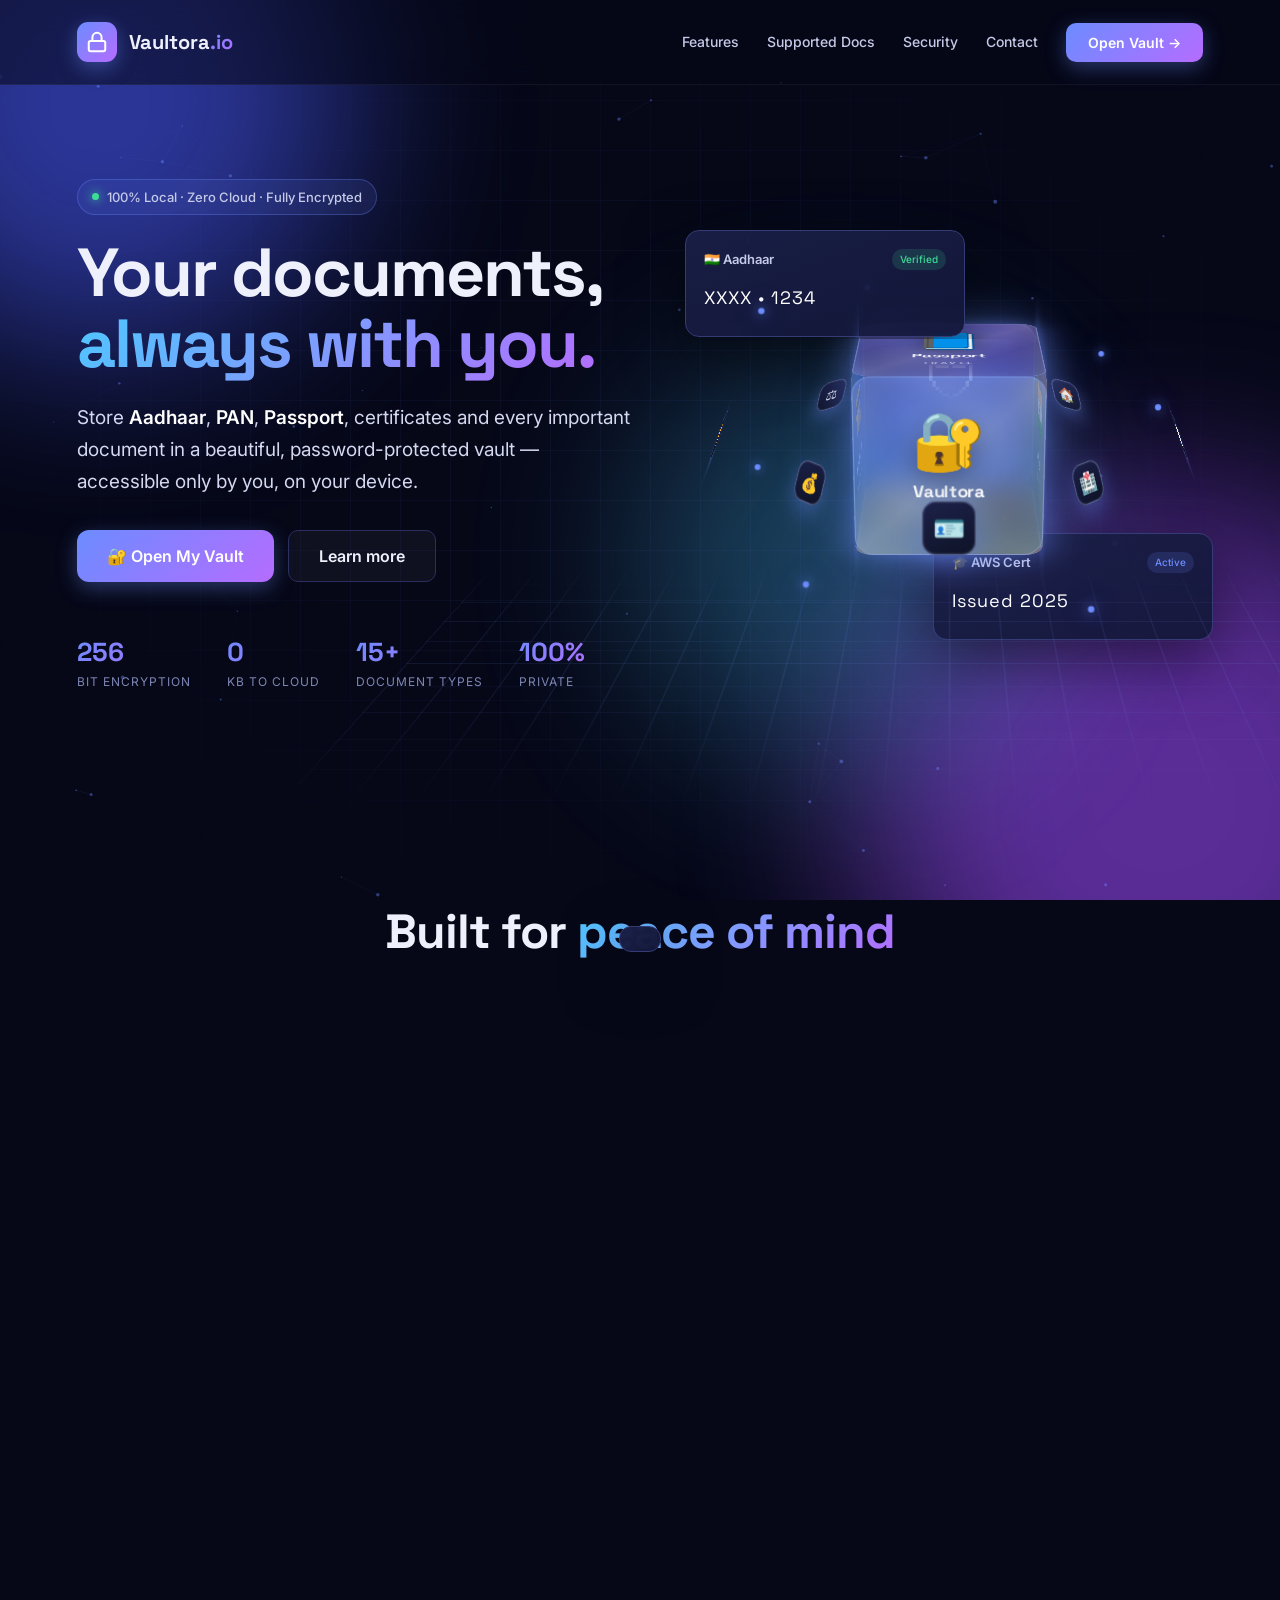
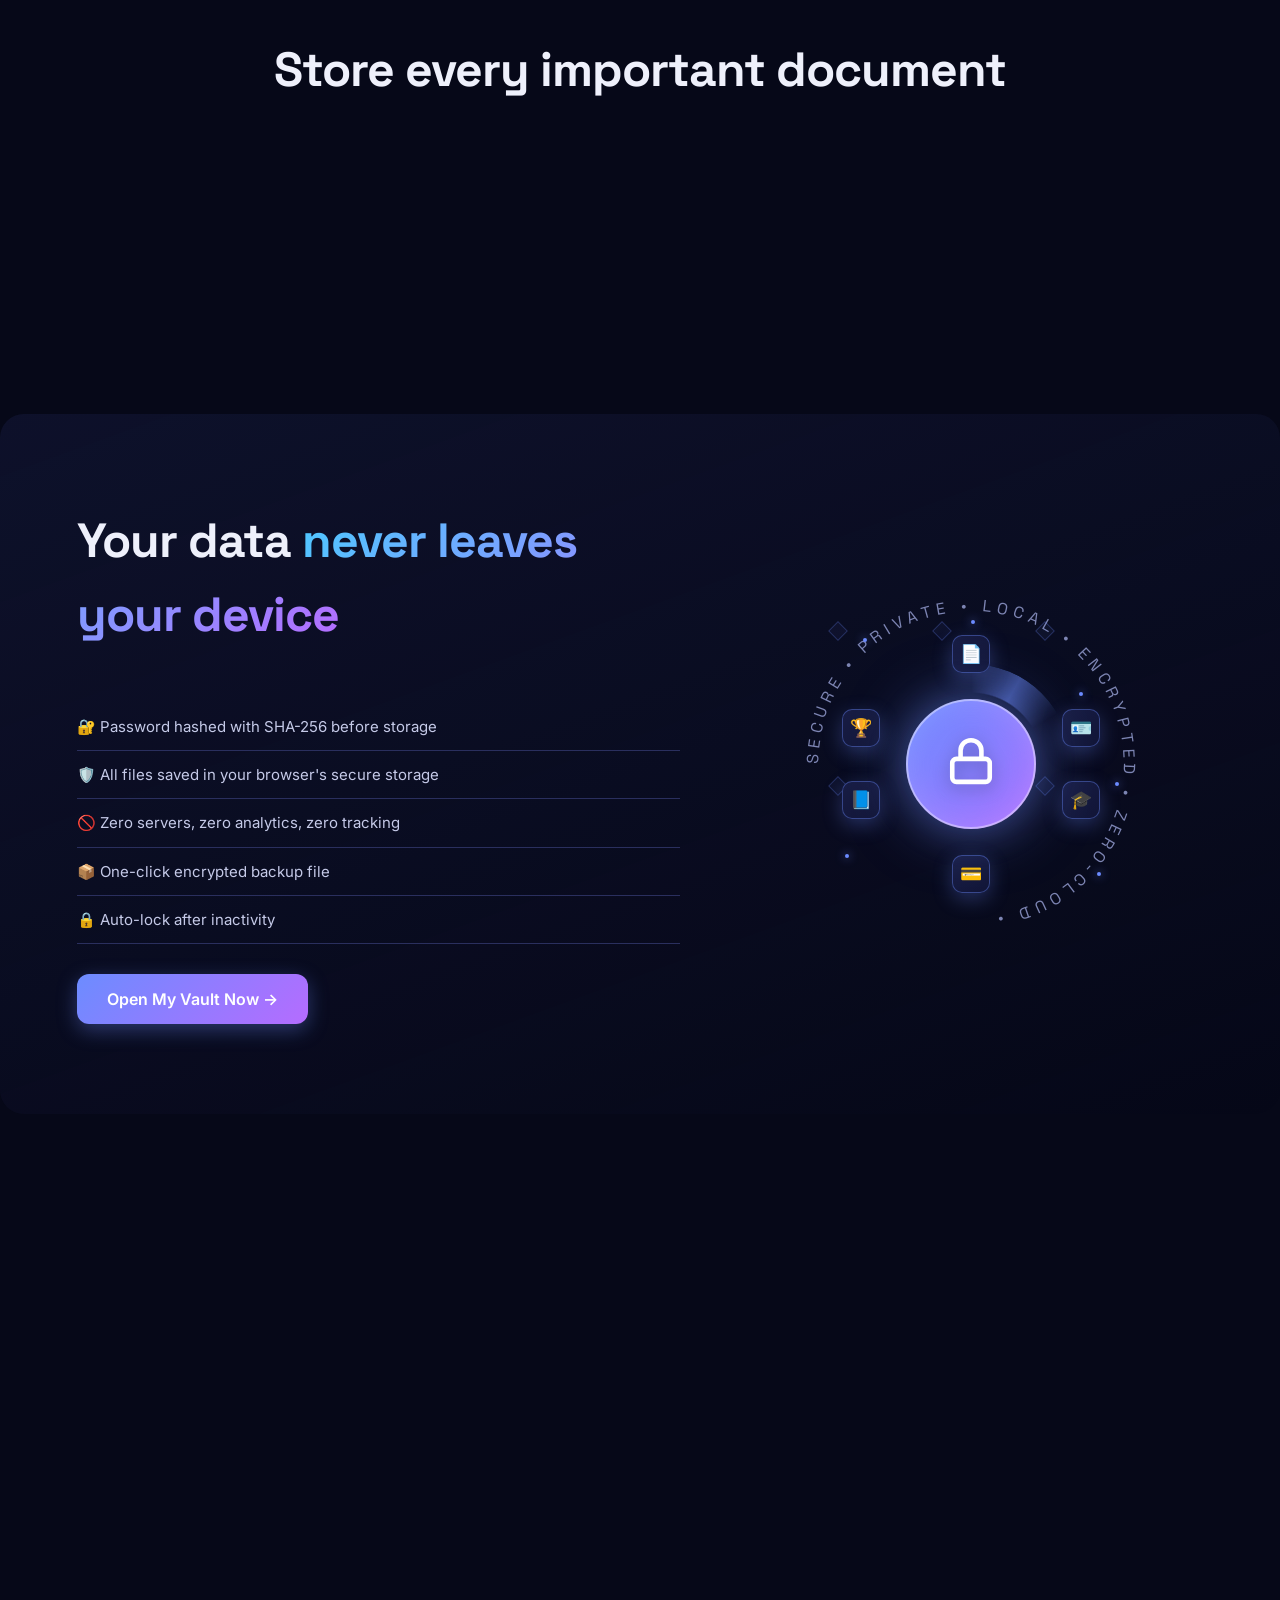
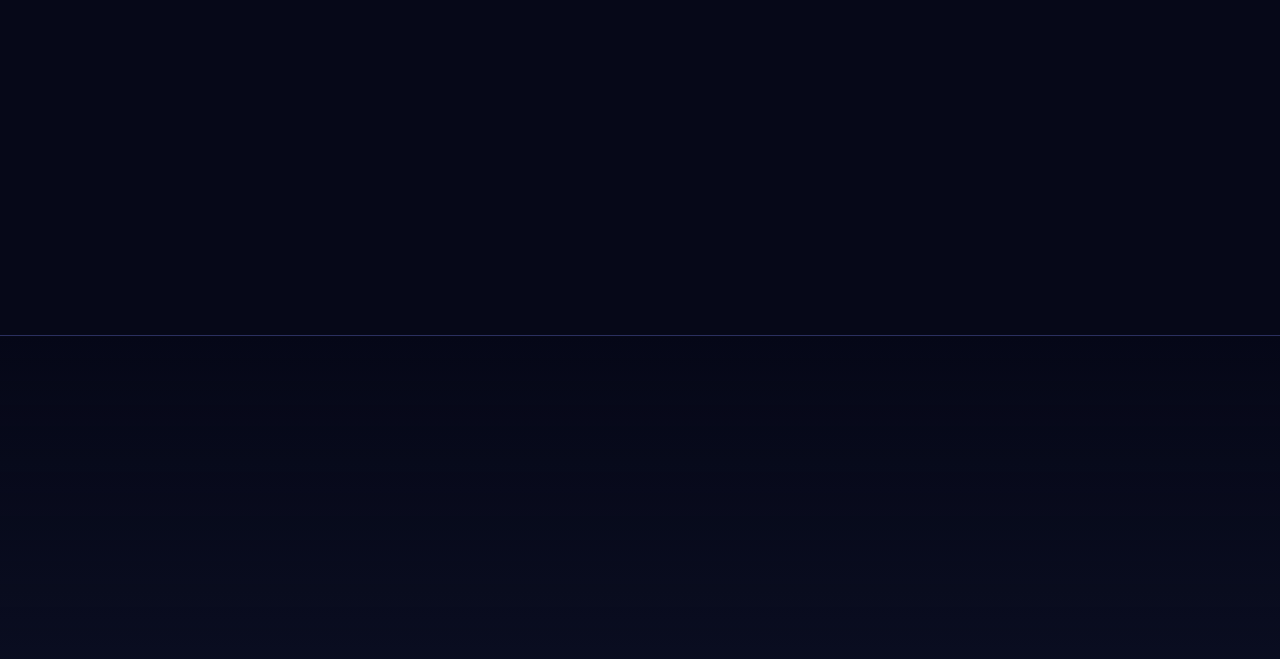
<file: index.html>
<!DOCTYPE html>
<html lang="en">
<head>
<meta charset="UTF-8" />
<meta name="viewport" content="width=device-width, initial-scale=1.0, viewport-fit=cover"/>
<meta name="theme-color" content="#0b1020"/>
<meta name="apple-mobile-web-app-capable" content="yes"/>
<meta name="apple-mobile-web-app-status-bar-style" content="black-translucent"/>
<meta name="mobile-web-app-capable" content="yes"/>
<meta name="description" content="Vaultora — Secure, local-first vault for storing Aadhaar, PAN, certificates and all your important documents."/>
<link rel="manifest" href="manifest.json"/>
<link rel="icon" href="data:image/svg+xml,%3Csvg xmlns='http://www.w3.org/2000/svg' viewBox='0 0 24 24'%3E%3Crect x='3' y='11' width='18' height='11' rx='2' fill='%236c8cff'/%3E%3Cpath d='M7 11V7a5 5 0 0110 0v4' stroke='%236c8cff' stroke-width='2' fill='none'/%3E%3C/svg%3E"/>
<title>Vaultora — Secure Digital Document & Certificate Vault</title>
<link rel="preconnect" href="https://fonts.googleapis.com">
<link rel="preconnect" href="https://fonts.gstatic.com" crossorigin>
<link href="https://fonts.googleapis.com/css2?family=Inter:wght@400;500;600;700;800&family=Space+Grotesk:wght@500;700&family=Playfair+Display:ital,wght@1,700&display=swap" rel="stylesheet">
<link rel="stylesheet" href="styles.css"/>
</head>
<body>

<!-- ANIMATED BACKGROUND -->
<div class="bg-anim">
  <div class="orb orb1"></div>
  <div class="orb orb2"></div>
  <div class="orb orb3"></div>
  <div class="grid-overlay"></div>
  <canvas id="particles"></canvas>
</div>

<!-- LANDING / HERO -->
<section id="landing" class="landing">
  <nav class="nav-top">
    <div class="logo">
      <div class="logo-mark">
        <svg viewBox="0 0 24 24" fill="none" stroke="currentColor" stroke-width="2.2">
          <rect x="3" y="11" width="18" height="11" rx="2"/>
          <path d="M7 11V7a5 5 0 0110 0v4"/>
        </svg>
      </div>
      <div class="logo-text">Vaultora<span>.io</span></div>
    </div>
    <button class="nav-burger" id="navBurger" aria-label="Menu">
      <span></span><span></span><span></span>
    </button>
    <div class="nav-links" id="navLinks">
      <a href="#features">Features</a>
      <a href="#docs">Supported Docs</a>
      <a href="#security">Security</a>
      <a href="#contact">Contact</a>
      <button id="goAppBtn" class="btn-primary">Open Vault →</button>
    </div>
  </nav>

  <div class="hero" id="heroSpot">
    <div class="hero-text">
      <div class="badge"><span class="dot"></span> 100% Local · Zero Cloud · Fully Encrypted</div>
      <h1>Your documents,<br/><span class="grad-text" id="rotateWord">safely vaulted.</span></h1>
      <p class="hero-sub">Store <b>Aadhaar</b>, <b>PAN</b>, <b>Passport</b>, certificates and every important document in a beautiful, password-protected vault — accessible only by you, on your device.</p>
      <div class="hero-cta">
        <button id="heroOpen" class="btn-primary big">🔐 Open My Vault</button>
        <button id="heroLearn" class="btn-ghost big">Learn more</button>
      </div>
      <div class="hero-stats">
        <div><b data-count="256">0</b><span>Bit Encryption</span></div>
        <div><b data-count="0">0</b><span>KB to Cloud</span></div>
        <div><b data-count="15" data-suffix="+">0</b><span>Document Types</span></div>
        <div><b data-count="100" data-suffix="%">0</b><span>Private</span></div>
      </div>
    </div>

    <div class="hero-visual" id="hero3D">
      <!-- 3D Stage -->
      <div class="stage-3d" id="stage3d">
        <!-- The Cube -->
        <div class="cube">
          <div class="face front">
            <div class="face-inner">
              <div class="face-icon">🔐</div>
              <div class="face-label">Vaultora</div>
              <div class="face-sub">SECURE</div>
            </div>
          </div>
          <div class="face back">
            <div class="face-inner">
              <div class="face-icon">🛡</div>
              <div class="face-label">Protected</div>
              <div class="face-sub">ENCRYPTED</div>
            </div>
          </div>
          <div class="face right">
            <div class="face-inner">
              <div class="face-icon">🇮🇳</div>
              <div class="face-label">Aadhaar</div>
              <div class="face-sub">UIDAI</div>
            </div>
          </div>
          <div class="face left">
            <div class="face-inner">
              <div class="face-icon">💳</div>
              <div class="face-label">PAN Card</div>
              <div class="face-sub">VERIFIED</div>
            </div>
          </div>
          <div class="face top">
            <div class="face-inner">
              <div class="face-icon">📘</div>
              <div class="face-label">Passport</div>
              <div class="face-sub">TRAVEL</div>
            </div>
          </div>
          <div class="face bottom">
            <div class="face-inner">
              <div class="face-icon">🎓</div>
              <div class="face-label">Certificates</div>
              <div class="face-sub">EARNED</div>
            </div>
          </div>
        </div>

        <!-- Orbiting docs in 3D -->
        <div class="orbit-3d ring-a">
          <span class="o3 o-1">📄</span>
          <span class="o3 o-2">🪪</span>
          <span class="o3 o-3">🏆</span>
          <span class="o3 o-4">🚗</span>
        </div>
        <div class="orbit-3d ring-b">
          <span class="o3 o-1">🏥</span>
          <span class="o3 o-2">💰</span>
          <span class="o3 o-3">⚖️</span>
          <span class="o3 o-4">🏠</span>
        </div>

        <!-- 3D particle field -->
        <div class="p3d-field">
          <span style="--x:-180px;--y:-120px;--z:80px;--d:0s"></span>
          <span style="--x:160px;--y:-90px;--z:-100px;--d:1s"></span>
          <span style="--x:-140px;--y:140px;--z:60px;--d:2s"></span>
          <span style="--x:170px;--y:110px;--z:-60px;--d:3s"></span>
          <span style="--x:-90px;--y:-160px;--z:-90px;--d:1.5s"></span>
          <span style="--x:130px;--y:160px;--z:90px;--d:2.5s"></span>
          <span style="--x:-200px;--y:30px;--z:-40px;--d:.5s"></span>
          <span style="--x:200px;--y:-30px;--z:40px;--d:3.5s"></span>
        </div>

        <!-- Floor grid -->
        <div class="floor-3d"></div>

        <!-- Glow plane -->
        <div class="glow-plane"></div>
      </div>

      <!-- Floating glass cards overlay (2D, in front) -->
      <div class="fc-overlay">
        <div class="float-card card-aadhaar">
          <div class="fc-head"><span>🇮🇳 Aadhaar</span><span class="fc-status">Verified</span></div>
          <div class="fc-num">XXXX • 1234</div>
        </div>
        <div class="float-card card-cert">
          <div class="fc-head"><span>🎓 AWS Cert</span><span class="fc-status ok">Active</span></div>
          <div class="fc-num">Issued 2025</div>
        </div>
      </div>
    </div>
  </div>

  <!-- FEATURES -->
  <section id="features" class="section">
    <h2 class="sec-title">Built for <span class="grad-text">peace of mind</span></h2>
    <div class="feat-grid">
      <div class="feat reveal">
        <div class="feat-icon">🔒</div>
        <h3>Master Password Lock</h3>
        <p>Your vault unlocks with a password only you know. Hashed locally, never transmitted.</p>
      </div>
      <div class="feat reveal">
        <div class="feat-icon">📂</div>
        <h3>15+ Document Types</h3>
        <p>Aadhaar, PAN, Passport, Driving License, Voter ID, Marksheets, Certificates & more.</p>
      </div>
      <div class="feat reveal">
        <div class="feat-icon">⚡</div>
        <h3>Instant Search</h3>
        <p>Find any document in milliseconds — by name, tag, issuer, or number.</p>
      </div>
      <div class="feat reveal">
        <div class="feat-icon">⏰</div>
        <h3>Expiry Reminders</h3>
        <p>Auto-flags documents expiring soon. Never miss a renewal again.</p>
      </div>
      <div class="feat reveal">
        <div class="feat-icon">📱</div>
        <h3>Works Offline</h3>
        <p>No internet? No problem. Your vault is fully functional 24×7, anywhere.</p>
      </div>
      <div class="feat reveal">
        <div class="feat-icon">⬇</div>
        <h3>Backup & Restore</h3>
        <p>Export your encrypted vault anytime — restore on any device in one click.</p>
      </div>
    </div>
  </section>

  <!-- SUPPORTED DOCS -->
  <section id="docs" class="section">
    <h2 class="sec-title">Store every important document</h2>
    <div class="doc-types">
      <div class="dt reveal">🇮🇳 Aadhaar Card</div>
      <div class="dt reveal">💳 PAN Card</div>
      <div class="dt reveal">📘 Passport</div>
      <div class="dt reveal">🚗 Driving License</div>
      <div class="dt reveal">🗳️ Voter ID</div>
      <div class="dt reveal">🎓 Degree / Marksheet</div>
      <div class="dt reveal">🏆 Certificates</div>
      <div class="dt reveal">🏥 Medical Reports</div>
      <div class="dt reveal">🏠 Property Papers</div>
      <div class="dt reveal">💰 Bank Documents</div>
      <div class="dt reveal">⚖️ Legal Papers</div>
      <div class="dt reveal">🚙 RC / Insurance</div>
      <div class="dt reveal">👶 Birth Certificate</div>
      <div class="dt reveal">💼 Employment</div>
      <div class="dt reveal">📄 Other</div>
    </div>
  </section>

  <!-- SECURITY -->
  <section id="security" class="section sec-security">
    <div class="sec-flex">
      <div>
        <h2 class="sec-title left">Your data <span class="grad-text">never leaves your device</span></h2>
        <ul class="sec-list">
          <li>🔐 Password hashed with SHA-256 before storage</li>
          <li>🛡️ All files saved in your browser's secure storage</li>
          <li>🚫 Zero servers, zero analytics, zero tracking</li>
          <li>📦 One-click encrypted backup file</li>
          <li>🔒 Auto-lock after inactivity</li>
        </ul>
        <button id="ctaOpen" class="btn-primary big">Open My Vault Now →</button>
      </div>
      <div class="vault-illus">
        <!-- Outer rotating ring with text -->
        <svg class="orbit-text" viewBox="0 0 200 200">
          <defs>
            <path id="textCircle" d="M 100,100 m -85,0 a 85,85 0 1,1 170,0 a 85,85 0 1,1 -170,0"/>
          </defs>
          <text fill="#7d85b3" font-size="9" letter-spacing="3" font-family="'Space Grotesk',monospace">
            <textPath href="#textCircle">SECURE • PRIVATE • LOCAL • ENCRYPTED • ZERO-CLOUD • </textPath>
          </text>
        </svg>

        <!-- Hex grid -->
        <div class="hex-grid">
          <div class="hex"></div><div class="hex"></div><div class="hex"></div>
          <div class="hex"></div><div class="hex"></div><div class="hex"></div>
        </div>

        <!-- Scan beam -->
        <div class="scan-beam"></div>

        <!-- Orbiting docs -->
        <div class="orbit">
          <div class="orb-doc d1">📄</div>
          <div class="orb-doc d2">🪪</div>
          <div class="orb-doc d3">🎓</div>
          <div class="orb-doc d4">💳</div>
          <div class="orb-doc d5">📘</div>
          <div class="orb-doc d6">🏆</div>
        </div>

        <!-- Inner vault core -->
        <div class="vault-core">
          <div class="vault-glow"></div>
          <div class="vault-icon">
            <svg viewBox="0 0 24 24" fill="none" stroke="white" stroke-width="2.2">
              <rect x="3" y="11" width="18" height="11" rx="2"/>
              <path d="M7 11V7a5 5 0 0110 0v4"/>
            </svg>
          </div>
          <div class="vault-pulse"></div>
        </div>

        <!-- Floating particles -->
        <span class="vp" style="--x:20%;--y:15%;--d:0s"></span>
        <span class="vp" style="--x:80%;--y:30%;--d:1s"></span>
        <span class="vp" style="--x:15%;--y:75%;--d:2s"></span>
        <span class="vp" style="--x:85%;--y:80%;--d:1.5s"></span>
        <span class="vp" style="--x:50%;--y:10%;--d:.5s"></span>
        <span class="vp" style="--x:90%;--y:55%;--d:2.5s"></span>
      </div>
    </div>
  </section>

  <!-- CONTACT SECTION -->
  <section id="contact" class="section sec-contact">
    <div class="contact-bg-deco">
      <div class="contact-blob b1"></div>
      <div class="contact-blob b2"></div>
    </div>

    <div class="contact-wrap reveal">
      <div class="contact-head">
        <span class="badge reveal"><span class="dot"></span> GET IN TOUCH</span>
        <h2 class="sec-title reveal">Have a question? <span class="grad-text">Let's talk.</span></h2>
        <p class="contact-sub reveal">Reach out anytime — happy to help with setup, feedback, or feature requests.<br/>We typically respond within a few hours.</p>
      </div>

      <div class="cc-list">
        <a href="https://wa.me/917207068780" target="_blank" class="cc-row reveal" style="--c:#25D366">
          <div class="cr-icon">
            <svg viewBox="0 0 24 24" fill="white"><path d="M17.472 14.382c-.297-.149-1.758-.867-2.03-.967-.273-.099-.471-.148-.67.15-.197.297-.767.966-.94 1.164-.173.199-.347.223-.644.075-.297-.15-1.255-.463-2.39-1.475-.883-.788-1.48-1.761-1.653-2.059-.173-.297-.018-.458.13-.606.134-.133.298-.347.446-.52.149-.174.198-.298.298-.497.099-.198.05-.371-.025-.52-.075-.149-.669-1.612-.916-2.207-.242-.579-.487-.5-.669-.51-.173-.008-.371-.01-.57-.01-.198 0-.52.074-.792.372-.272.297-1.04 1.016-1.04 2.479 0 1.462 1.065 2.875 1.213 3.074.149.198 2.096 3.2 5.077 4.487.709.306 1.262.489 1.694.625.712.227 1.36.195 1.871.118.571-.085 1.758-.719 2.006-1.413.248-.694.248-1.289.173-1.413-.074-.124-.272-.198-.57-.347m-5.421 7.403h-.004a9.87 9.87 0 01-5.031-1.378l-.361-.214-3.741.982.998-3.648-.235-.374a9.86 9.86 0 01-1.51-5.26c.001-5.45 4.436-9.884 9.888-9.884 2.64 0 5.122 1.03 6.988 2.898a9.825 9.825 0 012.893 6.994c-.003 5.45-4.437 9.884-9.885 9.884m8.413-18.297A11.815 11.815 0 0012.05 0C5.495 0 .16 5.335.157 11.892c0 2.096.547 4.142 1.588 5.945L.057 24l6.305-1.654a11.882 11.882 0 005.683 1.448h.005c6.554 0 11.89-5.335 11.893-11.893a11.821 11.821 0 00-3.48-8.413z"/></svg>
          </div>
          <div class="cr-info">
            <h3>WhatsApp</h3>
            <span>FASTEST REPLY</span>
          </div>
          <span class="cr-arrow">→</span>
        </a>

        <a href="tel:+917207068780" class="cc-row reveal" style="--c:#4cc9ff">
          <div class="cr-icon">
            <svg viewBox="0 0 24 24" fill="none" stroke="white" stroke-width="2" stroke-linecap="round" stroke-linejoin="round"><path d="M22 16.92v3a2 2 0 0 1-2.18 2 19.79 19.79 0 0 1-8.63-3.07 19.5 19.5 0 0 1-6-6 19.79 19.79 0 0 1-3.07-8.67A2 2 0 0 1 4.11 2h3a2 2 0 0 1 2 1.72 12.84 12.84 0 0 0 .7 2.81 2 2 0 0 1-.45 2.11L8.09 9.91a16 16 0 0 0 6 6l1.27-1.27a2 2 0 0 1 2.11-.45 12.84 12.84 0 0 0 2.81.7A2 2 0 0 1 22 16.92z"/></svg>
          </div>
          <div class="cr-info">
            <h3>Call</h3>
            <span>+91 72070 68780</span>
          </div>
          <span class="cr-arrow">→</span>
        </a>

        <a href="mailto:charanzoe07@gmail.com" class="cc-row reveal" style="--c:#ec407a">
          <div class="cr-icon">
            <svg viewBox="0 0 24 24" fill="none" stroke="white" stroke-width="2" stroke-linecap="round" stroke-linejoin="round"><path d="M4 4h16c1.1 0 2 .9 2 2v12c0 1.1-.9 2-2 2H4c-1.1 0-2-.9-2-2V6c0-1.1.9-2 2-2z"/><polyline points="22,6 12,13 2,6"/></svg>
          </div>
          <div class="cr-info">
            <h3>Email</h3>
            <span>charanzoe07@gmail.com</span>
          </div>
          <span class="cr-arrow">→</span>
        </a>
      </div>
    </div>
  </section>

  <footer class="foot">
    <div class="foot-grid">
      <div>
        <div class="logo" style="margin-bottom:10px">
          <div class="logo-mark"><svg viewBox="0 0 24 24" fill="none" stroke="currentColor" stroke-width="2.2"><rect x="3" y="11" width="18" height="11" rx="2"/><path d="M7 11V7a5 5 0 0110 0v4"/></svg></div>
          <div class="logo-text">Vaultora<span>.io</span></div>
        </div>
        <p class="foot-tag">Your private document & certificate vault. 100% local, zero cloud.</p>
      </div>
      <div>
        <h5>Quick Links</h5>
        <a href="#features">Features</a>
        <a href="#docs">Supported Docs</a>
        <a href="#security">Security</a>
        <a href="#contact">Contact</a>
      </div>
      <div>
        <h5>Connect</h5>
        <a href="tel:+917207068780">📞 +91 72070 68780</a>
        <a href="mailto:charanzoe07@gmail.com">✉ charanzoe07@gmail.com</a>
        <a href="https://wa.me/917207068780" target="_blank">💬 WhatsApp</a>
      </div>
    </div>
    <div class="foot-bottom">
      <p>© 2026 Vaultora — Made with ❤ for your privacy.</p>
    </div>
  </footer>

</section>

<!-- LOCK SCREEN -->
<div id="lockScreen" class="lock-screen hidden">
  <div class="lock-shell">

    <!-- LEFT: Brand / animation panel -->
    <div class="lock-left">
      <div class="ll-top">
        <div class="ll-brand">
          <div class="logo-mark">
            <svg viewBox="0 0 24 24" fill="none" stroke="currentColor" stroke-width="2.2">
              <rect x="3" y="11" width="18" height="11" rx="2"/>
              <path d="M7 11V7a5 5 0 0110 0v4"/>
            </svg>
          </div>
          <span>Vaultora</span>
        </div>
      </div>

      <!-- Animated lock visual -->
      <div class="ll-visual">
        <div class="ll-rings">
          <span></span><span></span><span></span><span></span>
        </div>
        <div class="ll-shield">
          <svg viewBox="0 0 100 100">
            <defs>
              <linearGradient id="lsg" x1="0" y1="0" x2="1" y2="1">
                <stop offset="0%" stop-color="#6c8cff"/>
                <stop offset="100%" stop-color="#b56cff"/>
              </linearGradient>
            </defs>
            <path d="M50 6 L88 22 V52 C88 76 70 92 50 96 C30 92 12 76 12 52 V22 Z"
                  fill="url(#lsg)" opacity=".25"/>
            <path d="M50 6 L88 22 V52 C88 76 70 92 50 96 C30 92 12 76 12 52 V22 Z"
                  fill="none" stroke="url(#lsg)" stroke-width="1.5"/>
          </svg>
          <div class="ll-keyhole">
            <svg viewBox="0 0 24 24" fill="none" stroke="white" stroke-width="2.2">
              <rect x="3" y="11" width="18" height="11" rx="2"/>
              <path d="M7 11V7a5 5 0 0110 0v4"/>
            </svg>
          </div>
          <div class="ll-scan"></div>
        </div>
        <div class="ll-orbit-mini">
          <span style="--i:0">📄</span>
          <span style="--i:1">🪪</span>
          <span style="--i:2">🎓</span>
          <span style="--i:3">💳</span>
          <span style="--i:4">📘</span>
        </div>
      </div>

      <!-- Trust badges -->
      <div class="ll-trust">
        <div class="trust-item"><b>🔐</b><span>SHA-256<br/>Hashed</span></div>
        <div class="trust-item"><b>🛡</b><span>Local<br/>Storage</span></div>
        <div class="trust-item"><b>🚫</b><span>No<br/>Tracking</span></div>
      </div>

      <p class="ll-quote">"Your documents. Your device. Your control."</p>
    </div>

    <!-- RIGHT: Form panel -->
    <div class="lock-right">
      <button class="lock-back" id="backLanding">← Back</button>

      <div class="lr-content">
        <!-- Mode pill -->
        <div class="mode-pill" id="modePill">🔐 SECURE LOGIN</div>

        <h1 id="lockTitle">Welcome Back</h1>
        <p class="lock-sub" id="lockSub">Unlock your vault to access documents</p>

        <!-- Password field -->
        <div class="lr-field">
          <label for="masterPass">Master Password</label>
          <div class="pass-wrap">
            <input type="password" id="masterPass" placeholder="••••••••" autocomplete="off"/>
            <button type="button" class="eye" id="eyeBtn" tabindex="-1">👁</button>
          </div>
        </div>

        <!-- Confirm field (only first time) -->
        <div class="lr-field hidden" id="confirmWrap">
          <label for="confirmPass">Confirm Password</label>
          <div class="pass-wrap">
            <input type="password" id="confirmPass" placeholder="Re-enter password" autocomplete="off"/>
          </div>
        </div>

        <!-- Strength bar (first time only) -->
        <div class="strength-wrap hidden" id="strengthWrap">
          <div class="strength-bar"><div id="lockStrength"></div></div>
          <small id="lockStrengthText" class="muted">Strength: —</small>
        </div>

        <!-- Error message -->
        <div class="lock-error hidden" id="lockError">
          <span>⚠</span><span id="lockErrorText">Wrong password</span>
        </div>

        <button id="unlockBtn" class="lr-submit">
          <span class="lr-icon">🔓</span>
          <span class="lr-label">Unlock Vault</span>
          <span class="lr-arrow">→</span>
        </button>

        <p class="lock-hint" id="lockHint">Enter your master password to continue.</p>

        <div class="lr-divider"><span>OR</span></div>

        <div class="lr-actions">
          <button class="lr-link" id="forgotBtn">🔑 Forgot password?</button>
        </div>

        <div class="lr-footer">
          <span class="dot-live"></span> Encrypted · Local only · Never uploaded
        </div>
      </div>
    </div>
  </div>
</div>

<!-- RECOVERY SETUP (shown after first vault creation) -->
<div class="modal hidden" id="recoverySetupModal">
  <div class="modal-card">
    <div class="modal-head">
      <h2>🔑 Set Up Recovery</h2>
      <button class="close" data-close>✕</button>
    </div>
    <div class="modal-body">
      <p class="muted" style="margin-top:0">Your password is encrypted and <b>cannot be recovered</b>. Set up at least one of these so you don't lose access to your vault.</p>

      <h3 style="margin-top:18px;font-family:'Space Grotesk',sans-serif;font-size:15px">📥 Recovery Key</h3>
      <p class="muted">Save this key somewhere safe. Use it to reset your password later.</p>

      <!-- Length picker -->
      <div class="key-length">
        <label class="kl-label">Choose key length (your wish)</label>
        <div class="kl-chips">
          <button type="button" class="kl-chip active" data-len="6">6</button>
          <button type="button" class="kl-chip" data-len="8">8</button>
          <button type="button" class="kl-chip" data-len="10">10</button>
          <button type="button" class="kl-chip" data-len="12">12</button>
          <button type="button" class="kl-chip" data-len="16">16</button>
          <button type="button" class="kl-chip" data-len="custom">Custom</button>
        </div>
        <input type="number" id="customLen" class="hidden" min="4" max="128" placeholder="Type any length you want" value="6"/>
        <div class="kl-meta"><span id="keyStrength">●●○○ Fair</span><span id="keyChars">6 chars</span></div>
      </div>

      <div class="recovery-key" id="recoveryKey">XXXX-XXXX-XXXX-XXXX</div>
      <div class="rk-actions">
        <button type="button" class="ghost" id="regenKeyBtn">🔄 Regenerate</button>
        <button type="button" class="ghost" id="copyKeyBtn">📋 Copy</button>
        <button type="button" class="ghost" id="downloadKeyBtn">⬇ Download</button>
      </div>

      <hr/>

      <h3 style="font-family:'Space Grotesk',sans-serif;font-size:15px">❓ Security Question</h3>
      <p class="muted">A backup way to recover access.</p>
      <label>Choose a question
        <select id="recQuestion">
          <option value="pet">What was the name of your first pet?</option>
          <option value="city">In which city were you born?</option>
          <option value="school">Name of your first school?</option>
          <option value="mother">Your mother's maiden name?</option>
          <option value="teacher">Favorite childhood teacher?</option>
          <option value="custom">Custom question...</option>
        </select>
      </label>
      <label class="hidden" id="customQWrap">Custom question
        <input type="text" id="recCustomQ" placeholder="Enter your custom question"/>
      </label>
      <label>Your answer
        <input type="text" id="recAnswer" placeholder="Answer (case-insensitive)"/>
      </label>

      <div class="modal-foot rec-foot">
        <button type="button" class="ghost" id="skipRecBtn">Skip → Enter Vault</button>
        <button type="button" class="primary" id="saveRecBtn">✓ Save & Enter Vault</button>
      </div>
    </div>
  </div>
</div>

<!-- FORGOT PASSWORD MODAL -->
<div class="modal hidden" id="forgotModal">
  <div class="modal-card">
    <div class="modal-head">
      <h2>🔑 Recover Access</h2>
      <button class="close" data-close>✕</button>
    </div>
    <div class="modal-body">
      <div class="rec-tabs">
        <button class="rtab active" data-rtab="key">📥 Recovery Key</button>
        <button class="rtab" data-rtab="question">❓ Security Q</button>
        <button class="rtab" data-rtab="reset">🗑 Reset Vault</button>
      </div>

      <!-- KEY -->
      <div class="rtab-panel active" data-rpanel="key">
        <p class="muted">Enter the recovery key you saved (any length, with or without dashes).</p>
        <label>Recovery Key
          <input type="text" id="recKeyInput" placeholder="Type your recovery key" autocapitalize="characters" autocorrect="off" spellcheck="false" style="text-transform:uppercase;font-family:'Space Grotesk',monospace;letter-spacing:2px"/>
        </label>
        <label>New Password
          <input type="password" id="recNewPass" placeholder="Min 6 characters"/>
        </label>
        <label>Confirm New Password
          <input type="password" id="recNewPass2" placeholder="Re-enter password"/>
        </label>
        <button class="primary" id="recoverByKeyBtn">🔓 Reset Password</button>
        <p class="muted small" id="noKeyMsg" style="margin-top:12px"></p>
      </div>

      <!-- QUESTION -->
      <div class="rtab-panel" data-rpanel="question">
        <p class="muted">Answer the security question you set up.</p>
        <div class="question-box" id="questionDisplay">No security question set</div>
        <label>Your Answer
          <input type="text" id="recAnswerInput" placeholder="Your answer"/>
        </label>
        <label>New Password
          <input type="password" id="recQNewPass" placeholder="Min 6 characters"/>
        </label>
        <label>Confirm New Password
          <input type="password" id="recQNewPass2" placeholder="Re-enter password"/>
        </label>
        <button class="primary" id="recoverByQBtn">🔓 Reset Password</button>
      </div>

      <!-- RESET -->
      <div class="rtab-panel" data-rpanel="reset">
        <div class="warn-box">
          <h4>⚠ Last Resort: Wipe & Start Over</h4>
          <p>If you have neither your recovery key nor your security answer, the only option is to <b>permanently delete all documents</b> and create a fresh vault. <span style="color:var(--red)">This cannot be undone.</span></p>
        </div>
        <button class="ghost danger" id="wipeVaultBtn" style="width:100%;padding:13px;font-size:14px">🗑 Wipe Vault & Reset</button>
      </div>
    </div>
  </div>
</div>

<!-- APP -->
<div id="app" class="app hidden">

  <aside class="sidebar">
    <div class="brand">
      <div class="logo-mark sm">
        <svg viewBox="0 0 24 24" fill="none" stroke="currentColor" stroke-width="2.2">
          <rect x="3" y="11" width="18" height="11" rx="2"/>
          <path d="M7 11V7a5 5 0 0110 0v4"/>
        </svg>
      </div>
      <span>Vaultora</span>
    </div>

    <button class="add-btn" id="addBtn">
      <span>+</span> Add Document
    </button>

    <nav class="nav">
      <h4>Library</h4>
      <ul id="categoryList">
        <li class="active" data-cat="all">📁 All Documents</li>
        <li data-cat="favorites">⭐ Favorites</li>
        <li data-cat="expiring">⏰ Expiring Soon</li>
      </ul>
      <h4>Identity</h4>
      <ul>
        <li data-cat="aadhaar">🇮🇳 Aadhaar</li>
        <li data-cat="pan">💳 PAN Card</li>
        <li data-cat="passport">📘 Passport</li>
        <li data-cat="dl">🚗 Driving License</li>
        <li data-cat="voter">🗳️ Voter ID</li>
        <li data-cat="birth">👶 Birth Certificate</li>
      </ul>
      <h4>Education</h4>
      <ul>
        <li data-cat="certificate">🏆 Certificates</li>
        <li data-cat="degree">🎓 Degree / Marksheet</li>
      </ul>
      <h4>Other</h4>
      <ul>
        <li data-cat="medical">🏥 Medical</li>
        <li data-cat="financial">💰 Financial</li>
        <li data-cat="legal">⚖️ Legal</li>
        <li data-cat="vehicle">🚙 Vehicle (RC/Ins)</li>
        <li data-cat="property">🏠 Property</li>
        <li data-cat="employment">💼 Employment</li>
        <li data-cat="other">📄 Other</li>
      </ul>
    </nav>

    <div class="sidebar-footer">
      <button id="settingsBtn" class="ghost">⚙ Settings & Security</button>
      <button id="exportBtn" class="ghost">⬇ Export Backup</button>
      <button id="importBtn" class="ghost">⬆ Import Backup</button>
      <button id="lockBtn" class="ghost">🔒 Lock Vault</button>
    </div>
  </aside>

  <main class="main">
    <header class="topbar">
      <button class="menu-toggle" id="menuToggle" aria-label="Menu">☰</button>
      <div class="search-wrap">
        <span class="search-icon">🔍</span>
        <input type="text" id="searchInput" placeholder="Search documents, tags, issuers, numbers..."/>
      </div>
      <div class="topbar-info">
        <div class="view-toggle">
          <button class="vt active" data-view="grid" title="Grid">▦</button>
          <button class="vt" data-view="list" title="List">☰</button>
        </div>
        <span id="docCount" class="count-pill">0 docs</span>
      </div>
    </header>

    <!-- CATEGORY HERO BANNER -->
    <div class="cat-hero" id="catHero">
      <div class="cat-hero-bg" id="catHeroBg"></div>
      <div class="cat-hero-content">
        <div class="cat-hero-icon" id="catHeroIcon">📁</div>
        <div>
          <h1 id="catHeroTitle">All Documents</h1>
          <p id="catHeroSub">Browse your complete vault</p>
        </div>
      </div>
    </div>
    <section class="content" id="content">
      <!-- STATS DASHBOARD -->
      <div class="stats-dash" id="statsDash">
        <div class="stat-card stat-1">
          <div class="stat-icon">📂</div>
          <div class="stat-info"><b id="statTotal">0</b><span>Total Documents</span></div>
        </div>
        <div class="stat-card stat-2">
          <div class="stat-icon">⭐</div>
          <div class="stat-info"><b id="statFav">0</b><span>Favorites</span></div>
        </div>
        <div class="stat-card stat-3">
          <div class="stat-icon">⏰</div>
          <div class="stat-info"><b id="statExp">0</b><span>Expiring Soon</span></div>
        </div>
        <div class="stat-card stat-4">
          <div class="stat-icon">📎</div>
          <div class="stat-info"><b id="statFiles">0</b><span>With Files</span></div>
        </div>
      </div>
      <div class="empty-state" id="emptyState">
        <!-- 3D Empty Vault Scene -->
        <div class="empty-3d">
          <div class="e3d-stage">
            <!-- Floating documents in 3D -->
            <div class="e3d-doc d1">🇮🇳</div>
            <div class="e3d-doc d2">💳</div>
            <div class="e3d-doc d3">🎓</div>
            <div class="e3d-doc d4">📘</div>
            <div class="e3d-doc d5">🏆</div>
            <div class="e3d-doc d6">🚗</div>

            <!-- Center vault -->
            <div class="e3d-vault">
              <div class="e3d-vault-glow"></div>
              <div class="e3d-vault-core">
                <svg viewBox="0 0 24 24" fill="none" stroke="white" stroke-width="2">
                  <rect x="3" y="11" width="18" height="11" rx="2"/>
                  <path d="M7 11V7a5 5 0 0110 0v4"/>
                </svg>
              </div>
              <div class="e3d-ring r1"></div>
              <div class="e3d-ring r2"></div>
              <div class="e3d-ring r3"></div>
            </div>

            <!-- Floor reflection -->
            <div class="e3d-floor"></div>
          </div>
        </div>

        <h2>Your vault is empty</h2>
        <p>Click <b>+ Add Document</b> to safely store your first Aadhaar, certificate, or any document.</p>
        <button class="btn-primary" id="emptyAdd">+ Add Your First Document</button>
      </div>
      <div class="grid" id="docGrid"></div>
    </section>
  </main>
</div>

<!-- ADD/EDIT MODAL -->
<div class="modal hidden" id="docModal">
  <div class="modal-card">
    <div class="modal-head">
      <h2 id="modalTitle">Add Document</h2>
      <button class="close" data-close>✕</button>
    </div>
    <form id="docForm" class="modal-body">
      <label>Document Name *
        <input type="text" id="fName" required placeholder="e.g. My Aadhaar Card"/>
      </label>
      <div class="row">
        <label>Category
          <select id="fCategory">
            <option value="aadhaar">🇮🇳 Aadhaar Card</option>
            <option value="pan">💳 PAN Card</option>
            <option value="passport">📘 Passport</option>
            <option value="dl">🚗 Driving License</option>
            <option value="voter">🗳️ Voter ID</option>
            <option value="birth">👶 Birth Certificate</option>
            <option value="certificate">🏆 Certificate</option>
            <option value="degree">🎓 Degree / Marksheet</option>
            <option value="medical">🏥 Medical</option>
            <option value="financial">💰 Financial</option>
            <option value="legal">⚖️ Legal</option>
            <option value="vehicle">🚙 Vehicle (RC/Insurance)</option>
            <option value="property">🏠 Property</option>
            <option value="employment">💼 Employment</option>
            <option value="other">📄 Other</option>
          </select>
        </label>
        <label>Issuer / Issued by
          <input type="text" id="fIssuer" placeholder="e.g. UIDAI, Govt of India..."/>
        </label>
      </div>
      <div class="row">
        <label>Document Number
          <input type="text" id="fNumber" placeholder="ID / Reg / Roll number"/>
        </label>
        <label>Issue Date
          <input type="date" id="fIssue"/>
        </label>
        <label>Expiry Date
          <input type="date" id="fExpiry"/>
        </label>
      </div>
      <label>Holder Name
        <input type="text" id="fHolder" placeholder="Name as on document"/>
      </label>
      <label>Tags (comma separated)
        <input type="text" id="fTags" placeholder="personal, kyc, 2025"/>
      </label>
      <label>Notes
        <textarea id="fNotes" rows="2" placeholder="Anything to remember..."></textarea>
      </label>
      <label class="upload-label">Upload File (PDF / Image, max 8MB)
        <div class="dropzone" id="dropzone">
          <input type="file" id="fFile" accept="image/*,application/pdf"/>
          <div class="dz-content">
            <div class="dz-icon">📎</div>
            <div>Drop file here or <b>click to browse</b></div>
            <small id="fileInfo" class="muted"></small>
          </div>
        </div>
      </label>
      <div class="modal-foot">
        <button type="button" class="ghost" data-close>Cancel</button>
        <button type="submit" class="primary">💾 Save to Vault</button>
      </div>
    </form>
  </div>
</div>

<!-- VIEW MODAL -->
<div class="modal hidden" id="viewModal">
  <div class="modal-card big">
    <div class="modal-head">
      <h2 id="viewTitle">Document</h2>
      <div class="head-actions">
        <button class="ghost" id="favBtn">⭐</button>
        <button class="ghost" id="editBtn">✏ Edit</button>
        <button class="ghost danger" id="delBtn">🗑 Delete</button>
        <button class="close" data-close>✕</button>
      </div>
    </div>
    <div class="modal-body" id="viewBody"></div>
  </div>
</div>

<!-- SETTINGS / SECURITY MODAL -->
<div class="modal hidden" id="settingsModal">
  <div class="modal-card">
    <div class="modal-head">
      <h2>⚙ Settings & Security</h2>
      <button class="close" data-close>✕</button>
    </div>
    <div class="modal-body settings-body">
      <div class="settings-tabs">
        <button class="stab active" data-tab="security">🔒 Security</button>
        <button class="stab" data-tab="appearance">🎨 Appearance</button>
        <button class="stab" data-tab="data">💾 Data</button>
        <button class="stab" data-tab="about">ℹ About</button>
      </div>

      <!-- SECURITY TAB -->
      <div class="stab-panel active" data-panel="security">
        <h3>Change Master Password</h3>
        <p class="muted">Use a strong password — it's the only key to your vault.</p>
        <label>Current Password
          <input type="password" id="curPass" placeholder="Enter current password"/>
        </label>
        <label>New Password
          <input type="password" id="newPass" placeholder="Min 6 characters"/>
          <div class="strength-bar"><div id="strengthFill"></div></div>
          <small id="strengthText" class="muted">Strength: —</small>
        </label>
        <label>Confirm New Password
          <input type="password" id="newPass2" placeholder="Re-enter new password"/>
        </label>
        <button class="primary" id="changePassBtn">🔐 Change Password</button>

        <hr/>

        <h3>Recovery Options</h3>
        <p class="muted">Set up a recovery key & security question so you never lose access.</p>
        <div class="rec-status" id="recStatus">
          <div class="rec-item" id="recKeyStatus"><span>📥 Recovery Key</span><b>Not set</b></div>
          <div class="rec-item" id="recQStatus"><span>❓ Security Question</span><b>Not set</b></div>
        </div>
        <button class="ghost" id="setupRecBtn" style="width:100%;padding:11px;margin-top:10px">⚙ Set Up / Update Recovery</button>

        <hr/>

        <h3>Auto-Lock</h3>
        <p class="muted">Automatically lock vault after inactivity.</p>
        <label>Lock after
          <select id="autoLock">
            <option value="0">Never</option>
            <option value="60">1 minute</option>
            <option value="300">5 minutes</option>
            <option value="600">10 minutes</option>
            <option value="1800">30 minutes</option>
          </select>
        </label>

        <hr/>

        <h3>Privacy</h3>
        <label class="switch-row">
          <span>Hide sensitive numbers (mask Aadhaar/PAN)</span>
          <input type="checkbox" id="maskToggle" class="switch"/>
        </label>
        <label class="switch-row">
          <span>Require password for downloads</span>
          <input type="checkbox" id="dlGuard" class="switch"/>
        </label>
      </div>

      <!-- APPEARANCE TAB -->
      <div class="stab-panel" data-panel="appearance">
        <h3>Theme</h3>
        <div class="theme-grid">
          <div class="theme-card active" data-theme="aurora">
            <div class="theme-preview aurora"></div><span>Aurora</span>
          </div>
          <div class="theme-card" data-theme="midnight">
            <div class="theme-preview midnight"></div><span>Midnight</span>
          </div>
          <div class="theme-card" data-theme="ember">
            <div class="theme-preview ember"></div><span>Ember</span>
          </div>
          <div class="theme-card" data-theme="forest">
            <div class="theme-preview forest"></div><span>Forest</span>
          </div>
          <div class="theme-card" data-theme="ocean">
            <div class="theme-preview ocean"></div><span>Ocean</span>
          </div>
          <div class="theme-card" data-theme="rose">
            <div class="theme-preview rose"></div><span>Rose</span>
          </div>
        </div>
        <hr/>
        <label class="switch-row">
          <span>Show animated background</span>
          <input type="checkbox" id="bgToggle" class="switch" checked/>
        </label>
        <label class="switch-row">
          <span>Show category banner</span>
          <input type="checkbox" id="banToggle" class="switch" checked/>
        </label>
      </div>

      <!-- DATA TAB -->
      <div class="stab-panel" data-panel="data">
        <h3>Backup & Restore</h3>
        <p class="muted">Your vault is stored only on this device. Back up regularly.</p>
        <div class="data-actions">
          <button class="ghost" id="exportBtn2">⬇ Export Backup (.json)</button>
          <button class="ghost" id="importBtn2">⬆ Import Backup</button>
        </div>
        <hr/>
        <h3>Storage</h3>
        <div class="storage-info">
          <div><b id="docCountStat">0</b><span>Documents</span></div>
          <div><b id="storageUsed">0 KB</b><span>Used</span></div>
        </div>
        <hr/>
        <h3 style="color:var(--red)">Danger Zone</h3>
        <p class="muted">Permanently delete all documents from this device.</p>
        <button class="ghost danger" id="clearVaultBtn">🗑 Clear Entire Vault</button>
      </div>

      <!-- ABOUT -->
      <div class="stab-panel" data-panel="about">
        <div class="about-box">
          <div class="logo-mark big-logo">
            <svg viewBox="0 0 24 24" fill="none" stroke="currentColor" stroke-width="2.2">
              <rect x="3" y="11" width="18" height="11" rx="2"/>
              <path d="M7 11V7a5 5 0 0110 0v4"/>
            </svg>
          </div>
          <h2>Vaultora</h2>
          <p class="muted">Version 2.0 · Local-First Document Vault</p>
          <ul class="about-list">
            <li>🔐 SHA-256 password hashing</li>
            <li>🛡 Client-side only — zero server storage</li>
            <li>📦 Browser-secure localStorage</li>
            <li>🚫 No tracking, no analytics, no ads</li>
            <li>♾ Free forever</li>
          </ul>
          <p class="muted small">Made with ❤ for your privacy.</p>
        </div>
      </div>
    </div>
  </div>
</div>

<!-- CONFIRM DIALOG -->
<div class="modal hidden" id="confirmModal">
  <div class="modal-card confirm-card">
    <div class="confirm-icon">⚠</div>
    <h2 id="confirmTitle">Delete Document?</h2>
    <p id="confirmMsg" class="muted">Are you sure you want to delete this document? This action cannot be undone.</p>
    <div id="confirmDoc" class="confirm-doc-info"></div>
    <div class="confirm-actions">
      <button class="ghost" id="confirmNo">Cancel</button>
      <button class="primary danger-btn" id="confirmYes">🗑 Yes, Delete</button>
    </div>
  </div>
</div>

<input type="file" id="importFile" accept="application/json" hidden/>

<div id="toast" class="toast"></div>

<script src="app.js"></script>
</body>
</html>
</file>
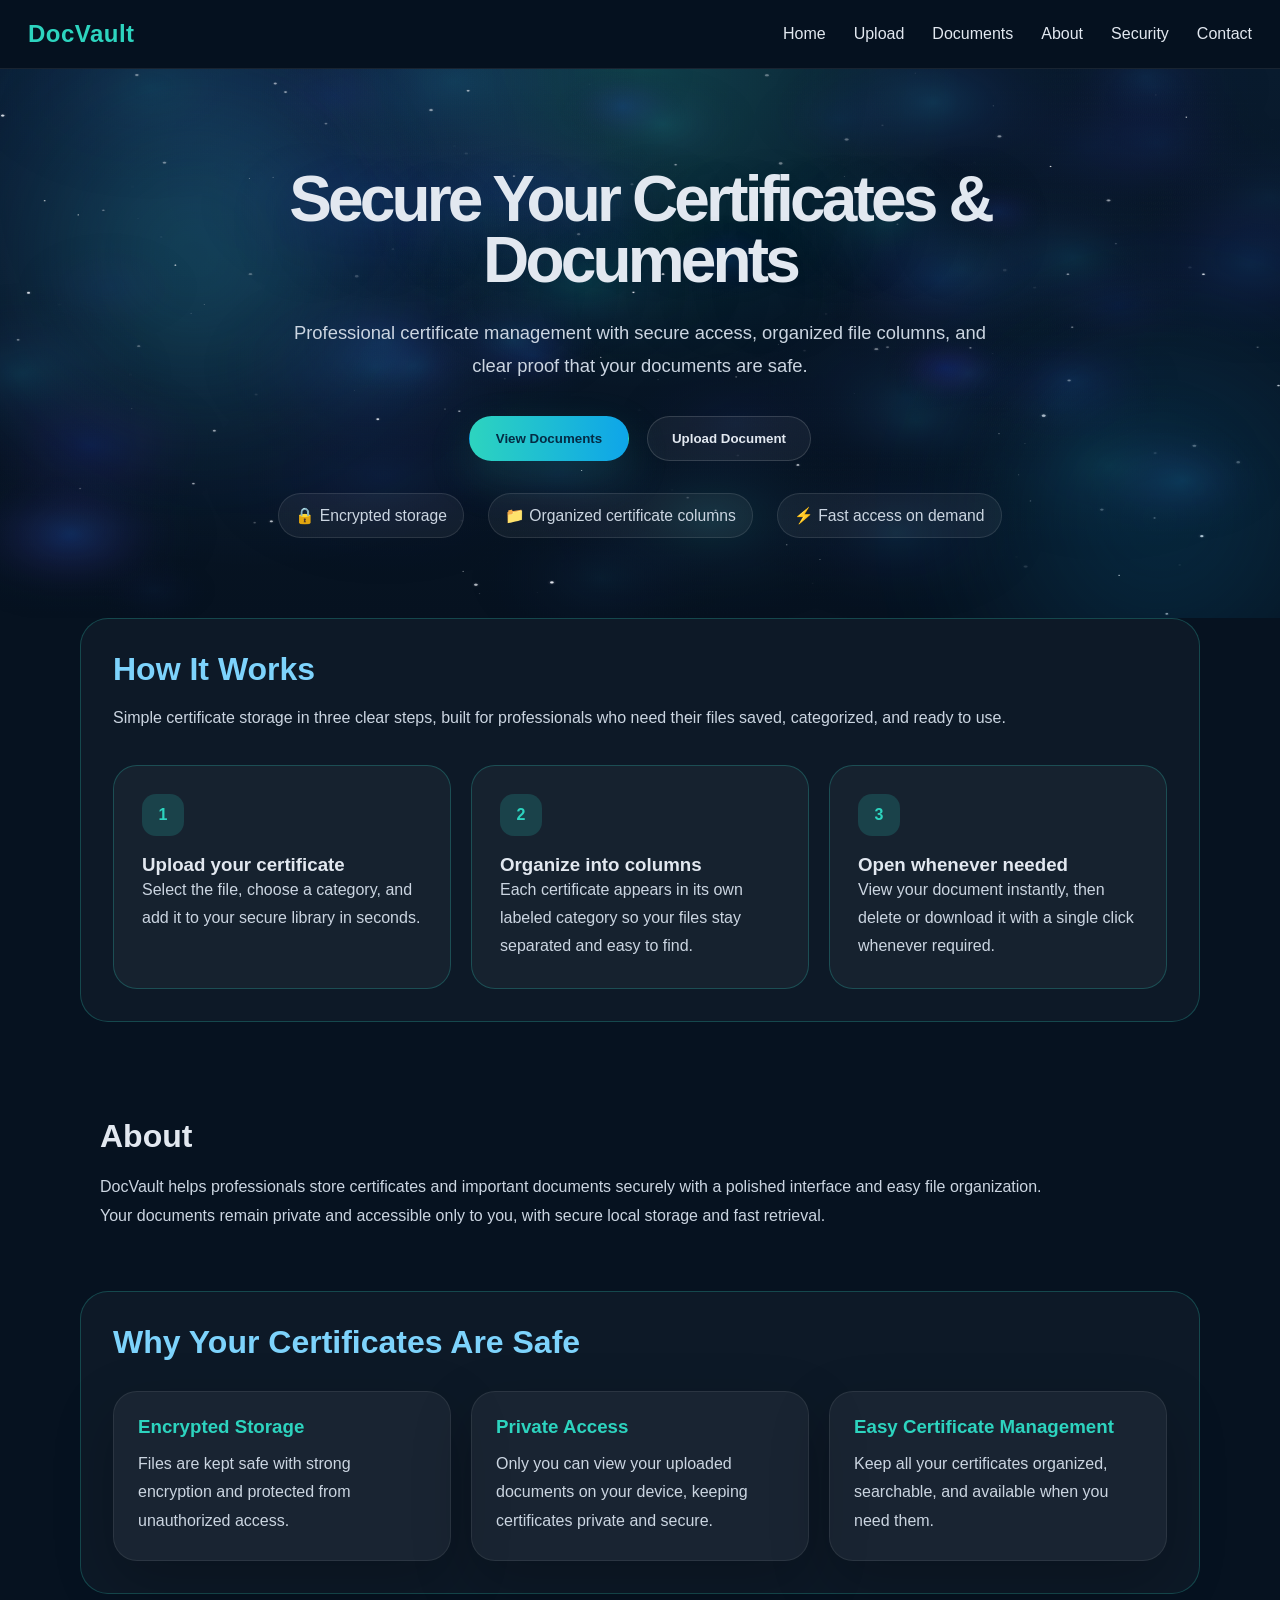
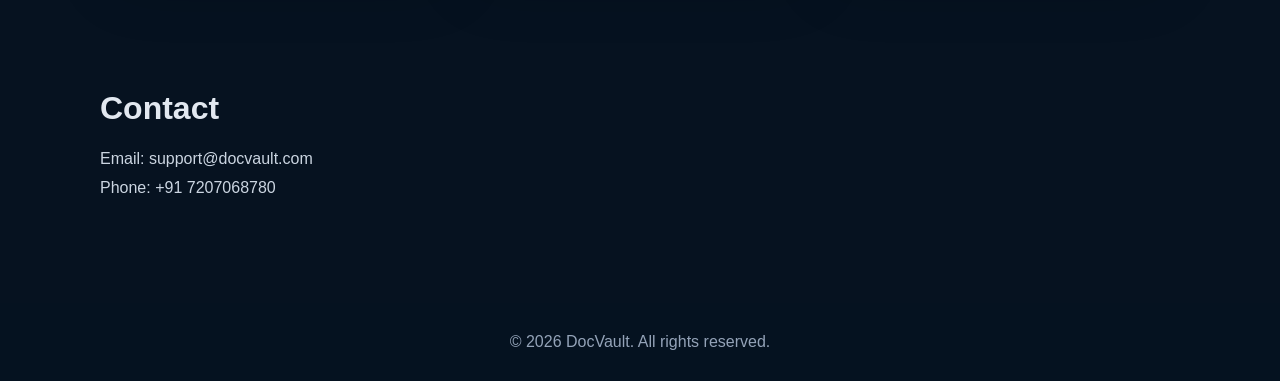
<file: certificate web - Copy/index.html>
<!DOCTYPE html>
<!-- saved from url=(0032)http://127.0.0.1:5500/index.html -->
<html lang="en"><head><meta http-equiv="Content-Type" content="text/html; charset=UTF-8">

<meta name="viewport" content="width=device-width, initial-scale=1.0">
<title>DocVault - Secure Document Manager</title>

<style>
* {
  margin: 0;
  padding: 0;
  box-sizing: border-box;
  font-family: "Segoe UI", sans-serif;
  scroll-behavior: smooth;
}

body {
  min-height: 100vh;
  background: #061220;
  color: #e2e8f0;
}

button,
input,
select {
  font-family: inherit;
}

nav {
  position: sticky;
  top: 0;
  z-index: 10;
  background: rgba(6, 18, 32, 0.9);
  border-bottom: 1px solid rgba(255, 255, 255, 0.08);
  color: #e2e8f0;
  padding: 20px 28px;
  display: flex;
  justify-content: space-between;
  align-items: center;
}

nav h2 {
  color: #2dd4bf;
  letter-spacing: 0.02em;
}

nav ul {
  display: flex;
  list-style: none;
}

nav ul li {
  margin-left: 28px;
  cursor: pointer;
  color: #e2e8f0;
  transition: color 0.2s ease;
}

nav ul li:hover {
  color: #2dd4bf;
}

.hero {
  position: relative;
  text-align: center;
  padding: 100px 20px 80px;
  background: radial-gradient(circle at top, rgba(45, 212, 191, 0.2), transparent 38%),
    radial-gradient(circle at 20% 20%, rgba(59, 130, 246, 0.18), transparent 35%),
    linear-gradient(180deg, #091b2e 0%, #061220 100%);
  overflow: hidden;
}

/* Galaxy Canvas Background */
#galaxyCanvas {
  position: absolute;
  top: 0;
  left: 0;
  width: 100%;
  height: 100%;
  pointer-events: none;
  z-index: 0;
}

.hero-content {
  position: relative;
  z-index: 1;
}

.hero::before,
.hero::after {
  content: "";
  position: absolute;
  border-radius: 999px;
  filter: blur(80px);
  opacity: 0.7;
}

.hero::before {
  width: 260px;
  height: 260px;
  top: 10%;
  left: 5%;
  background: rgba(45, 212, 191, 0.25);
  animation: float 12s ease-in-out infinite;
}

.hero::after {
  width: 320px;
  height: 320px;
  bottom: -60px;
  right: -40px;
  background: rgba(14, 165, 233, 0.2);
  animation: float 14s ease-in-out infinite reverse;
}

.hero h1 {
  font-size: clamp(3rem, 5vw, 5rem);
  letter-spacing: -0.06em;
  max-width: 960px;
  margin: 0 auto;
  line-height: 0.96;
  text-shadow: 0 24px 70px rgba(0, 0, 0, 0.28);
}

.hero p {
  margin: 24px auto 0;
  font-size: 1.15rem;
  max-width: 720px;
  color: #cbd5e1;
  line-height: 1.8;
}

.hero-buttons {
  margin-top: 34px;
  display: flex;
  justify-content: center;
  gap: 18px;
  flex-wrap: wrap;
}

.hero-status {
  margin-top: 32px;
  display: inline-flex;
  flex-wrap: wrap;
  gap: 12px 24px;
  justify-content: center;
  color: #cbd5e1;
  font-size: 0.98rem;
}

.hero-status span {
  display: inline-flex;
  align-items: center;
  gap: 8px;
  padding: 12px 16px;
  border-radius: 999px;
  background: rgba(255, 255, 255, 0.05);
  border: 1px solid rgba(255, 255, 255, 0.1);
}

button.primary,
button.secondary {
  min-width: 160px;
  border-radius: 999px;
  padding: 14px 24px;
  font-weight: 700;
  border: 1px solid transparent;
  transition: transform 0.2s ease, background 0.2s ease, border-color 0.2s ease, box-shadow 0.2s ease;
}

button.primary {
  background: linear-gradient(90deg, #2dd4bf, #0ea5e9);
  color: #042b44;
  box-shadow: 0 18px 45px rgba(45, 212, 191, 0.18);
}

button.secondary {
  background: rgba(255, 255, 255, 0.05);
  color: #e2e8f0;
  border-color: rgba(255, 255, 255, 0.14);
}

button.primary:hover,
button.secondary:hover {
  transform: translateY(-2px);
}

button.primary:hover {
  background: linear-gradient(90deg, #22c55e, #0ea5e9);
}

.section {
  padding: 60px 20px;
  max-width: 1120px;
  margin: auto;
}

.section h2 {
  font-size: 2rem;
  margin-bottom: 18px;
}

.section p {
  color: #cbd5e1;
  line-height: 1.8;
}

.upload-box {
  background: rgba(255, 255, 255, 0.06);
  border: 1px solid rgba(45, 212, 191, 0.25);
  border-radius: 28px;
  box-shadow: 0 30px 80px rgba(0, 0, 0, 0.35);
  text-align: left;
  padding: 36px;
}

.upload-box h2 {
  color: #f8fafc;
  margin-bottom: 12px;
}

.upload-box p {
  margin-bottom: 24px;
}

.upload-box input,
.upload-box select,
.file-label,
.field-label {
  font-family: inherit;
}

.file-field,
.select-field {
  position: relative;
  width: 100%;
  max-width: 460px;
  margin-bottom: 18px;
}

.field-label {
  display: block;
  margin-bottom: 8px;
  color: #94a3b8;
  font-size: 0.95rem;
  letter-spacing: 0.01em;
}

.file-input {
  position: absolute;
  inset: 0;
  width: 100%;
  height: 100%;
  opacity: 0;
  cursor: pointer;
}

.file-label {
  display: flex;
  align-items: center;
  justify-content: space-between;
  gap: 16px;
  width: 100%;
  padding: 14px 18px;
  border-radius: 16px;
  border: 1px solid rgba(45, 212, 191, 0.25);
  background: rgba(12, 28, 47, 0.95);
  color: #e2e8f0;
  cursor: pointer;
  transition: border-color 0.2s ease, box-shadow 0.2s ease, background 0.2s ease;
}

.file-label:hover,
.custom-select:hover {
  border-color: rgba(45, 212, 191, 0.7);
  background: rgba(12, 28, 47, 1);
}

.file-label-text {
  overflow: hidden;
  text-overflow: ellipsis;
  white-space: nowrap;
  width: 70%;
  color: #e2e8f0;
}

.file-button {
  display: inline-flex;
  align-items: center;
  justify-content: center;
  padding: 10px 18px;
  border-radius: 999px;
  background: linear-gradient(90deg, #14b8a6, #0ea5e9);
  color: #ffffff;
  font-weight: 700;
}

.custom-select {
  width: 100%;
  padding: 14px 18px;
  border-radius: 16px;
  border: 1px solid rgba(45, 212, 191, 0.25);
  background: rgba(12, 28, 47, 0.95);
  color: #e2e8f0;
  appearance: none;
  -webkit-appearance: none;
  -moz-appearance: none;
  cursor: pointer;
  transition: border-color 0.2s ease, box-shadow 0.2s ease, background 0.2s ease;
}

.custom-select option {
  background: #091827;
  color: #e2e8f0;
}

.select-field::after {
  content: '▾';
  position: absolute;
  top: 50%;
  right: 18px;
  transform: translateY(-50%);
  color: #cbd5e1;
  pointer-events: none;
}

.upload-box button {
  width: fit-content;
}

.upload-box input:focus,
.upload-box select:focus,
.file-label:focus-within {
  outline: none;
  border-color: #2dd4bf;
  box-shadow: 0 0 0 6px rgba(45, 212, 191, 0.08);
}

.certificate-category,
.card {
  transition: transform 0.2s ease, box-shadow 0.2s ease;
}

.certificate-category:hover,
.card:hover {
  transform: translateY(-4px);
  box-shadow: 0 28px 80px rgba(0, 0, 0, 0.25);
}

.step-grid {
  display: grid;
  grid-template-columns: repeat(auto-fit, minmax(240px, 1fr));
  gap: 20px;
  margin-top: 32px;
}

.step-card {
  background: rgba(255, 255, 255, 0.04);
  border: 1px solid rgba(45, 212, 191, 0.25);
  border-radius: 24px;
  padding: 28px;
  min-height: 220px;
}

.section-box {
  border: 1px solid rgba(45, 212, 191, 0.25);
  border-radius: 28px;
  padding: 32px;
  background: rgba(255, 255, 255, 0.03);
  margin-bottom: 36px;
}

.section-box h2 {
  margin-top: 0;
  margin-bottom: 16px;
  color: #7dd3fc;
}

.step-card p {
  color: #cbd5e1;
  line-height: 1.75;
}

.step-badge {
  display: inline-flex;
  align-items: center;
  justify-content: center;
  width: 42px;
  height: 42px;
  margin-bottom: 18px;
  border-radius: 14px;
  background: rgba(45, 212, 191, 0.18);
  color: #2dd4bf;
  font-weight: 700;
}
.certificate-panel {
  margin-top: 44px;
  border: 1px solid rgba(45, 212, 191, 0.18);
  border-radius: 24px;
  padding: 28px;
  background: rgba(255, 255, 255, 0.03);
}

.certificate-panel h2 {
  margin-bottom: 10px;
}

.certificate-panel p {
  margin-bottom: 24px;
}

/* Search Bar Styles */
.search-container {
  display: flex;
  gap: 12px;
  margin-bottom: 24px;
  flex-wrap: wrap;
}

.search-input {
  flex: 1;
  min-width: 200px;
  padding: 14px 18px;
  border-radius: 16px;
  border: 1px solid rgba(45, 212, 191, 0.25);
  background: rgba(12, 28, 47, 0.95);
  color: #e2e8f0;
  font-size: 1rem;
  transition: border-color 0.2s ease, box-shadow 0.2s ease;
}

.search-input::placeholder {
  color: #94a3b8;
}

.search-input:focus {
  outline: none;
  border-color: #2dd4bf;
  box-shadow: 0 0 0 6px rgba(45, 212, 191, 0.08);
}

.search-select {
  padding: 14px 18px;
  border-radius: 16px;
  border: 1px solid rgba(45, 212, 191, 0.25);
  background: rgba(12, 28, 47, 0.95);
  color: #e2e8f0;
  font-size: 1rem;
  min-width: 180px;
  cursor: pointer;
  transition: border-color 0.2s ease, box-shadow 0.2s ease;
}

.search-select:focus {
  outline: none;
  border-color: #2dd4bf;
  box-shadow: 0 0 0 6px rgba(45, 212, 191, 0.08);
}

.search-select option {
  background: #091827;
  color: #e2e8f0;
}

.no-results {
  text-align: center;
  padding: 40px 20px;
  color: #94a3b8;
}

.no-results p {
  font-size: 1.1rem;
}

.certificates-grid {
  display: grid;
  grid-template-columns: repeat(auto-fit, minmax(280px, 1fr));
  gap: 20px;
}

.certificate-category {
  background: rgba(255, 255, 255, 0.05);
  border: 1px solid rgba(255, 255, 255, 0.1);
  border-radius: 26px;
  padding: 24px;
  min-height: 260px;
}

.certificate-category h3 {
  margin-bottom: 18px;
  color: #2dd4bf;
}

.certificate-item {
  background: rgba(255, 255, 255, 0.08);
  border: 1px solid rgba(255, 255, 255, 0.08);
  border-radius: 20px;
  padding: 18px;
  margin-bottom: 16px;
  display: grid;
  gap: 12px;
}

.certificate-item:last-child {
  margin-bottom: 0;
}

.certificate-name {
  color: #f8fafc;
  font-weight: 700;
}

.certificate-meta {
  color: #cbd5e1;
  font-size: 0.95rem;
}

.certificate-actions {
  display: flex;
  flex-wrap: wrap;
  gap: 10px;
}

.certificate-actions a,
.certificate-actions button {
  border-radius: 999px;
  padding: 10px 16px;
  font-weight: 600;
  transition: transform 0.2s ease, background 0.2s ease;
}

.certificate-actions a {
  background: rgba(14, 165, 233, 0.14);
  color: #7dd3fc;
  text-decoration: none;
}

.view-button {
  background: rgba(59, 130, 246, 0.18);
  color: #7dd3fc;
  border: 1px solid rgba(59, 130, 246, 0.35);
}

.download-button {
  background: rgba(34, 197, 94, 0.14);
  color: #86efac;
}

.certificate-actions button {
  background: #ef4444;
  color: #ffffff;
  border: none;
  cursor: pointer;
}

.grid {
  display: grid;
  grid-template-columns: repeat(auto-fit, minmax(260px, 1fr));
  gap: 20px;
  margin-top: 30px;
}

.modal {
  position: fixed;
  inset: 0;
  display: flex;
  align-items: center;
  justify-content: center;
  background: rgba(0, 0, 0, 0.75);
  z-index: 100;
  opacity: 0;
  pointer-events: none;
  transition: opacity 0.2s ease;
}

.modal.open {
  opacity: 1;
  pointer-events: auto;
}

.modal-content {
  width: min(90%, 900px);
  height: min(90vh, 760px);
  max-height: 90vh;
  background: rgba(7, 18, 34, 0.96);
  border-radius: 28px;
  border: 1px solid rgba(45, 212, 191, 0.25);
  overflow: hidden;
  box-shadow: 0 40px 120px rgba(0, 0, 0, 0.45);
}

.modal-header {
  display: flex;
  align-items: center;
  justify-content: space-between;
  padding: 20px 24px;
  border-bottom: 1px solid rgba(255, 255, 255, 0.08);
  background: rgba(8, 23, 44, 0.95);
}

.modal-header h3 {
  margin: 0;
  font-size: 1.05rem;
  color: #e2e8f0;
}

.modal-close {
  background: transparent;
  border: 1px solid rgba(255, 255, 255, 0.16);
  color: #e2e8f0;
  width: 38px;
  height: 38px;
  border-radius: 12px;
  cursor: pointer;
  font-size: 1rem;
  display: inline-flex;
  align-items: center;
  justify-content: center;
  transition: background 0.2s ease, transform 0.2s ease;
}

.modal-close:hover {
  transform: translateY(-1px);
  background: rgba(255, 255, 255, 0.08);
}

.modal-body {
  width: 100%;
  height: calc(100% - 72px);
  background: #061220;
  overflow: hidden;
}

.modal-body iframe,
.modal-body img {
  width: 100%;
  height: 100%;
  border: none;
  display: block;
  object-fit: contain;
}

.card {
  background: rgba(255, 255, 255, 0.05);
  padding: 24px;
  border-radius: 24px;
  border: 1px solid rgba(255, 255, 255, 0.08);
  box-shadow: 0 22px 60px rgba(0, 0, 0, 0.22);
}

.card h3 {
  margin-bottom: 12px;
  color: #2dd4bf;
}

.card p {
  color: #cbd5e1;
  line-height: 1.8;
}

.card a {
  display: inline-block;
  margin-bottom: 10px;
  color: #7dd3fc;
  text-decoration: none;
}

.card button {
  margin-top: 10px;
  background: #dc2626;
  color: #ffffff;
}

.card button:hover {
  background: #b91c1c;
}

/* FOOTER */
footer {
  text-align: center;
  padding: 30px 20px;
  background: rgba(6, 18, 32, 0.95);
  color: #94a3b8;
  margin-top: 40px;
}

.page { display: none; }
.page.active { display: block; }

@keyframes float {
  0%,
  100% {
    transform: translateY(0px);
  }
  50% {
    transform: translateY(-14px);
  }
}
</style>
</head>

<body>

<nav>
  <h2>DocVault</h2>
  <ul>
    <li onclick="showPage('home')">Home</li>
    <li onclick="showPage('upload')">Upload</li>
    <li onclick="showPage('documents')">Documents</li>
    <li onclick="showPage('about')">About</li>
    <li onclick="showPage('security')">Security</li>
    <li onclick="showPage('contact')">Contact</li>
  </ul>
</nav>

<div id="home-page" class="page">
<section id="home" class="hero">
  <canvas id="galaxyCanvas"></canvas>
  <div class="hero-content">
    <h1>Secure Your Certificates &amp; Documents</h1>
    <p>Professional certificate management with secure access, organized file columns, and clear proof that your documents are safe.</p>
    <div class="hero-buttons">
      <button class="primary" onclick="showPage('documents')">View Documents</button>
      <button class="secondary" onclick="showPage('upload')">Upload Document</button>
    </div>
    <div class="hero-status">
      <span>🔒 Encrypted storage</span>
      <span>📁 Organized certificate columns</span>
      <span>⚡ Fast access on demand</span>
    </div>
  </div>
</section>

<section id="upload" class="section page">
  <div class="upload-box">
    <h2>Upload Document</h2>
    <p>Upload your certificates into separate categories so files stay organized in columns for quick review and secure storage.</p>
    <div class="file-field">
      <label class="field-label" for="fileInput">📄 Certificate File</label>
      <input type="file" id="fileInput" class="file-input">
      <label for="fileInput" class="file-label">
        <span class="file-label-text">Select your certificate document</span>
        <span class="file-button">Browse</span>
      </label>
    </div>
    <div class="select-field">
      <label class="field-label" for="category">🗂️ Document Category</label>
      <select id="category" class="custom-select">
        <option value="Aadhaar Card">Aadhaar Card</option>
        <option value="PAN Card">PAN Card</option>
        <option value="Passport">Passport</option>
        <option value="Driver&#39;s License">Driver's License</option>
        <option value="Education Certificate">Education Certificate</option>
        <option value="Medical Certificate">Medical Certificate</option>
        <option value="Professional Certificate">Professional Certificate</option>
        <option value="Work Permit">Work Permit</option>
        <option value="Bank Statement">Bank Statement</option>
        <option value="Other Document">Other Document</option>
      </select>
    </div>
    <button class="primary" onclick="uploadFile()">Upload Certificate</button>
  </div>
</section>

<section id="documents-page" class="section page">
  <div class="certificate-panel" id="certificates">
    <h2>Your Certificates</h2>
    <p>Each certificate appears in its own card column so you can quickly spot categories and open files with one click.</p>
    
    <!-- Search Bar -->
    <div class="search-container">
      <input type="text" id="searchInput" class="search-input" placeholder="🔍 Search documents by name or category..." oninput="searchDocuments()">
      <select id="filterCategory" class="search-select" onchange="searchDocuments()">
        <option value="">All Categories</option>
        <option value="Aadhaar Card">Aadhaar Card</option>
        <option value="PAN Card">PAN Card</option>
        <option value="Passport">Passport</option>
        <option value="Driver's License">Driver's License</option>
        <option value="Education Certificate">Education Certificate</option>
        <option value="Medical Certificate">Medical Certificate</option>
        <option value="Professional Certificate">Professional Certificate</option>
        <option value="Work Permit">Work Permit</option>
        <option value="Bank Statement">Bank Statement</option>
        <option value="Other Document">Other Document</option>
      </select>
    </div>
    
    <div class="certificates-grid" id="documents"><div class="card"><p>No certificates uploaded yet. Add a file above to see your documents appear in separate columns.</p></div></div>
  </div>
</section>

<div id="viewModal" class="modal" onclick="closeModal(event)">
  <div class="modal-content" onclick="event.stopPropagation()">
    <div class="modal-header">
      <h3 id="modalTitle">View Certificate</h3>
      <button class="modal-close" onclick="closeModal()">×</button>
    </div>
    <div class="modal-body"></div>
  </div>
</div>

<section id="how-it-works" class="section section-box">
  <h2>How It Works</h2>
  <p>Simple certificate storage in three clear steps, built for professionals who need their files saved, categorized, and ready to use.</p>
  <div class="step-grid">
    <div class="step-card">
      <div class="step-badge">1</div>
      <h3>Upload your certificate</h3>
      <p>Select the file, choose a category, and add it to your secure library in seconds.</p>
    </div>
    <div class="step-card">
      <div class="step-badge">2</div>
      <h3>Organize into columns</h3>
      <p>Each certificate appears in its own labeled category so your files stay separated and easy to find.</p>
    </div>
    <div class="step-card">
      <div class="step-badge">3</div>
      <h3>Open whenever needed</h3>
      <p>View your document instantly, then delete or download it with a single click whenever required.</p>
    </div>
  </div>
</section>

<section id="about" class="section">
  <h2>About</h2>
  <p>DocVault helps professionals store certificates and important documents securely with a polished interface and easy file organization.</p>
  <p>Your documents remain private and accessible only to you, with secure local storage and fast retrieval.</p>
</section>

<section id="security" class="section section-box">
  <h2>Why Your Certificates Are Safe</h2>
  <div class="grid">
    <div class="card">
      <h3>Encrypted Storage</h3>
      <p>Files are kept safe with strong encryption and protected from unauthorized access.</p>
    </div>
    <div class="card">
      <h3>Private Access</h3>
      <p>Only you can view your uploaded documents on your device, keeping certificates private and secure.</p>
    </div>
    <div class="card">
      <h3>Easy Certificate Management</h3>
      <p>Keep all your certificates organized, searchable, and available when you need them.</p>
    </div>
  </div>
</section>

<section id="contact" class="section">
  <h2>Contact</h2>
  <p>Email: support@docvault.com</p>
  <p>Phone: +91 7207068780</p>
</section>
</div>

<footer>
  <p>© 2026 DocVault. All rights reserved.</p>
</footer>

<script>
let docs = JSON.parse(localStorage.getItem("docs")) || [];

function saveDocs() {
  localStorage.setItem("docs", JSON.stringify(docs));
}

function uploadFile() {
  const fileInput = document.getElementById("fileInput");
  const category = document.getElementById("category").value;

  if (!fileInput.files[0]) {
    alert("Select a file!");
    return;
  }

  const file = fileInput.files[0];
  const reader = new FileReader();

  reader.onload = function(e) {
    docs.push({
      id: Date.now(),
      name: file.name,
      data: e.target.result,
      category: category,
      date: new Date().toLocaleDateString()
    });

    saveDocs();
    displayDocs();
  };

  reader.readAsDataURL(file);
}

function deleteFile(index) {
  docs.splice(index, 1);
  saveDocs();
  displayDocs();
}

const fileInput = document.getElementById("fileInput");
const fileLabelText = document.querySelector(".file-label-text");
fileInput.addEventListener("change", function() {
  fileLabelText.textContent = this.files[0]?.name || "Choose certificate file";
});

function displayDocs(filteredDocs = null) {
  const container = document.getElementById("documents");
  container.innerHTML = "";
  
  const docsToRender = filteredDocs !== null ? filteredDocs : docs;

  if (!docsToRender.length) {
    const emptyCard = document.createElement("div");
    emptyCard.className = "card";
    if (filteredDocs !== null && docs.length > 0) {
      emptyCard.innerHTML = `<p>No documents match your search. Try different keywords or clear the filters.</p>`;
    } else {
      emptyCard.innerHTML = `<p>No certificates uploaded yet. Add a file above to see your documents appear in separate columns.</p>`;
    }
    container.appendChild(emptyCard);
    return;
  }

  const categories = [...new Set(docsToRender.map(doc => doc.category))];

  categories.forEach(cat => {
    const categoryCard = document.createElement("div");
    categoryCard.className = "certificate-category";
    categoryCard.innerHTML = `<h3>${cat}</h3>`;

    docsToRender.forEach((doc) => {
      if (doc.category === cat) {
        const item = document.createElement("div");
        item.className = "certificate-item";
        item.innerHTML = `
          <div>
            <div class="certificate-name">${doc.name}</div>
            <div class="certificate-meta">Uploaded: ${doc.date || 'Unknown date'}</div>
          </div>
          <div class="certificate-actions">
            <button class="view-button" onclick="viewCertificate(${doc.id})">View</button>
            <a href="${doc.data}" download="${doc.name}" class="download-button">Download</a>
            <button onclick="deleteDocument(${doc.id})">Delete</button>
          </div>
        `;
        categoryCard.appendChild(item);
      }
    });

    container.appendChild(categoryCard);
  });
}

function searchDocuments() {
  const searchTerm = document.getElementById("searchInput").value.toLowerCase();
  const categoryFilter = document.getElementById("filterCategory").value;
  
  if (!searchTerm && !categoryFilter) {
    displayDocs();
    return;
  }
  
  const filtered = docs.filter(doc => {
    const matchesSearch = doc.name.toLowerCase().includes(searchTerm) || 
                          doc.category.toLowerCase().includes(searchTerm);
    const matchesCategory = !categoryFilter || doc.category === categoryFilter;
    return matchesSearch && matchesCategory;
  });
  
  displayDocs(filtered);
}

function viewCertificate(id) {
  const doc = docs.find(d => d.id === id);
  if (!doc) return;
  
  const modal = document.getElementById("viewModal");
  const body = document.querySelector(".modal-body");
  const title = document.getElementById("modalTitle");

  title.textContent = doc.name;
  body.innerHTML = "";

  const ext = doc.name.split('.').pop().toLowerCase();
  const imageTypes = ['png', 'jpg', 'jpeg', 'gif', 'webp', 'bmp'];

  if (imageTypes.includes(ext)) {
    const img = document.createElement('img');
    img.src = doc.data;
    img.alt = doc.name;
    body.appendChild(img);
  } else {
    const frame = document.createElement('iframe');
    frame.src = doc.data;
    frame.title = 'Certificate preview';
    body.appendChild(frame);
  }

  modal.classList.add("open");
}

function deleteDocument(id) {
  if (confirm('Are you sure you want to delete this document?')) {
    docs = docs.filter(d => d.id !== id);
    saveDocs();
    searchDocuments();
  }
}

function scrollToSection(id) {
  document.getElementById(id).scrollIntoView({ behavior: "smooth" });
}

function showPage(name) {
  const map = { home: 'home-page', upload: 'upload', documents: 'documents-page', about: 'home-page', security: 'home-page', contact: 'home-page' };
  const pageId = map[name] || 'home-page';
  document.querySelectorAll('.page').forEach(p => p.classList.remove('active'));
  document.getElementById(pageId).classList.add('active');
  window.scrollTo({ top: 0, behavior: 'instant' in window ? 'instant' : 'auto' });
  if (['about','security','contact','home'].includes(name) && name !== 'home') {
    setTimeout(() => document.getElementById(name)?.scrollIntoView({ behavior: 'smooth' }), 50);
  }
  if (name === 'documents') searchDocuments();
}

document.addEventListener('keydown', function(e) {
  if (e.key === 'Escape') {
    closeModal();
  }
});

displayDocs();
showPage('home');

// Galaxy Animation
(function() {
  const canvas = document.getElementById('galaxyCanvas');
  const ctx = canvas.getContext('2d');
  
  let width, height;
  let stars = [];
  let nebulaParticles = [];
  let mouseX = 0, mouseY = 0;
  
  function resize() {
    width = canvas.width = window.innerWidth;
    height = canvas.height = window.innerHeight;
    initStars();
    initNebula();
  }
  
  function initStars() {
    stars = [];
    const starCount = Math.floor((width * height) / 8000);
    for (let i = 0; i < starCount; i++) {
      stars.push({
        x: Math.random() * width,
        y: Math.random() * height,
        size: Math.random() * 1.5 + 0.5,
        opacity: Math.random() * 0.8 + 0.2,
        twinkleSpeed: Math.random() * 0.005 + 0.002, // Slower twinkle
        twinkleOffset: Math.random() * Math.PI * 2,
        layer: Math.random()
      });
    }
  }
  
  function initNebula() {
    nebulaParticles = [];
    for (let i = 0; i < 50; i++) {
      nebulaParticles.push({
        x: Math.random() * width,
        y: Math.random() * height,
        vx: (Math.random() - 0.5) * 0.08, // Slower movement
        vy: (Math.random() - 0.5) * 0.08, // Slower movement
        size: Math.random() * 150 + 50,
        hue: Math.random() * 60 + 180,
        opacity: Math.random() * 0.15 + 0.05
      });
    }
  }
  
  function drawNebula() {
    nebulaParticles.forEach(p => {
      p.x += p.vx;
      p.y += p.vy;
      
      if (p.x < -p.size) p.x = width + p.size;
      if (p.x > width + p.size) p.x = -p.size;
      if (p.y < -p.size) p.y = height + p.size;
      if (p.y > height + p.size) p.y = -p.size;
      
      const gradient = ctx.createRadialGradient(p.x, p.y, 0, p.x, p.y, p.size);
      gradient.addColorStop(0, `hsla(${p.hue}, 70%, 50%, ${p.opacity})`);
      gradient.addColorStop(0.4, `hsla(${p.hue + 20}, 60%, 40%, ${p.opacity * 0.5})`);
      gradient.addColorStop(1, 'transparent');
      
      ctx.fillStyle = gradient;
      ctx.beginPath();
      ctx.arc(p.x, p.y, p.size, 0, Math.PI * 2);
      ctx.fill();
    });
  }
  
  function drawStars(time) {
    stars.forEach(star => {
      const twinkle = Math.sin(time * star.twinkleSpeed + star.twinkleOffset);
      const opacity = star.opacity * (0.5 + twinkle * 0.5);
      
      ctx.beginPath();
      ctx.arc(star.x, star.y, star.size, 0, Math.PI * 2);
      ctx.fillStyle = `rgba(255, 255, 255, ${opacity})`;
      ctx.fill();
      
      // Glow effect for larger stars
      if (star.size > 1) {
        const glow = ctx.createRadialGradient(star.x, star.y, 0, star.x, star.y, star.size * 3);
        glow.addColorStop(0, `rgba(200, 220, 255, ${opacity * 0.3})`);
        glow.addColorStop(1, 'transparent');
        ctx.fillStyle = glow;
        ctx.beginPath();
        ctx.arc(star.x, star.y, star.size * 3, 0, Math.PI * 2);
        ctx.fill();
      }
    });
  }
  
  function drawShootingStars(time) {
    if (Math.random() < 0.003) { // Less frequent
      const startX = Math.random() * width;
      const startY = Math.random() * height * 0.5;
      const length = Math.random() * 80 + 40; // Slower, shorter trails
      const angle = Math.PI / 4 + (Math.random() - 0.5) * 0.2;
      
      const gradient = ctx.createLinearGradient(
        startX, startY,
        startX + Math.cos(angle) * length,
        startY + Math.sin(angle) * length
      );
      gradient.addColorStop(0, 'rgba(255, 255, 255, 0)');
      gradient.addColorStop(0.5, 'rgba(255, 255, 255, 0.6)'); // Dimmer
      gradient.addColorStop(1, 'rgba(255, 255, 255, 0)');
      
      ctx.strokeStyle = gradient;
      ctx.lineWidth = 1.5; // Thinner
      ctx.beginPath();
      ctx.moveTo(startX, startY);
      ctx.lineTo(startX + Math.cos(angle) * length, startY + Math.sin(angle) * length);
      ctx.stroke();
    }
  }
  
  function animate() {
    const time = Date.now() * 0.001;
    
    ctx.clearRect(0, 0, width, height);
    
    // Draw nebula clouds
    drawNebula();
    
    // Draw stars
    drawStars(time);
    
    // Occasionally draw shooting stars
    drawShootingStars(time);
    
    requestAnimationFrame(animate);
  }
  
  window.addEventListener('resize', resize);
  resize();
  animate();
})();
</script>

<!-- Code injected by live-server -->
<script>
	// <![CDATA[  <-- For SVG support
	if ('WebSocket' in window) {
		(function () {
			function refreshCSS() {
				var sheets = [].slice.call(document.getElementsByTagName("link"));
				var head = document.getElementsByTagName("head")[0];
				for (var i = 0; i < sheets.length; ++i) {
					var elem = sheets[i];
					var parent = elem.parentElement || head;
					parent.removeChild(elem);
					var rel = elem.rel;
					if (elem.href && typeof rel != "string" || rel.length == 0 || rel.toLowerCase() == "stylesheet") {
						var url = elem.href.replace(/(&|\?)_cacheOverride=\d+/, '');
						elem.href = url + (url.indexOf('?') >= 0 ? '&' : '?') + '_cacheOverride=' + (new Date().valueOf());
					}
					parent.appendChild(elem);
				}
			}
			var protocol = window.location.protocol === 'http:' ? 'ws://' : 'wss://';
			var address = protocol + window.location.host + window.location.pathname + '/ws';
			var socket = new WebSocket(address);
			socket.onmessage = function (msg) {
				if (msg.data == 'reload') window.location.reload();
				else if (msg.data == 'refreshcss') refreshCSS();
			};
			if (sessionStorage && !sessionStorage.getItem('IsThisFirstTime_Log_From_LiveServer')) {
				console.log('Live reload enabled.');
				sessionStorage.setItem('IsThisFirstTime_Log_From_LiveServer', true);
			}
		})();
	}
	else {
		console.error('Upgrade your browser. This Browser is NOT supported WebSocket for Live-Reloading.');
	}
	// ]]>
</script>


</body></html>
</file>
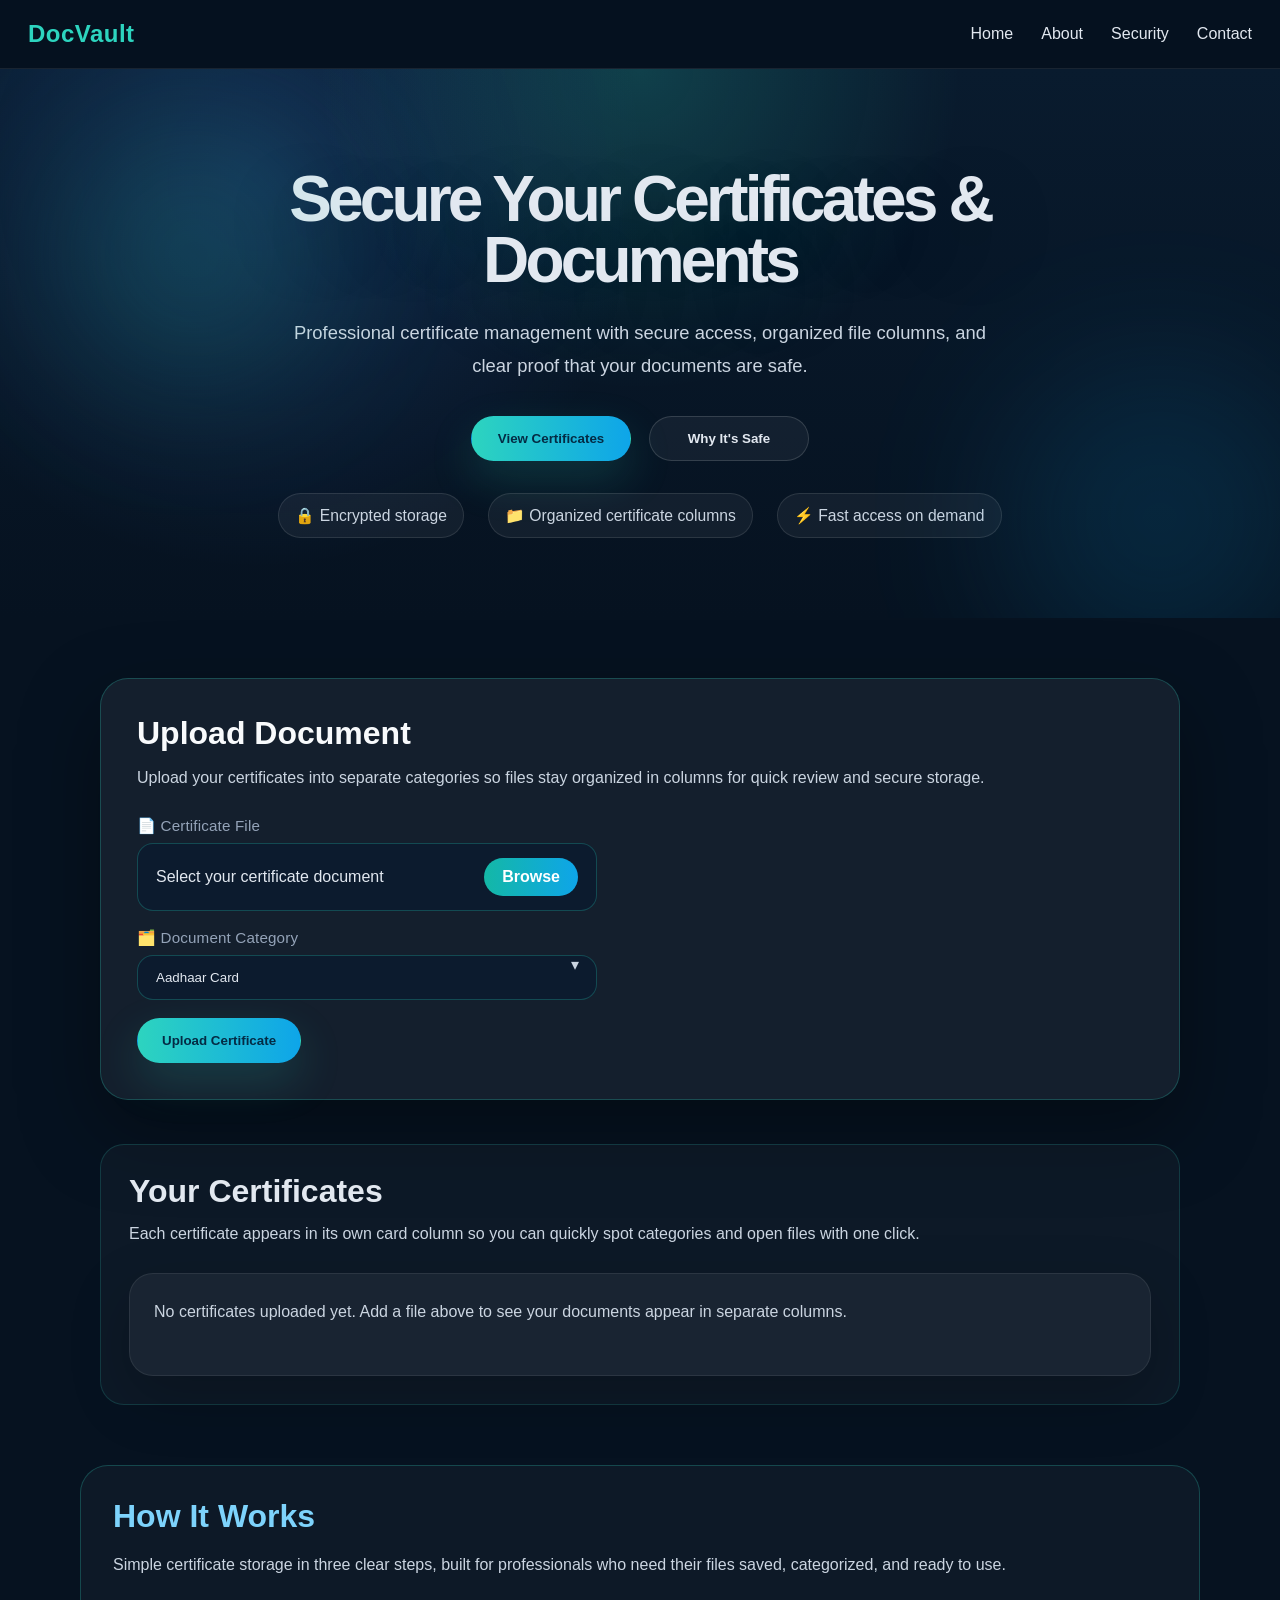
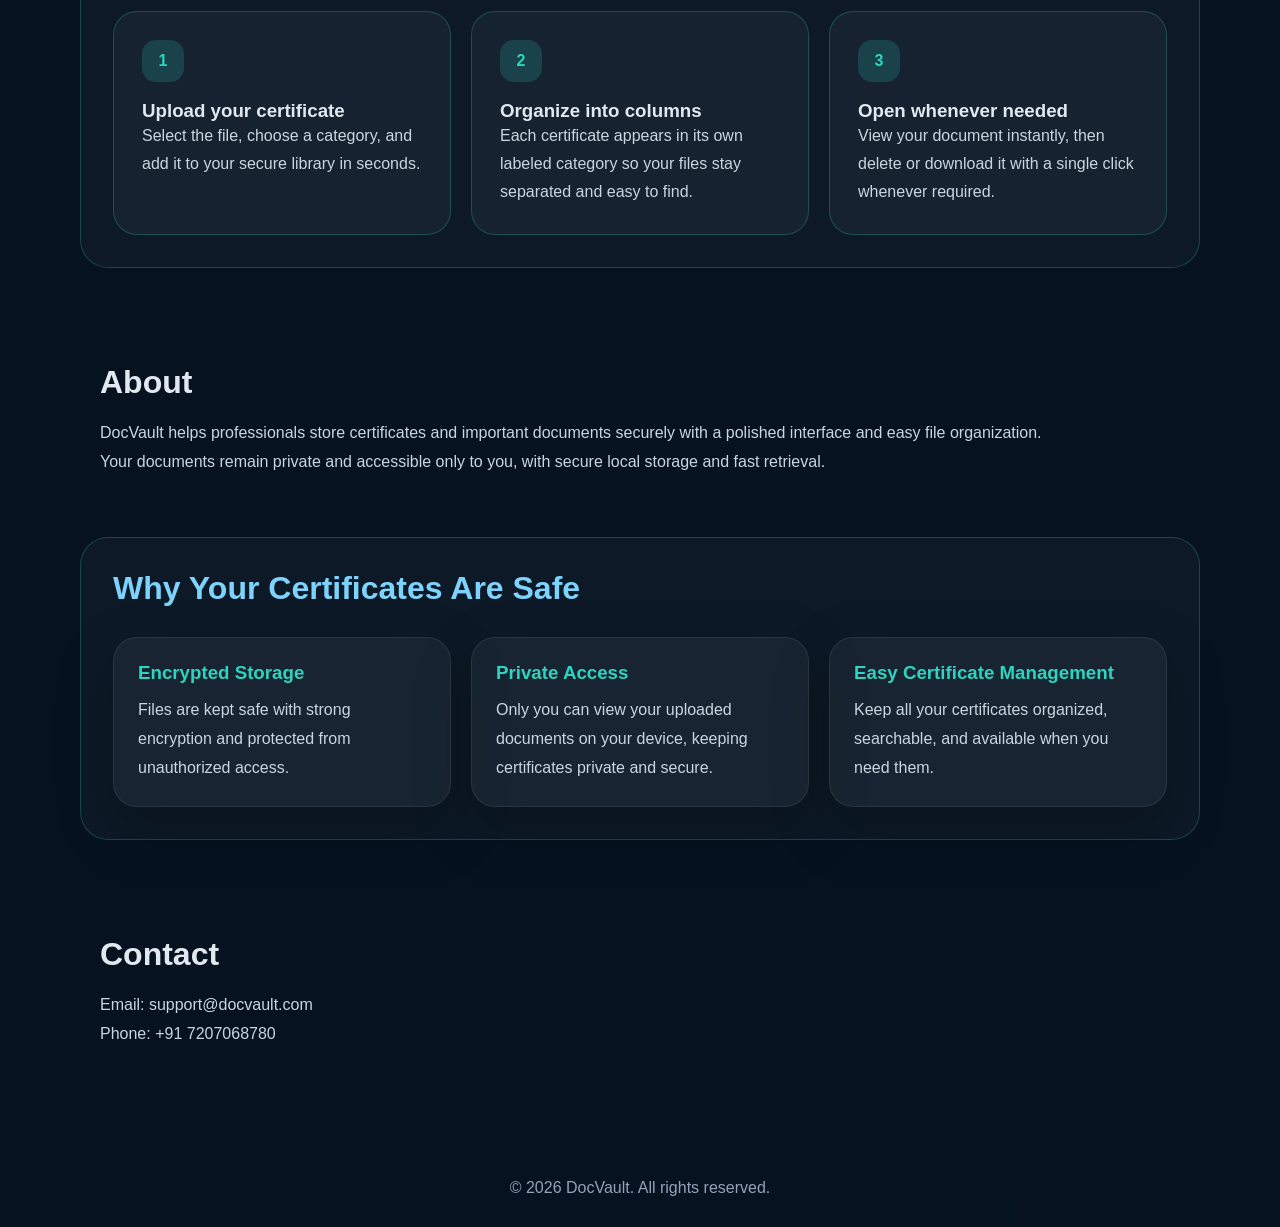
<file: certificate web - Copy/Untitled-1.html>
<!DOCTYPE html>
<!-- saved from url=(0032)http://127.0.0.1:5500/index.html -->
<html lang="en"><head><meta http-equiv="Content-Type" content="text/html; charset=UTF-8">

<meta name="viewport" content="width=device-width, initial-scale=1.0">
<title>DocVault - Secure Document Manager</title>

<style>
* {
  margin: 0;
  padding: 0;
  box-sizing: border-box;
  font-family: "Segoe UI", sans-serif;
  scroll-behavior: smooth;
}

body {
  min-height: 100vh;
  background: #061220;
  color: #e2e8f0;
}

button,
input,
select {
  font-family: inherit;
}

nav {
  position: sticky;
  top: 0;
  z-index: 10;
  background: rgba(6, 18, 32, 0.9);
  border-bottom: 1px solid rgba(255, 255, 255, 0.08);
  color: #e2e8f0;
  padding: 20px 28px;
  display: flex;
  justify-content: space-between;
  align-items: center;
}

nav h2 {
  color: #2dd4bf;
  letter-spacing: 0.02em;
}

nav ul {
  display: flex;
  list-style: none;
}

nav ul li {
  margin-left: 28px;
  cursor: pointer;
  color: #e2e8f0;
  transition: color 0.2s ease;
}

nav ul li:hover {
  color: #2dd4bf;
}

.hero {
  position: relative;
  text-align: center;
  padding: 100px 20px 80px;
  background: radial-gradient(circle at top, rgba(45, 212, 191, 0.2), transparent 38%),
    radial-gradient(circle at 20% 20%, rgba(59, 130, 246, 0.18), transparent 35%),
    linear-gradient(180deg, #091b2e 0%, #061220 100%);
  overflow: hidden;
}

.hero::before,
.hero::after {
  content: "";
  position: absolute;
  border-radius: 999px;
  filter: blur(80px);
  opacity: 0.7;
}

.hero::before {
  width: 260px;
  height: 260px;
  top: 10%;
  left: 5%;
  background: rgba(45, 212, 191, 0.25);
  animation: float 12s ease-in-out infinite;
}

.hero::after {
  width: 320px;
  height: 320px;
  bottom: -60px;
  right: -40px;
  background: rgba(14, 165, 233, 0.2);
  animation: float 14s ease-in-out infinite reverse;
}

.hero h1 {
  font-size: clamp(3rem, 5vw, 5rem);
  letter-spacing: -0.06em;
  max-width: 960px;
  margin: 0 auto;
  line-height: 0.96;
  text-shadow: 0 24px 70px rgba(0, 0, 0, 0.28);
}

.hero p {
  margin: 24px auto 0;
  font-size: 1.15rem;
  max-width: 720px;
  color: #cbd5e1;
  line-height: 1.8;
}

.hero-buttons {
  margin-top: 34px;
  display: flex;
  justify-content: center;
  gap: 18px;
  flex-wrap: wrap;
}

.hero-status {
  margin-top: 32px;
  display: inline-flex;
  flex-wrap: wrap;
  gap: 12px 24px;
  justify-content: center;
  color: #cbd5e1;
  font-size: 0.98rem;
}

.hero-status span {
  display: inline-flex;
  align-items: center;
  gap: 8px;
  padding: 12px 16px;
  border-radius: 999px;
  background: rgba(255, 255, 255, 0.05);
  border: 1px solid rgba(255, 255, 255, 0.1);
}

button.primary,
button.secondary {
  min-width: 160px;
  border-radius: 999px;
  padding: 14px 24px;
  font-weight: 700;
  border: 1px solid transparent;
  transition: transform 0.2s ease, background 0.2s ease, border-color 0.2s ease, box-shadow 0.2s ease;
}

button.primary {
  background: linear-gradient(90deg, #2dd4bf, #0ea5e9);
  color: #042b44;
  box-shadow: 0 18px 45px rgba(45, 212, 191, 0.18);
}

button.secondary {
  background: rgba(255, 255, 255, 0.05);
  color: #e2e8f0;
  border-color: rgba(255, 255, 255, 0.14);
}

button.primary:hover,
button.secondary:hover {
  transform: translateY(-2px);
}

button.primary:hover {
  background: linear-gradient(90deg, #22c55e, #0ea5e9);
}

.section {
  padding: 60px 20px;
  max-width: 1120px;
  margin: auto;
}

.section h2 {
  font-size: 2rem;
  margin-bottom: 18px;
}

.section p {
  color: #cbd5e1;
  line-height: 1.8;
}

.upload-box {
  background: rgba(255, 255, 255, 0.06);
  border: 1px solid rgba(45, 212, 191, 0.25);
  border-radius: 28px;
  box-shadow: 0 30px 80px rgba(0, 0, 0, 0.35);
  text-align: left;
  padding: 36px;
}

.upload-box h2 {
  color: #f8fafc;
  margin-bottom: 12px;
}

.upload-box p {
  margin-bottom: 24px;
}

.upload-box input,
.upload-box select,
.file-label,
.field-label {
  font-family: inherit;
}

.file-field,
.select-field {
  position: relative;
  width: 100%;
  max-width: 460px;
  margin-bottom: 18px;
}

.field-label {
  display: block;
  margin-bottom: 8px;
  color: #94a3b8;
  font-size: 0.95rem;
  letter-spacing: 0.01em;
}

.file-input {
  position: absolute;
  inset: 0;
  width: 100%;
  height: 100%;
  opacity: 0;
  cursor: pointer;
}

.file-label {
  display: flex;
  align-items: center;
  justify-content: space-between;
  gap: 16px;
  width: 100%;
  padding: 14px 18px;
  border-radius: 16px;
  border: 1px solid rgba(45, 212, 191, 0.25);
  background: rgba(12, 28, 47, 0.95);
  color: #e2e8f0;
  cursor: pointer;
  transition: border-color 0.2s ease, box-shadow 0.2s ease, background 0.2s ease;
}

.file-label:hover,
.custom-select:hover {
  border-color: rgba(45, 212, 191, 0.7);
  background: rgba(12, 28, 47, 1);
}

.file-label-text {
  overflow: hidden;
  text-overflow: ellipsis;
  white-space: nowrap;
  width: 70%;
  color: #e2e8f0;
}

.file-button {
  display: inline-flex;
  align-items: center;
  justify-content: center;
  padding: 10px 18px;
  border-radius: 999px;
  background: linear-gradient(90deg, #14b8a6, #0ea5e9);
  color: #ffffff;
  font-weight: 700;
}

.custom-select {
  width: 100%;
  padding: 14px 18px;
  border-radius: 16px;
  border: 1px solid rgba(45, 212, 191, 0.25);
  background: rgba(12, 28, 47, 0.95);
  color: #e2e8f0;
  appearance: none;
  -webkit-appearance: none;
  -moz-appearance: none;
  cursor: pointer;
  transition: border-color 0.2s ease, box-shadow 0.2s ease, background 0.2s ease;
}

.custom-select option {
  background: #091827;
  color: #e2e8f0;
}

.select-field::after {
  content: '▾';
  position: absolute;
  top: 50%;
  right: 18px;
  transform: translateY(-50%);
  color: #cbd5e1;
  pointer-events: none;
}

.upload-box button {
  width: fit-content;
}

.upload-box input:focus,
.upload-box select:focus,
.file-label:focus-within {
  outline: none;
  border-color: #2dd4bf;
  box-shadow: 0 0 0 6px rgba(45, 212, 191, 0.08);
}

.certificate-category,
.card {
  transition: transform 0.2s ease, box-shadow 0.2s ease;
}

.certificate-category:hover,
.card:hover {
  transform: translateY(-4px);
  box-shadow: 0 28px 80px rgba(0, 0, 0, 0.25);
}

.step-grid {
  display: grid;
  grid-template-columns: repeat(auto-fit, minmax(240px, 1fr));
  gap: 20px;
  margin-top: 32px;
}

.step-card {
  background: rgba(255, 255, 255, 0.04);
  border: 1px solid rgba(45, 212, 191, 0.25);
  border-radius: 24px;
  padding: 28px;
  min-height: 220px;
}

.section-box {
  border: 1px solid rgba(45, 212, 191, 0.25);
  border-radius: 28px;
  padding: 32px;
  background: rgba(255, 255, 255, 0.03);
  margin-bottom: 36px;
}

.section-box h2 {
  margin-top: 0;
  margin-bottom: 16px;
  color: #7dd3fc;
}

.step-card p {
  color: #cbd5e1;
  line-height: 1.75;
}

.step-badge {
  display: inline-flex;
  align-items: center;
  justify-content: center;
  width: 42px;
  height: 42px;
  margin-bottom: 18px;
  border-radius: 14px;
  background: rgba(45, 212, 191, 0.18);
  color: #2dd4bf;
  font-weight: 700;
}
.certificate-panel {
  margin-top: 44px;
  border: 1px solid rgba(45, 212, 191, 0.18);
  border-radius: 24px;
  padding: 28px;
  background: rgba(255, 255, 255, 0.03);
}

.certificate-panel h2 {
  margin-bottom: 10px;
}

.certificate-panel p {
  margin-bottom: 24px;
}

.certificates-grid {
  display: grid;
  grid-template-columns: repeat(auto-fit, minmax(280px, 1fr));
  gap: 20px;
}

.certificate-category {
  background: rgba(255, 255, 255, 0.05);
  border: 1px solid rgba(255, 255, 255, 0.1);
  border-radius: 26px;
  padding: 24px;
  min-height: 260px;
}

.certificate-category h3 {
  margin-bottom: 18px;
  color: #2dd4bf;
}

.certificate-item {
  background: rgba(255, 255, 255, 0.08);
  border: 1px solid rgba(255, 255, 255, 0.08);
  border-radius: 20px;
  padding: 18px;
  margin-bottom: 16px;
  display: grid;
  gap: 12px;
}

.certificate-item:last-child {
  margin-bottom: 0;
}

.certificate-name {
  color: #f8fafc;
  font-weight: 700;
}

.certificate-meta {
  color: #cbd5e1;
  font-size: 0.95rem;
}

.certificate-actions {
  display: flex;
  flex-wrap: wrap;
  gap: 10px;
}

.certificate-actions a,
.certificate-actions button {
  border-radius: 999px;
  padding: 10px 16px;
  font-weight: 600;
  transition: transform 0.2s ease, background 0.2s ease;
}

.certificate-actions a {
  background: rgba(14, 165, 233, 0.14);
  color: #7dd3fc;
  text-decoration: none;
}

.view-button {
  background: rgba(59, 130, 246, 0.18);
  color: #7dd3fc;
  border: 1px solid rgba(59, 130, 246, 0.35);
}

.download-button {
  background: rgba(34, 197, 94, 0.14);
  color: #86efac;
}

.certificate-actions button {
  background: #ef4444;
  color: #ffffff;
  border: none;
  cursor: pointer;
}

.grid {
  display: grid;
  grid-template-columns: repeat(auto-fit, minmax(260px, 1fr));
  gap: 20px;
  margin-top: 30px;
}

.modal {
  position: fixed;
  inset: 0;
  display: flex;
  align-items: center;
  justify-content: center;
  background: rgba(0, 0, 0, 0.75);
  z-index: 100;
  opacity: 0;
  pointer-events: none;
  transition: opacity 0.2s ease;
}

.modal.open {
  opacity: 1;
  pointer-events: auto;
}

.modal-content {
  width: min(90%, 900px);
  height: min(90vh, 760px);
  max-height: 90vh;
  background: rgba(7, 18, 34, 0.96);
  border-radius: 28px;
  border: 1px solid rgba(45, 212, 191, 0.25);
  overflow: hidden;
  box-shadow: 0 40px 120px rgba(0, 0, 0, 0.45);
}

.modal-header {
  display: flex;
  align-items: center;
  justify-content: space-between;
  padding: 20px 24px;
  border-bottom: 1px solid rgba(255, 255, 255, 0.08);
  background: rgba(8, 23, 44, 0.95);
}

.modal-header h3 {
  margin: 0;
  font-size: 1.05rem;
  color: #e2e8f0;
}

.modal-close {
  background: transparent;
  border: 1px solid rgba(255, 255, 255, 0.16);
  color: #e2e8f0;
  width: 38px;
  height: 38px;
  border-radius: 12px;
  cursor: pointer;
  font-size: 1rem;
  display: inline-flex;
  align-items: center;
  justify-content: center;
  transition: background 0.2s ease, transform 0.2s ease;
}

.modal-close:hover {
  transform: translateY(-1px);
  background: rgba(255, 255, 255, 0.08);
}

.modal-body {
  width: 100%;
  height: calc(100% - 72px);
  background: #061220;
  overflow: hidden;
}

.modal-body iframe,
.modal-body img {
  width: 100%;
  height: 100%;
  border: none;
  display: block;
  object-fit: contain;
}

.card {
  background: rgba(255, 255, 255, 0.05);
  padding: 24px;
  border-radius: 24px;
  border: 1px solid rgba(255, 255, 255, 0.08);
  box-shadow: 0 22px 60px rgba(0, 0, 0, 0.22);
}

.card h3 {
  margin-bottom: 12px;
  color: #2dd4bf;
}

.card p {
  color: #cbd5e1;
  line-height: 1.8;
}

.card a {
  display: inline-block;
  margin-bottom: 10px;
  color: #7dd3fc;
  text-decoration: none;
}

.card button {
  margin-top: 10px;
  background: #dc2626;
  color: #ffffff;
}

.card button:hover {
  background: #b91c1c;
}

/* FOOTER */
footer {
  text-align: center;
  padding: 30px 20px;
  background: rgba(6, 18, 32, 0.95);
  color: #94a3b8;
  margin-top: 40px;
}

@keyframes float {
  0%,
  100% {
    transform: translateY(0px);
  }
  50% {
    transform: translateY(-14px);
  }
}
</style>
</head>

<body>

<nav>
  <h2>DocVault</h2>
  <ul>
    <li onclick="scrollToSection(&#39;home&#39;)">Home</li>
    <li onclick="scrollToSection(&#39;about&#39;)">About</li>
    <li onclick="scrollToSection(&#39;security&#39;)">Security</li>
    <li onclick="scrollToSection(&#39;contact&#39;)">Contact</li>
  </ul>
</nav>

<section id="home" class="hero">
  <div class="hero-content">
    <h1>Secure Your Certificates &amp; Documents</h1>
    <p>Professional certificate management with secure access, organized file columns, and clear proof that your documents are safe.</p>
    <div class="hero-buttons">
      <button class="primary" onclick="scrollToSection(&#39;certificates&#39;)">View Certificates</button>
      <button class="secondary" onclick="scrollToSection(&#39;security&#39;)">Why It's Safe</button>
    </div>
    <div class="hero-status">
      <span>🔒 Encrypted storage</span>
      <span>📁 Organized certificate columns</span>
      <span>⚡ Fast access on demand</span>
    </div>
  </div>
</section>

<section class="section">
  <div class="upload-box">
    <h2>Upload Document</h2>
    <p>Upload your certificates into separate categories so files stay organized in columns for quick review and secure storage.</p>
    <div class="file-field">
      <label class="field-label" for="fileInput">📄 Certificate File</label>
      <input type="file" id="fileInput" class="file-input">
      <label for="fileInput" class="file-label">
        <span class="file-label-text">Select your certificate document</span>
        <span class="file-button">Browse</span>
      </label>
    </div>
    <div class="select-field">
      <label class="field-label" for="category">🗂️ Document Category</label>
      <select id="category" class="custom-select">
        <option value="Aadhaar Card">Aadhaar Card</option>
        <option value="PAN Card">PAN Card</option>
        <option value="Passport">Passport</option>
        <option value="Driver&#39;s License">Driver's License</option>
        <option value="Education Certificate">Education Certificate</option>
        <option value="Medical Certificate">Medical Certificate</option>
        <option value="Professional Certificate">Professional Certificate</option>
        <option value="Work Permit">Work Permit</option>
        <option value="Bank Statement">Bank Statement</option>
        <option value="Other Document">Other Document</option>
      </select>
    </div>
    <button class="primary" onclick="uploadFile()">Upload Certificate</button>
  </div>

  <div class="certificate-panel" id="certificates">
    <h2>Your Certificates</h2>
    <p>Each certificate appears in its own card column so you can quickly spot categories and open files with one click.</p>
    <div class="certificates-grid" id="documents"><div class="card"><p>No certificates uploaded yet. Add a file above to see your documents appear in separate columns.</p></div></div>
  </div>
</section>

<div id="viewModal" class="modal" onclick="closeModal(event)">
  <div class="modal-content" onclick="event.stopPropagation()">
    <div class="modal-header">
      <h3 id="modalTitle">View Certificate</h3>
      <button class="modal-close" onclick="closeModal()">×</button>
    </div>
    <div class="modal-body"></div>
  </div>
</div>

<section id="how-it-works" class="section section-box">
  <h2>How It Works</h2>
  <p>Simple certificate storage in three clear steps, built for professionals who need their files saved, categorized, and ready to use.</p>
  <div class="step-grid">
    <div class="step-card">
      <div class="step-badge">1</div>
      <h3>Upload your certificate</h3>
      <p>Select the file, choose a category, and add it to your secure library in seconds.</p>
    </div>
    <div class="step-card">
      <div class="step-badge">2</div>
      <h3>Organize into columns</h3>
      <p>Each certificate appears in its own labeled category so your files stay separated and easy to find.</p>
    </div>
    <div class="step-card">
      <div class="step-badge">3</div>
      <h3>Open whenever needed</h3>
      <p>View your document instantly, then delete or download it with a single click whenever required.</p>
    </div>
  </div>
</section>

<section id="about" class="section">
  <h2>About</h2>
  <p>DocVault helps professionals store certificates and important documents securely with a polished interface and easy file organization.</p>
  <p>Your documents remain private and accessible only to you, with secure local storage and fast retrieval.</p>
</section>

<section id="security" class="section section-box">
  <h2>Why Your Certificates Are Safe</h2>
  <div class="grid">
    <div class="card">
      <h3>Encrypted Storage</h3>
      <p>Files are kept safe with strong encryption and protected from unauthorized access.</p>
    </div>
    <div class="card">
      <h3>Private Access</h3>
      <p>Only you can view your uploaded documents on your device, keeping certificates private and secure.</p>
    </div>
    <div class="card">
      <h3>Easy Certificate Management</h3>
      <p>Keep all your certificates organized, searchable, and available when you need them.</p>
    </div>
  </div>
</section>

<section id="contact" class="section">
  <h2>Contact</h2>
  <p>Email: support@docvault.com</p>
  <p>Phone: +91 7207068780</p>
</section>

<footer>
  <p>© 2026 DocVault. All rights reserved.</p>
</footer>

<script>
let docs = JSON.parse(localStorage.getItem("docs")) || [];

function saveDocs() {
  localStorage.setItem("docs", JSON.stringify(docs));
}

function uploadFile() {
  const fileInput = document.getElementById("fileInput");
  const category = document.getElementById("category").value;

  if (!fileInput.files[0]) {
    alert("Select a file!");
    return;
  }

  const file = fileInput.files[0];
  const reader = new FileReader();

  reader.onload = function(e) {
    docs.push({
      name: file.name,
      data: e.target.result,
      category: category
    });

    saveDocs();
    displayDocs();
  };

  reader.readAsDataURL(file);
}

function deleteFile(index) {
  docs.splice(index, 1);
  saveDocs();
  displayDocs();
}

const fileInput = document.getElementById("fileInput");
const fileLabelText = document.querySelector(".file-label-text");
fileInput.addEventListener("change", function() {
  fileLabelText.textContent = this.files[0]?.name || "Choose certificate file";
});

function displayDocs() {
  const container = document.getElementById("documents");
  container.innerHTML = "";

  if (!docs.length) {
    const emptyCard = document.createElement("div");
    emptyCard.className = "card";
    emptyCard.innerHTML = `<p>No certificates uploaded yet. Add a file above to see your documents appear in separate columns.</p>`;
    container.appendChild(emptyCard);
    return;
  }

  const categories = [...new Set(docs.map(doc => doc.category))];

  categories.forEach(cat => {
    const categoryCard = document.createElement("div");
    categoryCard.className = "certificate-category";
    categoryCard.innerHTML = `<h3>${cat}</h3>`;

    docs.forEach((doc, index) => {
      if (doc.category === cat) {
        const item = document.createElement("div");
        item.className = "certificate-item";
        item.innerHTML = `
          <div>
            <div class="certificate-name">${doc.name}</div>
            <div class="certificate-meta">Uploaded in ${cat}</div>
          </div>
          <div class="certificate-actions">
            <button class="view-button" onclick="viewCertificate(${index})">View</button>
            <a href="${doc.data}" download="${doc.name}" class="download-button">Download</a>
            <button onclick="deleteFile(${index})">Delete</button>
          </div>
        `;
        categoryCard.appendChild(item);
      }
    });

    container.appendChild(categoryCard);
  });
}

function viewCertificate(index) {
  const doc = docs[index];
  const modal = document.getElementById("viewModal");
  const body = document.querySelector(".modal-body");
  const title = document.getElementById("modalTitle");

  title.textContent = doc.name;
  body.innerHTML = "";

  const ext = doc.name.split('.').pop().toLowerCase();
  const imageTypes = ['png', 'jpg', 'jpeg', 'gif', 'webp', 'bmp'];

  if (imageTypes.includes(ext)) {
    const img = document.createElement('img');
    img.src = doc.data;
    img.alt = doc.name;
    body.appendChild(img);
  } else {
    const frame = document.createElement('iframe');
    frame.src = doc.data;
    frame.title = 'Certificate preview';
    body.appendChild(frame);
  }

  modal.classList.add("open");
}

function closeModal(event) {
  const modal = document.getElementById("viewModal");
  if (event && event.target !== modal) {
    return;
  }

  const body = document.querySelector(".modal-body");
  body.innerHTML = "";
  modal.classList.remove("open");
}

function scrollToSection(id) {
  document.getElementById(id).scrollIntoView({ behavior: "smooth" });
}

displayDocs();
</script>

<!-- Code injected by live-server -->
<script>
	// <![CDATA[  <-- For SVG support
	if ('WebSocket' in window) {
		(function () {
			function refreshCSS() {
				var sheets = [].slice.call(document.getElementsByTagName("link"));
				var head = document.getElementsByTagName("head")[0];
				for (var i = 0; i < sheets.length; ++i) {
					var elem = sheets[i];
					var parent = elem.parentElement || head;
					parent.removeChild(elem);
					var rel = elem.rel;
					if (elem.href && typeof rel != "string" || rel.length == 0 || rel.toLowerCase() == "stylesheet") {
						var url = elem.href.replace(/(&|\?)_cacheOverride=\d+/, '');
						elem.href = url + (url.indexOf('?') >= 0 ? '&' : '?') + '_cacheOverride=' + (new Date().valueOf());
					}
					parent.appendChild(elem);
				}
			}
			var protocol = window.location.protocol === 'http:' ? 'ws://' : 'wss://';
			var address = protocol + window.location.host + window.location.pathname + '/ws';
			var socket = new WebSocket(address);
			socket.onmessage = function (msg) {
				if (msg.data == 'reload') window.location.reload();
				else if (msg.data == 'refreshcss') refreshCSS();
			};
			if (sessionStorage && !sessionStorage.getItem('IsThisFirstTime_Log_From_LiveServer')) {
				console.log('Live reload enabled.');
				sessionStorage.setItem('IsThisFirstTime_Log_From_LiveServer', true);
			}
		})();
	}
	else {
		console.error('Upgrade your browser. This Browser is NOT supported WebSocket for Live-Reloading.');
	}
	// ]]>
</script>


</body></html>
</file>
<file: styles.css>
/* ============ DOCVAULT — PROFESSIONAL UI ============ */
:root {
  --bg: #060818;
  --bg-2: #0c1029;
  --panel: #131739;
  --panel-2: #1a1f47;
  --border: #2a2f5e;
  --border-2: #353b75;
  --text: #eef0fb;
  --text-2: #c5cae8;
  --muted: #7d85b3;
  --accent: #6c8cff;
  --accent-2: #b56cff;
  --accent-3: #4cc9ff;
  --green: #3ddc97;
  --red: #ff6b81;
  --yellow: #ffcc66;
  --shadow-lg: 0 20px 60px rgba(0,0,0,.5);
  --shadow-md: 0 8px 30px rgba(0,0,0,.35);
  --grad: linear-gradient(135deg, #6c8cff, #b56cff);
  --grad-2: linear-gradient(135deg, #4cc9ff, #b56cff);
  --radius: 16px;
}

*, *::before, *::after { box-sizing: border-box; }
html, body {
  margin: 0; padding: 0;
  width: 100%; max-width: 100%;
  overflow-x: hidden;
}
body {
  font-family: 'Inter', system-ui, -apple-system, sans-serif;
  color: var(--text);
  background: var(--bg);
  min-height: 100vh;
  min-height: 100dvh;
  overflow-x: hidden;
  -webkit-font-smoothing: antialiased;
  -webkit-text-size-adjust: 100%;
  line-height: 1.55;
  position: relative;
}
img, svg, video, canvas { max-width: 100%; height: auto; }
input, textarea, select { max-width: 100%; }
.hidden { display: none !important; }
button { font-family: inherit; }

/* ===== ANIMATED BACKGROUND ===== */
.bg-anim {
  position: fixed; inset: 0; z-index: -1; overflow: hidden;
}
.orb {
  position: absolute; border-radius: 50%;
  filter: blur(90px); opacity: .55;
  animation: float 18s ease-in-out infinite;
}
.orb1 { width: 500px; height: 500px; background: #4a5cff; top: -150px; left: -150px; }
.orb2 { width: 600px; height: 600px; background: #a04cff; bottom: -200px; right: -180px; animation-delay: -6s; }
.orb3 { width: 400px; height: 400px; background: #4cc9ff; top: 40%; left: 50%; opacity: .3; animation-delay: -12s; }
@keyframes float {
  0%,100% { transform: translate(0,0) scale(1); }
  33% { transform: translate(60px,-40px) scale(1.1); }
  66% { transform: translate(-40px,50px) scale(.95); }
}
.grid-overlay {
  position: absolute; inset: 0;
  background-image:
    linear-gradient(rgba(108,140,255,.05) 1px, transparent 1px),
    linear-gradient(90deg, rgba(108,140,255,.05) 1px, transparent 1px);
  background-size: 50px 50px;
  mask-image: radial-gradient(ellipse at center, black 30%, transparent 80%);
}
#particles { position: absolute; inset: 0; }

/* ===== LANDING ===== */
.nav-top {
  display: flex; align-items: center; justify-content: space-between;
  padding: 22px 6%; position: sticky; top: 0; z-index: 20;
  backdrop-filter: blur(14px);
  background: rgba(6,8,24,.55);
  border-bottom: 1px solid rgba(255,255,255,.05);
}
.logo { display: flex; align-items: center; gap: 12px; }
.logo-mark {
  width: 40px; height: 40px;
  background: var(--grad);
  border-radius: 11px; display: flex; align-items: center; justify-content: center;
  color: white; box-shadow: 0 6px 20px rgba(108,140,255,.4);
  animation: pulseLogo 3s ease-in-out infinite;
}
.logo-mark.sm { width: 32px; height: 32px; border-radius: 9px; }
.logo-mark svg { width: 22px; height: 22px; }
.logo-mark.sm svg { width: 18px; height: 18px; }
@keyframes pulseLogo {
  0%,100% { box-shadow: 0 6px 20px rgba(108,140,255,.4); }
  50% { box-shadow: 0 6px 30px rgba(181,108,255,.6); }
}
.logo-text { font-family: 'Space Grotesk', sans-serif; font-weight: 700; font-size: 20px; }
.logo-text span { background: var(--grad); -webkit-background-clip: text; background-clip: text; color: transparent; }
.nav-links { display: flex; align-items: center; gap: 28px; }
.nav-links a { color: var(--text-2); text-decoration: none; font-size: 14px; font-weight: 500; transition: color .2s; }
.nav-links a:hover { color: white; }

.btn-primary {
  background: var(--grad); color: white; border: none;
  padding: 11px 22px; border-radius: 10px; font-weight: 600; font-size: 14px;
  cursor: pointer; box-shadow: 0 6px 20px rgba(108,140,255,.35);
  transition: transform .15s, box-shadow .2s;
  position: relative; overflow: hidden;
}
.btn-primary::after {
  content: ''; position: absolute; top: 0; left: -100%; width: 100%; height: 100%;
  background: linear-gradient(90deg, transparent, rgba(255,255,255,.25), transparent);
  transition: left .6s;
}
.btn-primary:hover { transform: translateY(-2px); box-shadow: 0 10px 30px rgba(181,108,255,.5); }
.btn-primary:hover::after { left: 100%; }
.btn-primary.big { padding: 15px 30px; font-size: 16px; border-radius: 12px; }
.btn-ghost {
  background: rgba(255,255,255,.04); color: var(--text); border: 1px solid var(--border);
  padding: 11px 22px; border-radius: 10px; font-weight: 600; font-size: 14px; cursor: pointer;
  transition: all .2s;
}
.btn-ghost:hover { background: rgba(255,255,255,.08); border-color: var(--accent); }
.btn-ghost.big { padding: 15px 30px; font-size: 16px; }

/* HERO */
.hero {
  display: grid; grid-template-columns: 1.1fr 1fr; gap: 60px;
  padding: 80px 6% 100px; align-items: center; max-width: 1400px; margin: 0 auto;
}
.badge {
  display: inline-flex; align-items: center; gap: 8px;
  padding: 7px 14px; border-radius: 50px;
  background: rgba(108,140,255,.1); border: 1px solid rgba(108,140,255,.3);
  font-size: 12px; color: var(--text-2); margin-bottom: 22px;
  animation: slideIn .8s ease;
}
.badge .dot { width: 7px; height: 7px; border-radius: 50%; background: var(--green); box-shadow: 0 0 10px var(--green); animation: blink 2s infinite; }
@keyframes blink { 50% { opacity: .4; } }
@keyframes slideIn { from { opacity: 0; transform: translateY(20px); } to { opacity: 1; transform: translateY(0); } }

.hero h1 {
  font-family: 'Space Grotesk', sans-serif;
  font-size: clamp(40px, 5.5vw, 68px);
  line-height: 1.05; margin: 0 0 22px; font-weight: 700;
  letter-spacing: -1.5px;
  animation: slideIn 1s ease;
}
.grad-text {
  background: var(--grad-2); -webkit-background-clip: text; background-clip: text; color: transparent;
}
.hero-sub {
  font-size: 18px; color: var(--text-2); max-width: 560px; margin: 0 0 32px;
  animation: slideIn 1.1s ease;
}
.hero-cta { display: flex; gap: 14px; flex-wrap: wrap; animation: slideIn 1.2s ease; }
.hero-stats {
  display: flex; gap: 36px; margin-top: 50px; animation: slideIn 1.3s ease;
}
.hero-stats div { display: flex; flex-direction: column; }
.hero-stats b { font-family: 'Space Grotesk', sans-serif; font-size: 26px; background: var(--grad); -webkit-background-clip: text; color: transparent; }
.hero-stats span { font-size: 12px; color: var(--muted); text-transform: uppercase; letter-spacing: 1px; }

/* ============ HERO 3D SCENE ============ */
.hero-visual {
  position: relative; height: 540px;
  perspective: 1400px;
  perspective-origin: 50% 50%;
  transform-style: preserve-3d;
}
.stage-3d {
  position: absolute; inset: 0;
  transform-style: preserve-3d;
  transition: transform .15s ease-out;
  animation: stageFloat 8s ease-in-out infinite;
}
@keyframes stageFloat {
  0%,100% { transform: rotateX(0) rotateY(0) translateZ(0); }
  50%     { transform: rotateX(2deg) rotateY(-1deg) translateZ(-20px); }
}

/* ===== The Cube ===== */
.cube {
  position: absolute;
  top: 50%; left: 50%;
  width: 180px; height: 180px;
  transform-style: preserve-3d;
  transform: translate(-50%,-50%) rotateX(-20deg) rotateY(0deg);
  animation: cubeSpin 18s linear infinite;
}
@keyframes cubeSpin {
  to { transform: translate(-50%,-50%) rotateX(-20deg) rotateY(360deg); }
}
.face {
  position: absolute;
  width: 180px; height: 180px;
  border-radius: 18px;
  background: linear-gradient(135deg, rgba(108,140,255,.25), rgba(181,108,255,.25));
  border: 1.5px solid rgba(170,190,255,.45);
  display: flex; align-items: center; justify-content: center;
  backdrop-filter: blur(14px);
  -webkit-backdrop-filter: blur(14px);
  box-shadow:
    0 0 40px rgba(108,140,255,.4),
    inset 0 0 30px rgba(255,255,255,.08);
  overflow: hidden;
}
.face::before {
  content: '';
  position: absolute; inset: 0;
  background:
    linear-gradient(135deg, transparent 30%, rgba(255,255,255,.12) 50%, transparent 70%),
    radial-gradient(circle at 30% 20%, rgba(108,140,255,.3), transparent 60%);
  pointer-events: none;
}
.face-inner { position: relative; z-index: 2; text-align: center; padding: 14px; }
.face-icon {
  font-size: 56px; line-height: 1;
  filter: drop-shadow(0 6px 14px rgba(0,0,0,.4));
  margin-bottom: 10px;
}
.face-label {
  font-family: 'Space Grotesk', sans-serif;
  font-size: 17px; font-weight: 700; color: white;
  letter-spacing: -.3px;
}
.face-sub {
  font-size: 9px; letter-spacing: 2.5px;
  color: rgba(255,255,255,.6);
  margin-top: 4px; font-weight: 600;
}
.face.front  { transform: translateZ(90px); }
.face.back   { transform: rotateY(180deg) translateZ(90px); }
.face.right  { transform: rotateY(90deg) translateZ(90px); }
.face.left   { transform: rotateY(-90deg) translateZ(90px); }
.face.top    { transform: rotateX(90deg) translateZ(90px); }
.face.bottom { transform: rotateX(-90deg) translateZ(90px); }

/* Color variations per face */
.face.front  { background: linear-gradient(135deg, rgba(108,140,255,.35), rgba(76,201,255,.25)); }
.face.back   { background: linear-gradient(135deg, rgba(181,108,255,.35), rgba(108,140,255,.25)); }
.face.right  { background: linear-gradient(135deg, rgba(255,153,51,.3), rgba(19,136,8,.25)); }
.face.left   { background: linear-gradient(135deg, rgba(25,118,210,.35), rgba(13,71,161,.25)); }
.face.top    { background: linear-gradient(135deg, rgba(94,53,177,.35), rgba(57,73,171,.25)); }
.face.bottom { background: linear-gradient(135deg, rgba(255,193,7,.3), rgba(255,111,0,.25)); }

/* ===== 3D Orbits ===== */
.orbit-3d {
  position: absolute;
  top: 50%; left: 50%;
  width: 460px; height: 460px;
  margin: -230px 0 0 -230px;
  transform-style: preserve-3d;
}
.ring-a { animation: ringSpinA 16s linear infinite; transform: rotateX(70deg); }
.ring-b { animation: ringSpinB 22s linear infinite reverse; transform: rotateX(70deg) rotateZ(45deg); width: 360px; height: 360px; margin: -180px 0 0 -180px; }
@keyframes ringSpinA { to { transform: rotateX(70deg) rotateZ(360deg); } }
@keyframes ringSpinB { to { transform: rotateX(70deg) rotateZ(-315deg); } }

.o3 {
  position: absolute;
  width: 46px; height: 46px;
  border-radius: 12px;
  background: linear-gradient(160deg, rgba(26,31,71,.98), rgba(13,17,38,.98));
  border: 1px solid rgba(170,190,255,.4);
  display: flex; align-items: center; justify-content: center;
  font-size: 22px;
  box-shadow: 0 8px 25px rgba(108,140,255,.4), 0 0 0 1px rgba(255,255,255,.08) inset;
  top: 50%; left: 50%;
  margin: -23px 0 0 -23px;
}
.ring-a .o-1 { transform: translate(230px,0) rotateZ(-90deg) rotateX(-70deg); }
.ring-a .o-2 { transform: rotateZ(90deg) translate(230px,0) rotateZ(-90deg) rotateX(-70deg); }
.ring-a .o-3 { transform: rotateZ(180deg) translate(230px,0) rotateZ(-90deg) rotateX(-70deg); }
.ring-a .o-4 { transform: rotateZ(270deg) translate(230px,0) rotateZ(-90deg) rotateX(-70deg); }
.ring-b .o-1 { transform: translate(180px,0) rotateZ(-90deg) rotateX(-70deg); width: 38px; height: 38px; font-size: 18px; margin: -19px 0 0 -19px; }
.ring-b .o-2 { transform: rotateZ(90deg) translate(180px,0) rotateZ(-90deg) rotateX(-70deg); width: 38px; height: 38px; font-size: 18px; margin: -19px 0 0 -19px; }
.ring-b .o-3 { transform: rotateZ(180deg) translate(180px,0) rotateZ(-90deg) rotateX(-70deg); width: 38px; height: 38px; font-size: 18px; margin: -19px 0 0 -19px; }
.ring-b .o-4 { transform: rotateZ(270deg) translate(180px,0) rotateZ(-90deg) rotateX(-70deg); width: 38px; height: 38px; font-size: 18px; margin: -19px 0 0 -19px; }

/* ===== 3D Particles ===== */
.p3d-field {
  position: absolute; top: 50%; left: 50%;
  transform-style: preserve-3d;
}
.p3d-field span {
  position: absolute;
  width: 6px; height: 6px;
  border-radius: 50%;
  background: var(--accent);
  box-shadow: 0 0 12px var(--accent), 0 0 24px rgba(108,140,255,.5);
  transform: translate3d(var(--x), var(--y), var(--z));
  animation: p3dPulse 4s ease-in-out infinite;
  animation-delay: var(--d);
}
@keyframes p3dPulse {
  0%,100% { opacity: .3; transform: translate3d(var(--x), var(--y), var(--z)) scale(.5); }
  50% { opacity: 1; transform: translate3d(calc(var(--x) + 20px), calc(var(--y) - 15px), calc(var(--z) + 30px)) scale(1.2); }
}

/* ===== Floor grid (depth effect) ===== */
.floor-3d {
  position: absolute;
  top: 100%; left: 50%;
  width: 800px; height: 400px;
  margin: -200px 0 0 -400px;
  transform: rotateX(75deg) translateY(180px);
  transform-origin: top center;
  background-image:
    linear-gradient(rgba(108,140,255,.15) 1px, transparent 1px),
    linear-gradient(90deg, rgba(108,140,255,.15) 1px, transparent 1px);
  background-size: 40px 40px;
  mask: linear-gradient(180deg, transparent, black 30%, black 60%, transparent);
  -webkit-mask: linear-gradient(180deg, transparent, black 30%, black 60%, transparent);
  opacity: .7;
}

/* ===== Glow plane behind cube ===== */
.glow-plane {
  position: absolute;
  top: 50%; left: 50%;
  width: 300px; height: 300px;
  margin: -150px 0 0 -150px;
  background: radial-gradient(circle, rgba(108,140,255,.4), transparent 60%);
  border-radius: 50%;
  filter: blur(40px);
  transform: translateZ(-100px);
  animation: glowPlanePulse 4s ease-in-out infinite;
}
@keyframes glowPlanePulse {
  0%,100% { opacity: .6; transform: translateZ(-100px) scale(1); }
  50% { opacity: 1; transform: translateZ(-100px) scale(1.2); }
}

/* ===== Floating glass cards overlay (in front, 2D) ===== */
.fc-overlay {
  position: absolute; inset: 0;
  pointer-events: none;
  z-index: 10;
}
.float-card {
  position: absolute; padding: 12px 14px;
  background: linear-gradient(160deg, rgba(26,31,71,.92), rgba(19,23,57,.92));
  border: 1px solid var(--border-2);
  border-radius: 12px;
  box-shadow: 0 15px 40px rgba(0,0,0,.5), 0 0 30px rgba(108,140,255,.2);
  backdrop-filter: blur(15px);
  width: 200px;
  animation: floatCard 6s ease-in-out infinite;
}
.float-card .fc-head { display: flex; justify-content: space-between; align-items: center; font-size: 11.5px; color: var(--text-2); font-weight: 600; }
.float-card .fc-status { font-size: 9px; padding: 2px 7px; border-radius: 50px; background: rgba(61,220,151,.18); color: var(--green); font-weight: 600; }
.float-card .fc-status.ok { background: rgba(108,140,255,.18); color: var(--accent); }
.float-card .fc-num { font-family: 'Space Grotesk', monospace; font-size: 14px; margin-top: 6px; letter-spacing: 1px; color: white; }
.card-aadhaar { top: 12%; left: -10px; transform: rotate(-7deg); border-left: 3px solid #ff9933; animation-delay: 0s; --r: -7deg; }
.card-cert { bottom: 12%; right: -10px; transform: rotate(6deg); border-left: 3px solid var(--accent-2); animation-delay: -3s; --r: 6deg; }
@keyframes floatCard {
  0%,100% { transform: translateY(0) rotate(var(--r,-6deg)); }
  50% { transform: translateY(-12px) rotate(var(--r,-6deg)); }
}
.float-card {
  position: absolute; padding: 18px;
  background: linear-gradient(160deg, rgba(26,31,71,.95), rgba(19,23,57,.95));
  border: 1px solid var(--border-2);
  border-radius: 14px;
  box-shadow: var(--shadow-lg);
  backdrop-filter: blur(20px);
  width: 280px;
  animation: floatCard 6s ease-in-out infinite;
}
.float-card .fc-head { display: flex; justify-content: space-between; align-items: center; font-size: 13px; color: var(--text-2); font-weight: 600; }
.float-card .fc-status { font-size: 10px; padding: 3px 8px; border-radius: 20px; background: rgba(61,220,151,.15); color: var(--green); font-weight: 500; }
.float-card .fc-status.ok { background: rgba(108,140,255,.15); color: var(--accent); }
.float-card .fc-num { font-family: 'Space Grotesk', monospace; font-size: 18px; margin: 14px 0 6px; letter-spacing: 1px; }
.float-card .fc-name { font-size: 13px; color: var(--muted); }
/* Old hero card styles removed — replaced by 3D scene above */

/* SECTIONS */
.section { padding: 90px 6%; max-width: 1400px; margin: 0 auto; }
.sec-title { font-family: 'Space Grotesk', sans-serif; font-size: clamp(32px, 4vw, 48px); text-align: center; margin: 0 0 50px; font-weight: 700; letter-spacing: -1px; }
.sec-title.left { text-align: left; }

.feat-grid { display: grid; grid-template-columns: repeat(auto-fit, minmax(280px, 1fr)); gap: 20px; }
.feat {
  padding: 28px; border-radius: 16px;
  background: linear-gradient(160deg, rgba(26,31,71,.6), rgba(19,23,57,.4));
  border: 1px solid var(--border);
  transition: all .3s;
  position: relative; overflow: hidden;
}
.feat::before {
  content: ''; position: absolute; inset: 0;
  background: var(--grad); opacity: 0; transition: opacity .3s;
  z-index: -1;
}
.feat:hover { transform: translateY(-6px); border-color: var(--accent); box-shadow: 0 20px 50px rgba(108,140,255,.2); }
.feat-icon {
  width: 52px; height: 52px; border-radius: 12px;
  background: var(--grad); display: flex; align-items: center; justify-content: center;
  font-size: 24px; margin-bottom: 16px;
  box-shadow: 0 8px 20px rgba(108,140,255,.3);
}
.feat h3 { margin: 0 0 8px; font-size: 18px; }
.feat p { color: var(--text-2); margin: 0; font-size: 14px; line-height: 1.6; }

/* DOC TYPES */
.doc-types { display: flex; flex-wrap: wrap; gap: 12px; justify-content: center; }
.dt {
  padding: 12px 22px; border-radius: 50px;
  background: rgba(255,255,255,.04); border: 1px solid var(--border);
  font-size: 14px; font-weight: 500; transition: all .2s;
  cursor: default;
}
.dt:hover { background: var(--grad); border-color: transparent; transform: translateY(-3px) scale(1.05); box-shadow: 0 8px 20px rgba(108,140,255,.3); }

/* SECURITY SECTION */
.sec-security { background: linear-gradient(160deg, rgba(26,31,71,.4), transparent); border-radius: 24px; }
.sec-flex { display: grid; grid-template-columns: 1.3fr 1fr; gap: 60px; align-items: center; }
.sec-list { list-style: none; padding: 0; margin: 0 0 30px; }
.sec-list li { padding: 12px 0; border-bottom: 1px solid var(--border); font-size: 15px; color: var(--text-2); }

/* ============ CREATIVE VAULT ANIMATION ============ */
.vault-illus {
  position: relative; width: 360px; height: 360px; margin: 0 auto;
  display: flex; align-items: center; justify-content: center;
}

/* Rotating text orbit */
.orbit-text {
  position: absolute; inset: 0; width: 100%; height: 100%;
  animation: orbitRotate 30s linear infinite;
}
@keyframes orbitRotate { to { transform: rotate(360deg); } }

/* Hex tech grid */
.hex-grid {
  position: absolute; inset: 0; pointer-events: none;
  display: grid; grid-template-columns: repeat(3, 1fr); gap: 30px;
  padding: 40px;
}
.hex {
  width: 14px; height: 14px;
  border: 1px solid rgba(108,140,255,.25);
  background: rgba(108,140,255,.05);
  transform: rotate(45deg);
  animation: hexBlink 3s ease-in-out infinite;
}
.hex:nth-child(1) { animation-delay: 0s; }
.hex:nth-child(2) { animation-delay: .3s; }
.hex:nth-child(3) { animation-delay: .6s; }
.hex:nth-child(4) { animation-delay: .9s; }
.hex:nth-child(5) { animation-delay: 1.2s; }
.hex:nth-child(6) { animation-delay: 1.5s; }
@keyframes hexBlink {
  0%,100% { opacity: .2; }
  50% { opacity: .8; box-shadow: 0 0 8px var(--accent); }
}

/* Scanning beam */
.scan-beam {
  position: absolute; top: 50%; left: 50%;
  width: 200px; height: 200px; margin: -100px 0 0 -100px;
  border-radius: 50%; pointer-events: none;
  background: conic-gradient(from 0deg, transparent 0deg, rgba(108,140,255,.5) 30deg, transparent 60deg);
  animation: scan 3s linear infinite;
  mask: radial-gradient(circle, transparent 50%, black 51%, black 100%);
  -webkit-mask: radial-gradient(circle, transparent 50%, black 51%, black 100%);
}
@keyframes scan { to { transform: rotate(360deg); } }

/* Orbiting documents */
.orbit {
  position: absolute; width: 220px; height: 220px;
  animation: orbitSlow 15s linear infinite;
}
@keyframes orbitSlow { to { transform: rotate(360deg); } }
.orb-doc {
  position: absolute; width: 38px; height: 38px;
  background: linear-gradient(135deg, rgba(26,31,71,.95), rgba(19,23,57,.95));
  border: 1px solid rgba(108,140,255,.4);
  border-radius: 10px;
  display: flex; align-items: center; justify-content: center;
  font-size: 18px; backdrop-filter: blur(10px);
  box-shadow: 0 6px 20px rgba(108,140,255,.3);
  animation: counterRotate 15s linear infinite;
}
@keyframes counterRotate { to { transform: rotate(-360deg); } }
.orb-doc.d1 { top: -19px; left: 50%; margin-left: -19px; }
.orb-doc.d2 { top: 25%; right: -19px; }
.orb-doc.d3 { bottom: 25%; right: -19px; }
.orb-doc.d4 { bottom: -19px; left: 50%; margin-left: -19px; }
.orb-doc.d5 { bottom: 25%; left: -19px; }
.orb-doc.d6 { top: 25%; left: -19px; }

/* Vault core */
.vault-core {
  position: relative;
  width: 130px; height: 130px;
  border-radius: 50%;
  background: var(--grad);
  display: flex; align-items: center; justify-content: center;
  z-index: 2;
  animation: vaultBreath 4s ease-in-out infinite;
  box-shadow: 0 0 60px rgba(108,140,255,.5), inset 0 0 30px rgba(255,255,255,.15);
}
@keyframes vaultBreath {
  0%,100% { transform: scale(1); box-shadow: 0 0 60px rgba(108,140,255,.5), inset 0 0 30px rgba(255,255,255,.15); }
  50% { transform: scale(1.05); box-shadow: 0 0 90px rgba(181,108,255,.7), inset 0 0 40px rgba(255,255,255,.25); }
}
.vault-icon { z-index: 3; }
.vault-icon svg { width: 50px; height: 50px; filter: drop-shadow(0 4px 8px rgba(0,0,0,.3)); }
.vault-glow {
  position: absolute; inset: -20px;
  border-radius: 50%;
  background: radial-gradient(circle, rgba(108,140,255,.4), transparent 70%);
  animation: glowSpin 6s linear infinite;
  filter: blur(15px);
}
@keyframes glowSpin {
  0%,100% { transform: rotate(0) scale(1); }
  50% { transform: rotate(180deg) scale(1.2); }
}
.vault-pulse {
  position: absolute; inset: 0;
  border: 2px solid rgba(255,255,255,.4);
  border-radius: 50%;
  animation: vaultRipple 3s ease-out infinite;
}
@keyframes vaultRipple {
  0% { transform: scale(1); opacity: 1; border-width: 2px; }
  100% { transform: scale(1.8); opacity: 0; border-width: 0; }
}

/* Floating particles */
.vp {
  position: absolute; width: 4px; height: 4px;
  border-radius: 50%; background: var(--accent);
  left: var(--x); top: var(--y);
  box-shadow: 0 0 10px var(--accent);
  animation: vpFloat 4s ease-in-out infinite;
  animation-delay: var(--d);
}
@keyframes vpFloat {
  0%,100% { transform: translate(0,0); opacity: .3; }
  50% { transform: translate(15px,-20px); opacity: 1; }
}

/* ============ KEY LENGTH PICKER ============ */
.key-length { margin-bottom: 12px; }
.kl-label { display: block; font-size: 11px; color: var(--muted); text-transform: uppercase; letter-spacing: 1px; font-weight: 600; margin-bottom: 8px; }
.kl-chips { display: flex; flex-wrap: wrap; gap: 6px; margin-bottom: 8px; }
.kl-chip {
  flex: 1; min-width: 50px;
  padding: 8px 12px !important;
  background: var(--bg-2) !important;
  border: 1px solid var(--border) !important;
  color: var(--text-2) !important;
  border-radius: 8px !important;
  font-size: 13px !important; font-weight: 600 !important;
  cursor: pointer; transition: all .15s;
  font-family: 'Space Grotesk', monospace !important;
  box-shadow: none !important;
}
.kl-chip:hover { border-color: var(--accent) !important; color: white !important; }
.kl-chip.active {
  background: var(--grad) !important;
  border-color: transparent !important;
  color: white !important;
  box-shadow: 0 4px 12px rgba(108,140,255,.3) !important;
}
.kl-meta {
  display: flex; justify-content: space-between;
  font-size: 11px; color: var(--muted); padding: 4px 2px;
}
#keyStrength { color: var(--green); font-weight: 600; }
#customLen { margin-top: 6px; }

.foot { text-align: center; padding: 30px; color: var(--muted); font-size: 13px; border-top: 1px solid var(--border); }

/* ============ CONTACT — CLEAN LIST ============ */
.cc-list {
  max-width: 640px; margin: 0 auto;
  display: flex; flex-direction: column; gap: 14px;
}
.cc-row {
  display: flex; align-items: center; gap: 18px;
  padding: 18px 22px;
  background: rgba(20,22,40,.6);
  border: 1px solid var(--border);
  border-radius: 14px;
  text-decoration: none; color: var(--text);
  transition: all .25s;
  position: relative;
}
.cc-row:hover {
  border-color: var(--c, var(--accent));
  background: rgba(20,22,40,.85);
  transform: translateX(4px);
  box-shadow: 0 8px 24px rgba(0,0,0,.3);
}
.cc-row:hover .cr-arrow { color: var(--c, var(--accent)); transform: translateX(4px); }

.cr-icon {
  width: 44px; height: 44px; border-radius: 50%;
  background: var(--c, var(--accent));
  display: flex; align-items: center; justify-content: center;
  flex-shrink: 0;
  box-shadow: 0 6px 16px rgba(0,0,0,.3);
}
.cr-icon svg { width: 22px; height: 22px; }

.cr-info { flex: 1; min-width: 0; }
.cr-info h3 {
  font-family: 'Playfair Display','Space Grotesk',serif;
  font-style: italic;
  font-size: 19px; font-weight: 700;
  margin: 0 0 2px;
  color: white;
}
.cr-info span {
  font-size: 12.5px; color: var(--muted);
  letter-spacing: 1.5px; font-weight: 500;
}

.cr-arrow {
  font-size: 18px; color: var(--muted);
  transition: all .25s; flex-shrink: 0;
}

/* ============ CONTACT — PRO ============ */
.sec-contact {
  padding: 100px 6%; position: relative;
  overflow: hidden;
}
.contact-bg-deco {
  position: absolute; inset: 0; pointer-events: none; z-index: 0;
}
.contact-blob {
  position: absolute; border-radius: 50%;
  filter: blur(100px); opacity: .25;
}
.contact-blob.b1 { width: 500px; height: 500px; background: #6c8cff; top: -100px; left: -100px; }
.contact-blob.b2 { width: 600px; height: 600px; background: #b56cff; bottom: -200px; right: -100px; }

.contact-wrap { max-width: 1180px; margin: 0 auto; position: relative; z-index: 1; }
.contact-head { text-align: center; margin-bottom: 50px; }
.contact-head .badge { margin-bottom: 18px; }
.contact-sub { font-size: 16px; color: var(--text-2); margin: 12px auto 0; max-width: 560px; line-height: 1.7; }

/* Two-column layout */
.contact-layout {
  display: grid; grid-template-columns: 1.1fr 1fr;
  gap: 24px;
  margin-bottom: 36px;
}
@media (max-width: 900px) { .contact-layout { grid-template-columns: 1fr; } }

/* ===== Featured WhatsApp card ===== */
.cc-featured {
  position: relative; overflow: hidden;
  display: block; padding: 22px 22px;
  background: linear-gradient(140deg, #0d3a26 0%, #0f5132 50%, #128C7E 100%);
  border: 1px solid rgba(37,211,102,.25);
  border-radius: 18px;
  text-decoration: none; color: white;
  transition: all .35s cubic-bezier(.34,1.56,.64,1);
}
.cc-featured:hover {
  transform: translateY(-8px);
  box-shadow: 0 30px 80px rgba(37,211,102,.35);
  border-color: rgba(37,211,102,.6);
}
.ccf-glow {
  position: absolute; top: -50%; right: -30%;
  width: 500px; height: 500px;
  background: radial-gradient(circle, rgba(37,211,102,.4), transparent 60%);
  animation: glowOrbit 12s linear infinite;
}
@keyframes glowOrbit {
  0%,100% { transform: translate(0,0); }
  50% { transform: translate(-50px,30px); }
}
.ccf-pattern {
  position: absolute; inset: 0; opacity: .08;
  background-image:
    radial-gradient(circle at 20% 30%, white 1px, transparent 1px),
    radial-gradient(circle at 70% 80%, white 1px, transparent 1px),
    radial-gradient(circle at 90% 20%, white 1px, transparent 1px);
  background-size: 80px 80px, 60px 60px, 100px 100px;
}
.ccf-content { position: relative; z-index: 2; display: flex; flex-direction: column; height: 100%; }

.ccf-badge {
  display: inline-flex; align-items: center; gap: 6px;
  padding: 4px 10px; border-radius: 50px;
  background: rgba(255,255,255,.15);
  backdrop-filter: blur(10px);
  border: 1px solid rgba(255,255,255,.25);
  font-size: 9.5px; font-weight: 600; letter-spacing: 1px;
  text-transform: uppercase; align-self: flex-start;
  margin-bottom: 12px;
}
.ccf-badge .dot-live { background: #4cff9a; box-shadow: 0 0 10px #4cff9a; width: 6px; height: 6px; }

.ccf-icon-wrap { position: relative; width: 48px; height: 48px; margin-bottom: 12px; }
.ccf-icon {
  width: 48px; height: 48px; border-radius: 12px;
  background: linear-gradient(135deg, #25D366, #128C7E);
  display: flex; align-items: center; justify-content: center;
  box-shadow: 0 8px 20px rgba(37,211,102,.5), inset 0 0 16px rgba(255,255,255,.15);
  position: relative; z-index: 2;
  animation: iconBob 3s ease-in-out infinite;
}
.ccf-icon svg { width: 26px; height: 26px; }
@keyframes iconBob {
  0%,100% { transform: translateY(0) rotate(0); }
  50% { transform: translateY(-6px) rotate(-3deg); }
}
.ccf-icon-rings { position: absolute; inset: 0; }
.ccf-icon-rings span {
  position: absolute; inset: 0;
  border: 2px solid rgba(255,255,255,.4);
  border-radius: 12px;
  animation: ringExpand 2.5s ease-out infinite;
}
.ccf-icon-rings span:nth-child(2) { animation-delay: -.8s; }
.ccf-icon-rings span:nth-child(3) { animation-delay: -1.6s; }
@keyframes ringExpand {
  0% { transform: scale(1); opacity: 1; }
  100% { transform: scale(1.8); opacity: 0; }
}

.cc-featured h3 {
  font-family: 'Space Grotesk', sans-serif;
  font-size: 19px; margin: 0 0 6px;
  font-weight: 700; letter-spacing: -.3px;
}
.cc-featured p {
  font-size: 13px; line-height: 1.55;
  color: rgba(255,255,255,.85);
  margin: 0 0 14px; max-width: 95%;
}

.ccf-cta {
  display: inline-flex; align-items: center; gap: 8px;
  padding: 9px 16px; border-radius: 50px;
  background: white; color: #128C7E;
  font-weight: 700; font-size: 12.5px;
  box-shadow: 0 6px 16px rgba(0,0,0,.2);
  align-self: flex-start;
  transition: all .25s;
  margin-bottom: 16px;
}
.cc-featured:hover .ccf-cta { gap: 18px; }
.ccf-arrow { transition: transform .25s; font-size: 18px; }
.cc-featured:hover .ccf-arrow { transform: translateX(4px); }

.ccf-stats {
  display: grid; grid-template-columns: repeat(3,1fr);
  gap: 8px; margin-top: auto;
  padding-top: 12px; border-top: 1px solid rgba(255,255,255,.15);
}
.ccf-stats div { text-align: center; }
.ccf-stats b {
  display: block; font-family: 'Space Grotesk', sans-serif;
  font-size: 15px; font-weight: 700; color: white;
  margin-bottom: 1px;
}
.ccf-stats span {
  display: block; font-size: 9.5px; color: rgba(255,255,255,.7);
  text-transform: uppercase; letter-spacing: .8px;
}

/* ===== Right stack ===== */
.cc-stack { display: flex; flex-direction: column; gap: 16px; }

.cc-card {
  display: flex; align-items: center; gap: 18px;
  padding: 24px 22px;
  background: linear-gradient(160deg, rgba(26,31,71,.85), rgba(19,23,57,.7));
  backdrop-filter: blur(10px);
  border: 1px solid var(--border);
  border-radius: 18px;
  text-decoration: none; color: var(--text);
  transition: all .35s cubic-bezier(.34,1.56,.64,1);
  position: relative; overflow: hidden;
}
.cc-card::before {
  content: ''; position: absolute; top: 0; left: 0; bottom: 0; width: 4px;
  background: linear-gradient(180deg, var(--g1, #6c8cff), var(--g2, #b56cff));
  transform: scaleY(0); transform-origin: top;
  transition: transform .35s;
}
.cc-card:hover {
  transform: translateX(6px) translateY(-2px);
  border-color: var(--accent);
  box-shadow: 0 15px 40px rgba(108,140,255,.25);
}
.cc-card:hover::before { transform: scaleY(1); }
.cc-card:hover .cc-arrow { transform: translateX(4px); color: var(--accent); }
.cc-card:hover .cc-icon-pro { transform: rotate(-8deg) scale(1.08); }

.cc-icon-pro {
  width: 60px; height: 60px; border-radius: 16px;
  background: linear-gradient(135deg, var(--g1), var(--g2));
  display: flex; align-items: center; justify-content: center;
  flex-shrink: 0;
  box-shadow: 0 10px 25px rgba(0,0,0,.35);
  transition: transform .3s;
  position: relative;
}
.cc-icon-pro::after {
  content: ''; position: absolute; inset: 0; border-radius: 16px;
  background: linear-gradient(135deg, rgba(255,255,255,.25), transparent 60%);
}
.cc-icon-pro svg { width: 28px; height: 28px; z-index: 2; }
.cc-card { --g1: #6c8cff; --g2: #b56cff; }

.cc-info { flex: 1; min-width: 0; }
.cc-label {
  display: block; font-size: 11px; color: var(--muted);
  text-transform: uppercase; letter-spacing: 1.5px; font-weight: 600;
  margin-bottom: 6px;
}
.cc-val {
  display: block; font-size: 17px; font-weight: 700;
  font-family: 'Space Grotesk', sans-serif; margin-bottom: 4px;
  color: white;
}
.cc-hint { font-size: 12.5px; color: var(--muted); }
.cc-arrow {
  font-size: 22px; color: var(--muted);
  transition: all .25s; flex-shrink: 0;
}

/* Mini info row */
.cc-info-row {
  display: grid; grid-template-columns: repeat(2,1fr); gap: 12px;
  margin-top: 6px;
}
.cc-info-item {
  display: flex; align-items: center; gap: 12px;
  padding: 14px 16px;
  background: rgba(108,140,255,.06);
  border: 1px solid rgba(108,140,255,.15);
  border-radius: 12px;
}
.cii-icon {
  width: 36px; height: 36px; border-radius: 10px;
  background: rgba(108,140,255,.15); display: flex; align-items: center; justify-content: center;
  font-size: 18px; flex-shrink: 0;
}
.cc-info-item b {
  display: block; font-size: 13px; color: white;
  font-family: 'Space Grotesk', sans-serif; font-weight: 600;
}
.cc-info-item span { font-size: 11px; color: var(--muted); }

/* ===== Bottom socials ===== */
.contact-bottom {
  margin-top: 30px; padding-top: 30px;
  border-top: 1px solid var(--border);
  text-align: center;
}
.cb-tag {
  font-size: 11px; color: var(--muted);
  text-transform: uppercase; letter-spacing: 2px;
  margin: 0 0 18px; font-weight: 600;
}
.cb-socials { display: flex; justify-content: center; gap: 14px; flex-wrap: wrap; }
.soc {
  width: 50px; height: 50px; border-radius: 14px;
  display: flex; align-items: center; justify-content: center;
  background: rgba(255,255,255,.04); border: 1px solid var(--border);
  color: var(--text-2); transition: all .25s;
  position: relative; overflow: hidden;
}
.soc::before {
  content: ''; position: absolute; inset: 0;
  background: var(--c, var(--accent)); opacity: 0; transition: opacity .25s;
}
.soc svg { width: 22px; height: 22px; position: relative; z-index: 2; }
.soc:hover { transform: translateY(-4px) scale(1.05); border-color: transparent; color: white; box-shadow: 0 10px 25px rgba(0,0,0,.3); }
.soc:hover::before { opacity: 1; }

/* ============ FOOTER ============ */
.foot {
  background: linear-gradient(180deg, transparent, rgba(13,17,38,.6));
  border-top: 1px solid var(--border);
  padding: 50px 6% 0;
}
.foot-grid {
  display: grid; grid-template-columns: 2fr 1fr 1.2fr;
  gap: 40px; max-width: 1200px; margin: 0 auto 40px;
}
.foot-tag { color: var(--text-2); font-size: 14px; margin: 0; max-width: 320px; line-height: 1.6; }
.foot h5 {
  font-family: 'Space Grotesk', sans-serif;
  font-size: 13px; color: var(--text);
  text-transform: uppercase; letter-spacing: 1.5px;
  margin: 0 0 16px;
}
.foot a {
  display: block; color: var(--text-2); text-decoration: none;
  font-size: 13.5px; padding: 6px 0;
  transition: all .15s;
}
.foot a:hover { color: var(--accent); transform: translateX(3px); }
.foot-bottom {
  border-top: 1px solid var(--border);
  padding: 22px 0; text-align: center;
  color: var(--muted); font-size: 13px;
}
.foot-bottom p { margin: 0; }

@media (max-width: 760px) {
  .foot-grid { grid-template-columns: 1fr; gap: 28px; }
}

/* ============ WHATSAPP FLOATING BUTTON ============ */
.wa-float {
  position: fixed; bottom: 24px; right: 24px; z-index: 80;
  width: 60px; height: 60px; border-radius: 50%;
  background: linear-gradient(135deg, #25D366, #128C7E);
  display: flex; align-items: center; justify-content: center;
  text-decoration: none; color: white;
  box-shadow: 0 10px 30px rgba(37,211,102,.5);
  transition: all .25s;
  animation: waBob 3s ease-in-out infinite;
}
.wa-float:hover { transform: scale(1.1); box-shadow: 0 15px 40px rgba(37,211,102,.7); }
.wa-icon { font-size: 28px; z-index: 2; }
.wa-pulse {
  position: absolute; inset: 0; border-radius: 50%;
  border: 2px solid #25D366;
  animation: waPulse 2s ease-out infinite;
}
@keyframes waPulse {
  0% { transform: scale(1); opacity: 1; }
  100% { transform: scale(1.8); opacity: 0; }
}
@keyframes waBob {
  0%,100% { transform: translateY(0); }
  50% { transform: translateY(-6px); }
}
.wa-tip {
  position: absolute; right: 70px; top: 50%; transform: translateY(-50%);
  background: var(--panel-2); color: white; font-size: 12px; font-weight: 500;
  padding: 8px 14px; border-radius: 10px; white-space: nowrap;
  border: 1px solid var(--border);
  opacity: 0; pointer-events: none;
  transition: all .25s; box-shadow: 0 8px 20px rgba(0,0,0,.3);
}
.wa-tip::after {
  content: ''; position: absolute; right: -5px; top: 50%; transform: translateY(-50%);
  width: 0; height: 0;
  border-left: 6px solid var(--panel-2);
  border-top: 5px solid transparent; border-bottom: 5px solid transparent;
}
.wa-float:hover .wa-tip { opacity: 1; right: 75px; }

/* ============ ENHANCED SCROLL MOTION ============ */
html { scroll-behavior: smooth; }

.reveal {
  opacity: 0; transform: translateY(40px) scale(.97);
  transition: opacity .8s ease, transform .8s cubic-bezier(.34,1.56,.64,1);
}
.reveal.in { opacity: 1; transform: translateY(0) scale(1); }

/* Stagger children */
.feat-grid .reveal:nth-child(1).in { transition-delay: 0s; }
.feat-grid .reveal:nth-child(2).in { transition-delay: .1s; }
.feat-grid .reveal:nth-child(3).in { transition-delay: .2s; }
.feat-grid .reveal:nth-child(4).in { transition-delay: .3s; }
.feat-grid .reveal:nth-child(5).in { transition-delay: .4s; }
.feat-grid .reveal:nth-child(6).in { transition-delay: .5s; }

.doc-types .reveal { transition: opacity .6s ease, transform .6s cubic-bezier(.34,1.56,.64,1); }
.doc-types .reveal.in { transition-delay: calc(var(--i, 0) * .04s); }

.contact-grid .reveal:nth-child(1).in { transition-delay: 0s; }
.contact-grid .reveal:nth-child(2).in { transition-delay: .15s; }
.contact-grid .reveal:nth-child(3).in { transition-delay: .3s; }

/* Slide-in variants */
.reveal-left { opacity: 0; transform: translateX(-40px); transition: all .8s cubic-bezier(.34,1.56,.64,1); }
.reveal-left.in { opacity: 1; transform: translateX(0); }
.reveal-right { opacity: 0; transform: translateX(40px); transition: all .8s cubic-bezier(.34,1.56,.64,1); }
.reveal-right.in { opacity: 1; transform: translateX(0); }
.reveal-zoom { opacity: 0; transform: scale(.85); transition: all .8s cubic-bezier(.34,1.56,.64,1); }
.reveal-zoom.in { opacity: 1; transform: scale(1); }

/* Section title float-in */
.sec-title.reveal, .sec-title { transition: all .8s ease; }

/* Parallax-feel on hover-only sections */
section { will-change: transform; }

/* ===== LOCK SCREEN — PRO SPLIT LAYOUT ===== */
.lock-screen {
  position: fixed; inset: 0; z-index: 100;
  display: flex; align-items: center; justify-content: center;
  backdrop-filter: blur(20px);
  background: rgba(6,8,24,.85);
  animation: fadeIn .4s ease;
  padding: 20px;
}
@keyframes fadeIn { from { opacity: 0; } to { opacity: 1; } }
@keyframes popIn { from { opacity: 0; transform: scale(.92) translateY(20px); } to { opacity: 1; transform: scale(1) translateY(0); } }

.lock-shell {
  display: grid; grid-template-columns: 1.05fr 1fr;
  width: min(940px, 100%); max-height: 92vh;
  background: linear-gradient(160deg, rgba(20,25,55,.95), rgba(13,17,38,.98));
  border: 1px solid var(--border-2);
  border-radius: 24px;
  overflow: hidden;
  box-shadow:
    0 30px 80px rgba(0,0,0,.6),
    0 0 60px rgba(108,140,255,.12),
    inset 0 1px 0 rgba(255,255,255,.05);
  animation: popIn .5s cubic-bezier(.34,1.56,.64,1);
}

/* ===== LEFT BRAND PANEL ===== */
.lock-left {
  position: relative;
  background:
    radial-gradient(circle at 20% 20%, rgba(108,140,255,.25), transparent 50%),
    radial-gradient(circle at 80% 80%, rgba(181,108,255,.25), transparent 50%),
    linear-gradient(160deg, #0d1129, #1a1f47);
  padding: 32px;
  display: flex; flex-direction: column; justify-content: space-between;
  overflow: hidden;
  border-right: 1px solid var(--border);
}
.lock-left::before {
  content: ''; position: absolute; inset: 0;
  background-image:
    linear-gradient(rgba(108,140,255,.06) 1px, transparent 1px),
    linear-gradient(90deg, rgba(108,140,255,.06) 1px, transparent 1px);
  background-size: 30px 30px;
  mask: radial-gradient(ellipse at center, black 30%, transparent 75%);
  -webkit-mask: radial-gradient(ellipse at center, black 30%, transparent 75%);
}
.ll-top, .ll-trust, .ll-quote, .ll-visual { position: relative; z-index: 1; }

.ll-top { display: flex; align-items: center; justify-content: space-between; }
.ll-brand {
  display: flex; align-items: center; gap: 10px;
  font-family: 'Space Grotesk', sans-serif; font-weight: 700; font-size: 18px;
}
.ll-brand .logo-mark { width: 36px; height: 36px; border-radius: 10px; }
.ll-brand .logo-mark svg { width: 20px; height: 20px; }
.ll-version {
  font-size: 11px; color: var(--muted);
  padding: 4px 9px; border: 1px solid var(--border);
  border-radius: 50px; font-family: 'Space Grotesk', monospace;
  background: rgba(255,255,255,.03);
}

/* Animated visual in middle */
.ll-visual {
  flex: 1; display: flex; align-items: center; justify-content: center;
  position: relative; min-height: 240px;
}
.ll-rings { position: absolute; inset: 0; display: flex; align-items: center; justify-content: center; }
.ll-rings span {
  position: absolute; width: 130px; height: 130px;
  border: 1px solid rgba(108,140,255,.4);
  border-radius: 50%; animation: ringPulse 3.5s ease-out infinite;
}
.ll-rings span:nth-child(1) { animation-delay: 0s; }
.ll-rings span:nth-child(2) { animation-delay: -.9s; }
.ll-rings span:nth-child(3) { animation-delay: -1.8s; }
.ll-rings span:nth-child(4) { animation-delay: -2.7s; }
@keyframes ringPulse {
  0% { transform: scale(.6); opacity: 1; border-width: 2px; }
  100% { transform: scale(2.2); opacity: 0; border-width: 0; }
}
.ll-shield {
  position: relative;
  width: 130px; height: 130px;
  display: flex; align-items: center; justify-content: center;
  z-index: 2;
  animation: shieldFloat 5s ease-in-out infinite;
}
@keyframes shieldFloat {
  0%,100% { transform: translateY(0); }
  50% { transform: translateY(-8px); }
}
.ll-shield svg { position: absolute; inset: 0; width: 100%; height: 100%; }
.ll-keyhole {
  position: relative; z-index: 3;
  background: var(--grad);
  width: 60px; height: 60px;
  border-radius: 16px;
  display: flex; align-items: center; justify-content: center;
  box-shadow: 0 10px 30px rgba(108,140,255,.5), inset 0 0 20px rgba(255,255,255,.15);
}
.ll-keyhole svg { width: 30px !important; height: 30px !important; position: static !important; }
.ll-scan {
  position: absolute; inset: -10px;
  border-radius: 50%;
  background: conic-gradient(from 0deg, transparent 0deg, rgba(108,140,255,.5) 40deg, transparent 80deg);
  mask: radial-gradient(circle, transparent 55%, black 56%, black 100%);
  -webkit-mask: radial-gradient(circle, transparent 55%, black 56%, black 100%);
  animation: scanSpin 4s linear infinite;
}
@keyframes scanSpin { to { transform: rotate(360deg); } }

.ll-orbit-mini {
  position: absolute; inset: 0;
  animation: orbitSpin 22s linear infinite;
}
@keyframes orbitSpin { to { transform: rotate(360deg); } }
.ll-orbit-mini span {
  position: absolute; width: 32px; height: 32px;
  border-radius: 9px;
  background: rgba(26,31,71,.95);
  border: 1px solid var(--border-2);
  display: flex; align-items: center; justify-content: center;
  font-size: 16px;
  box-shadow: 0 4px 12px rgba(108,140,255,.25);
  animation: orbitCounter 22s linear infinite;
  top: 50%; left: 50%;
  transform-origin: 0 0;
  --r: 110px;
  transform: translate(-50%,-50%) rotate(calc(var(--i) * 72deg)) translateY(calc(var(--r) * -1)) rotate(calc(var(--i) * -72deg));
}
@keyframes orbitCounter {
  to { transform: translate(-50%,-50%) rotate(calc(var(--i) * 72deg + 360deg)) translateY(calc(var(--r) * -1)) rotate(calc(var(--i) * -72deg - 360deg)); }
}

.ll-trust {
  display: grid; grid-template-columns: repeat(3,1fr); gap: 10px;
  margin-bottom: 16px;
}
.trust-item {
  text-align: center; padding: 12px 8px;
  background: rgba(255,255,255,.04);
  border: 1px solid var(--border);
  border-radius: 11px;
}
.trust-item b {
  display: block; font-size: 22px; margin-bottom: 4px;
  filter: drop-shadow(0 2px 6px rgba(108,140,255,.3));
}
.trust-item span {
  font-size: 10.5px; color: var(--text-2);
  font-weight: 500; line-height: 1.3;
}

.ll-quote {
  text-align: center; font-size: 12.5px;
  color: var(--muted); font-style: italic;
  border-top: 1px solid var(--border);
  padding-top: 14px;
  letter-spacing: .3px;
}

/* ===== RIGHT FORM PANEL ===== */
.lock-right {
  padding: 40px 38px;
  display: flex; flex-direction: column;
  position: relative;
  background: linear-gradient(160deg, rgba(19,23,57,.6), rgba(13,17,38,.8));
}
.lock-back {
  position: absolute !important; top: 18px; right: 18px;
  background: transparent !important; color: var(--muted) !important;
  border: 1px solid var(--border) !important;
  padding: 6px 12px !important; font-size: 12px !important;
  border-radius: 50px !important; box-shadow: none !important;
  width: auto !important; font-weight: 500 !important;
  transition: all .2s;
}
.lock-back:hover { color: white !important; border-color: var(--accent) !important; }

.lr-content {
  display: flex; flex-direction: column;
  margin: auto 0; padding-top: 30px;
}

/* Mode pill */
.mode-pill {
  display: inline-block; align-self: flex-start;
  padding: 5px 12px; border-radius: 50px;
  background: rgba(108,140,255,.12); border: 1px solid rgba(108,140,255,.4);
  color: var(--accent); font-size: 11px; font-weight: 700; margin-bottom: 14px;
  letter-spacing: 1.5px; text-transform: uppercase;
  font-family: 'Space Grotesk', sans-serif;
}
.mode-pill.setup {
  background: rgba(61,220,151,.12); border-color: rgba(61,220,151,.4); color: var(--green);
}

#lockTitle {
  font-family: 'Space Grotesk', sans-serif;
  margin: 0 0 6px; font-size: 32px;
  font-weight: 700; letter-spacing: -.8px;
}
.lock-sub { color: var(--muted); margin: 0 0 26px; font-size: 14px; }

.lr-field { margin-bottom: 14px; }
.lr-field label {
  display: block; font-size: 11px; color: var(--muted);
  text-transform: uppercase; letter-spacing: 1px;
  font-weight: 600; margin-bottom: 7px;
}
.lr-field input,
.lock-right .pass-wrap input {
  width: 100%; padding: 13px 16px; font-size: 14.5px;
  background: var(--bg-2); border: 1px solid var(--border);
  border-radius: 11px; color: var(--text); outline: none;
  transition: all .2s;
  font-family: inherit;
}
.lock-right .pass-wrap { position: relative; }
.lock-right .pass-wrap input { padding-right: 44px; }
.lock-right input:focus {
  border-color: var(--accent);
  box-shadow: 0 0 0 4px rgba(108,140,255,.15);
  background: rgba(13,17,38,.8);
}

.eye {
  position: absolute; right: 6px; top: 50%; transform: translateY(-50%);
  width: 36px !important; height: 32px !important;
  background: transparent !important; border: none !important;
  color: var(--muted) !important; cursor: pointer; padding: 0 !important;
  box-shadow: none !important; font-size: 16px;
}
.eye:hover { color: var(--accent) !important; }

.strength-wrap { margin-bottom: 14px; }
.strength-wrap .strength-bar { height: 5px; background: var(--bg-2); border: 1px solid var(--border); border-radius: 4px; overflow: hidden; margin-bottom: 6px; }
#lockStrength { height: 100%; width: 0; background: var(--red); transition: all .3s; }

.lock-error {
  display: flex; align-items: center; gap: 8px;
  padding: 10px 14px; margin-bottom: 14px;
  background: rgba(255,107,129,.12); border: 1px solid rgba(255,107,129,.4);
  border-radius: 10px; color: var(--red); font-size: 13px; font-weight: 500;
  animation: shake .4s ease;
}
@keyframes shake {
  0%,100% { transform: translateX(0); }
  20% { transform: translateX(-8px); }
  40% { transform: translateX(8px); }
  60% { transform: translateX(-5px); }
  80% { transform: translateX(5px); }
}

/* Submit button */
.lr-submit {
  width: 100%; padding: 14px 18px; margin-top: 6px;
  background: var(--grad); color: white; border: none;
  border-radius: 12px; font-size: 15px; font-weight: 600;
  cursor: pointer; box-shadow: 0 10px 30px rgba(108,140,255,.4);
  display: flex; align-items: center; justify-content: center; gap: 10px;
  position: relative; overflow: hidden;
  transition: all .2s;
}
.lr-submit::before {
  content: ''; position: absolute; inset: 0;
  background: linear-gradient(90deg, transparent, rgba(255,255,255,.25), transparent);
  transform: translateX(-100%); transition: transform .6s;
}
.lr-submit:hover { transform: translateY(-2px); box-shadow: 0 14px 40px rgba(181,108,255,.5); }
.lr-submit:hover::before { transform: translateX(100%); }
.lr-submit .lr-arrow { transition: transform .25s; }
.lr-submit:hover .lr-arrow { transform: translateX(4px); }
.lr-submit:disabled { opacity: .6; cursor: not-allowed; transform: none !important; }

.lock-hint {
  color: var(--muted); font-size: 12px;
  text-align: center; margin: 14px 0 0;
  line-height: 1.5;
}

.lr-divider {
  display: flex; align-items: center; gap: 14px;
  margin: 22px 0 14px; color: var(--muted);
  font-size: 11px; font-weight: 600; letter-spacing: 1.5px;
}
.lr-divider::before, .lr-divider::after {
  content: ''; flex: 1; height: 1px; background: var(--border);
}

.lr-actions { display: flex; justify-content: center; }
.lr-link {
  background: transparent; color: var(--accent);
  border: none; padding: 8px 14px; font-size: 13px;
  font-weight: 600; cursor: pointer; border-radius: 8px;
  transition: all .15s;
}
.lr-link:hover { background: rgba(108,140,255,.1); color: white; }

.lr-footer {
  margin-top: auto; padding-top: 24px;
  text-align: center; font-size: 11px; color: var(--muted);
  display: flex; align-items: center; justify-content: center; gap: 8px;
  letter-spacing: .3px;
}
.dot-live {
  width: 7px; height: 7px; border-radius: 50%;
  background: var(--green); box-shadow: 0 0 10px var(--green);
  animation: blink 2s infinite;
}

/* Mobile: stack panels */
@media (max-width: 800px) {
  .lock-shell { grid-template-columns: 1fr; max-height: 96vh; overflow-y: auto; }
  .lock-left { display: none; }
  .lock-right { padding: 50px 26px 30px; }
}

/* Lock screen extras */
.mode-pill {
  display: inline-block; padding: 6px 14px; border-radius: 50px;
  background: rgba(108,140,255,.15); border: 1px solid rgba(108,140,255,.4);
  color: var(--accent); font-size: 12px; font-weight: 600; margin-bottom: 16px;
  letter-spacing: .5px;
}
.mode-pill.setup {
  background: rgba(61,220,151,.15); border-color: rgba(61,220,151,.4); color: var(--green);
}
.pass-wrap { position: relative; margin-bottom: 12px; }
.pass-wrap input { margin-bottom: 0 !important; padding-right: 44px !important; }
.eye {
  position: absolute; right: 6px; top: 50%; transform: translateY(-50%);
  width: 36px !important; height: 32px !important;
  background: transparent !important; border: none !important;
  color: var(--muted) !important; cursor: pointer; padding: 0 !important;
  box-shadow: none !important; font-size: 16px;
}
.eye:hover { color: var(--text) !important; }

.strength-wrap { margin-bottom: 14px; text-align: left; }
.strength-wrap .strength-bar { height: 5px; background: var(--bg-2); border: 1px solid var(--border); border-radius: 4px; overflow: hidden; margin-bottom: 6px; }
#lockStrength { height: 100%; width: 0; background: var(--red); transition: all .3s; }

.lock-error {
  display: flex; align-items: center; gap: 8px; justify-content: center;
  padding: 10px 14px; margin-bottom: 14px;
  background: rgba(255,107,129,.12); border: 1px solid rgba(255,107,129,.4);
  border-radius: 10px; color: var(--red); font-size: 13px; font-weight: 500;
  animation: shake .4s ease;
}
@keyframes shake {
  0%,100% { transform: translateX(0); }
  20% { transform: translateX(-8px); }
  40% { transform: translateX(8px); }
  60% { transform: translateX(-5px); }
  80% { transform: translateX(5px); }
}

.lock-logo.error { background: linear-gradient(135deg, #ff6b81, #ff9933) !important; animation: shake .4s ease; }
.lock-logo.success { background: linear-gradient(135deg, #3ddc97, #4cc9ff) !important; }

/* ===== APP ===== */
.app { display: grid; grid-template-columns: 270px 1fr; min-height: 100vh; animation: fadeIn .4s ease; }
.sidebar {
  background: rgba(13,17,38,.85);
  backdrop-filter: blur(14px);
  border-right: 1px solid var(--border);
  padding: 22px 14px;
  display: flex; flex-direction: column; gap: 14px;
  position: sticky; top: 0; height: 100vh;
}
.brand { display: flex; align-items: center; gap: 10px; font-weight: 700; font-size: 17px; padding: 0 6px; font-family: 'Space Grotesk', sans-serif; }
.add-btn {
  display: flex; align-items: center; justify-content: center; gap: 6px;
  padding: 13px; border: none; cursor: pointer;
  background: var(--grad); color: white; border-radius: 11px;
  font-weight: 600; font-size: 14px; box-shadow: 0 8px 20px rgba(108,140,255,.35);
  transition: transform .15s;
}
.add-btn span { font-size: 18px; }
.add-btn:hover { transform: translateY(-2px); }
.nav { flex: 1; overflow-y: auto; padding-right: 4px; }
.nav::-webkit-scrollbar { width: 5px; }
.nav::-webkit-scrollbar-thumb { background: var(--border-2); border-radius: 3px; }
.nav h4 { color: var(--muted); font-size: 10px; text-transform: uppercase; letter-spacing: 1.5px; margin: 16px 8px 6px; font-weight: 600; }
.nav ul { list-style: none; padding: 0; margin: 0; }
.nav li {
  padding: 9px 12px; margin: 1px 0; border-radius: 9px;
  cursor: pointer; font-size: 13.5px; color: var(--text-2);
  transition: all .15s;
  position: relative;
}
.nav li:hover { background: rgba(108,140,255,.08); color: white; transform: translateX(2px); }
.nav li.active { background: var(--grad); color: white; font-weight: 600; box-shadow: 0 4px 12px rgba(108,140,255,.3); }
.sidebar-footer { display: flex; flex-direction: column; gap: 6px; padding-top: 8px; border-top: 1px solid var(--border); }
.ghost {
  background: transparent; color: var(--muted);
  border: 1px solid var(--border);
  padding: 9px; border-radius: 9px; cursor: pointer; font-size: 12.5px;
  transition: all .15s;
}
.ghost:hover { background: rgba(255,255,255,.05); color: var(--text); border-color: var(--border-2); }
.ghost.danger:hover { color: var(--red); border-color: var(--red); }

/* MAIN */
.main { display: flex; flex-direction: column; }
.topbar {
  display: flex; align-items: center; justify-content: space-between;
  padding: 18px 32px; border-bottom: 1px solid var(--border);
  background: rgba(13,17,38,.6); backdrop-filter: blur(14px);
  position: sticky; top: 0; z-index: 5; gap: 20px;
}
.search-wrap { flex: 1; max-width: 600px; position: relative; }
.search-icon { position: absolute; left: 16px; top: 50%; transform: translateY(-50%); pointer-events: none; }
.search-wrap input {
  width: 100%; padding: 12px 16px 12px 42px; font-size: 14px;
  background: var(--panel); border: 1px solid var(--border);
  border-radius: 11px; color: var(--text); outline: none; transition: all .2s;
}
.search-wrap input:focus { border-color: var(--accent); box-shadow: 0 0 0 4px rgba(108,140,255,.12); }
.topbar-info { display: flex; align-items: center; gap: 14px; }
.view-toggle { display: flex; background: var(--panel); border: 1px solid var(--border); border-radius: 9px; padding: 3px; }
.vt { background: transparent; border: none; color: var(--muted); padding: 6px 12px; border-radius: 7px; cursor: pointer; font-size: 14px; }
.vt.active { background: var(--grad); color: white; }
.count-pill { color: var(--muted); font-size: 13px; background: var(--panel); border: 1px solid var(--border); padding: 6px 12px; border-radius: 50px; }

.content { padding: 28px 32px; flex: 1; }

/* ============ EMPTY STATE — 3D SCENE ============ */
.empty-state { text-align: center; padding: 60px 20px; color: var(--muted); position: relative; }
.empty-state h2 { color: var(--text); margin: 0 0 6px; font-family: 'Space Grotesk', sans-serif; font-size: 28px; }
.empty-state p { margin-bottom: 24px; font-size: 15px; }

.empty-3d {
  position: relative; width: 100%; height: 320px;
  margin-bottom: 30px;
  perspective: 1200px;
}
.e3d-stage {
  position: absolute; inset: 0;
  transform-style: preserve-3d;
  animation: e3dFloat 8s ease-in-out infinite;
}
@keyframes e3dFloat {
  0%,100% { transform: rotateX(8deg) rotateY(0); }
  50%     { transform: rotateX(8deg) rotateY(8deg); }
}

/* Floating docs around the vault in 3D */
.e3d-doc {
  position: absolute;
  width: 64px; height: 80px;
  border-radius: 10px;
  background: linear-gradient(160deg, rgba(26,31,71,.95), rgba(13,17,38,.95));
  border: 1.5px solid rgba(170,190,255,.45);
  display: flex; align-items: center; justify-content: center;
  font-size: 30px;
  box-shadow: 0 15px 35px rgba(108,140,255,.4), inset 0 1px 0 rgba(255,255,255,.1);
  backdrop-filter: blur(10px);
  top: 50%; left: 50%;
  margin: -40px 0 0 -32px;
  animation: docOrbit 12s ease-in-out infinite;
}
.e3d-doc::before {
  content: ''; position: absolute; top: 8px; left: 8px; right: 8px;
  height: 2px; background: rgba(255,255,255,.15); border-radius: 2px;
}
.e3d-doc::after {
  content: ''; position: absolute; bottom: 10px; left: 8px; right: 8px;
  height: 1.5px; background: rgba(255,255,255,.08); border-radius: 2px;
  box-shadow: 0 -6px 0 rgba(255,255,255,.08);
}
.e3d-doc.d1 { transform: translate3d(-180px, -60px, 80px) rotate(-12deg); animation-delay: 0s; }
.e3d-doc.d2 { transform: translate3d(180px, -80px, 60px) rotate(15deg); animation-delay: -2s; }
.e3d-doc.d3 { transform: translate3d(-200px, 70px, -40px) rotate(-8deg); animation-delay: -4s; }
.e3d-doc.d4 { transform: translate3d(200px, 60px, -30px) rotate(10deg); animation-delay: -6s; }
.e3d-doc.d5 { transform: translate3d(-110px, -110px, -60px) rotate(8deg); animation-delay: -1s; }
.e3d-doc.d6 { transform: translate3d(110px, 100px, 50px) rotate(-15deg); animation-delay: -5s; }

@keyframes docOrbit {
  0%,100% { translate: 0 0 0; }
  50% { translate: 0 -15px 0; }
}

/* Center vault */
.e3d-vault {
  position: absolute;
  top: 50%; left: 50%;
  width: 120px; height: 120px;
  margin: -60px 0 0 -60px;
  transform-style: preserve-3d;
}
.e3d-vault-core {
  position: absolute; inset: 0;
  border-radius: 24px;
  background: var(--grad);
  display: flex; align-items: center; justify-content: center;
  box-shadow:
    0 20px 50px rgba(108,140,255,.6),
    0 0 80px rgba(181,108,255,.4),
    inset 0 2px 0 rgba(255,255,255,.2),
    inset 0 -2px 20px rgba(0,0,0,.2);
  animation: vaultBreathe 3s ease-in-out infinite;
  z-index: 3;
}
.e3d-vault-core svg { width: 56px; height: 56px; filter: drop-shadow(0 4px 8px rgba(0,0,0,.4)); }
@keyframes vaultBreathe {
  0%,100% { transform: scale(1) rotateY(0); box-shadow: 0 20px 50px rgba(108,140,255,.6), 0 0 80px rgba(181,108,255,.4); }
  50% { transform: scale(1.08) rotateY(180deg); box-shadow: 0 25px 70px rgba(181,108,255,.7), 0 0 100px rgba(108,140,255,.5); }
}
.e3d-vault-glow {
  position: absolute; inset: -40px;
  background: radial-gradient(circle, rgba(108,140,255,.5), transparent 60%);
  filter: blur(20px); border-radius: 50%;
  animation: glowSpin 6s linear infinite;
}
@keyframes glowSpin {
  0% { transform: rotate(0); }
  100% { transform: rotate(360deg); }
}

/* Pulsing rings */
.e3d-ring {
  position: absolute; inset: 0;
  border: 2px solid rgba(108,140,255,.5);
  border-radius: 24px;
  animation: e3dRing 3s ease-out infinite;
  z-index: 2;
}
.e3d-ring.r2 { animation-delay: -1s; }
.e3d-ring.r3 { animation-delay: -2s; }
@keyframes e3dRing {
  0% { transform: scale(1); opacity: 1; border-width: 2px; }
  100% { transform: scale(2.2); opacity: 0; border-width: 0; }
}

/* Floor reflection grid */
.e3d-floor {
  position: absolute;
  top: 75%; left: 50%;
  width: 600px; height: 280px;
  margin-left: -300px;
  transform: rotateX(70deg);
  transform-origin: top center;
  background-image:
    linear-gradient(rgba(108,140,255,.18) 1px, transparent 1px),
    linear-gradient(90deg, rgba(108,140,255,.18) 1px, transparent 1px);
  background-size: 35px 35px;
  mask: radial-gradient(ellipse at center top, black, transparent 75%);
  -webkit-mask: radial-gradient(ellipse at center top, black, transparent 75%);
  opacity: .6;
}

/* ============ 3D STAT CARDS ============ */
.stats-dash { perspective: 1000px; }
.stat-card {
  transition: transform .35s cubic-bezier(.34,1.56,.64,1), border-color .25s, box-shadow .25s;
  transform-style: preserve-3d;
}
.stat-card:hover {
  transform: translateY(-6px) rotateX(-4deg) rotateY(3deg) translateZ(20px);
  box-shadow:
    0 20px 50px rgba(108,140,255,.3),
    0 0 0 1px rgba(108,140,255,.4);
}
.stat-card .stat-icon {
  transition: transform .3s;
}
.stat-card:hover .stat-icon {
  transform: translateZ(20px) scale(1.1) rotate(-8deg);
}
.stat-card:hover .stat-info b {
  transform: translateZ(15px);
}
.stat-info b { transition: transform .3s; display: inline-block; }

/* ============ 3D CATEGORY HERO ICON ============ */
.cat-hero { perspective: 1000px; }
.cat-hero-icon {
  transform-style: preserve-3d;
  animation: catIcon3D 5s ease-in-out infinite !important;
}
@keyframes catIcon3D {
  0%,100% { transform: translateY(0) rotateY(0) rotateX(0); }
  25% { transform: translateY(-8px) rotateY(15deg) rotateX(-8deg); }
  50% { transform: translateY(-4px) rotateY(0deg) rotateX(0deg); }
  75% { transform: translateY(-8px) rotateY(-15deg) rotateX(8deg); }
}

/* ============ 3D DOCUMENT CARDS ============ */
.grid { perspective: 1200px; }
.card { transform-style: preserve-3d; }
.card:hover {
  transform: translateY(-5px) rotateX(-3deg) rotateY(2deg);
}
.card:hover .card-icon, .card:hover .card-preview {
  transform: translateZ(15px);
}
.card-preview { transition: transform .3s; }

/* GRID */
.grid {
  display: grid; grid-template-columns: repeat(auto-fill, minmax(270px, 1fr));
  gap: 18px;
}
.card {
  background: linear-gradient(160deg, rgba(26,31,71,.7), rgba(19,23,57,.6));
  border: 1px solid var(--border);
  border-radius: var(--radius);
  padding: 18px; cursor: pointer;
  transition: all .25s cubic-bezier(.34,1.56,.64,1);
  position: relative; overflow: hidden;
  animation: cardIn .5s ease backwards;
}
@keyframes cardIn { from { opacity: 0; transform: translateY(20px); } to { opacity: 1; transform: translateY(0); } }
.card::before {
  content: ''; position: absolute; top: 0; left: 0; right: 0; height: 3px;
  background: var(--grad); transform: scaleX(0); transform-origin: left; transition: transform .3s;
}
.card:hover { transform: translateY(-5px); border-color: var(--accent); box-shadow: 0 20px 40px rgba(108,140,255,.2); }
.card:hover::before { transform: scaleX(1); }
.card-icon {
  width: 48px; height: 48px; border-radius: 12px;
  background: var(--grad); display: flex; align-items: center; justify-content: center;
  font-size: 24px; margin-bottom: 12px;
  box-shadow: 0 6px 16px rgba(108,140,255,.3);
}

/* Card preview (image / pdf / themed) */
.card-preview {
  position: relative; width: 100%; height: 140px;
  border-radius: 11px; overflow: hidden; margin-bottom: 12px;
  background: var(--bg-2); border: 1px solid var(--border);
  display: flex; align-items: center; justify-content: center;
}
.card-preview img {
  width: 100%; height: 100%; object-fit: cover;
  transition: transform .4s;
}
.card:hover .card-preview img { transform: scale(1.08); }
.card-preview::after {
  content: ''; position: absolute; inset: 0;
  background: linear-gradient(180deg, transparent 50%, rgba(13,17,38,.7));
  pointer-events: none;
}
.cp-badge {
  position: absolute; top: 8px; right: 8px; z-index: 2;
  width: 32px; height: 32px; border-radius: 9px;
  background: rgba(13,17,38,.85); backdrop-filter: blur(8px);
  border: 1px solid rgba(255,255,255,.15);
  display: flex; align-items: center; justify-content: center;
  font-size: 16px;
}

.card-preview.pdf { background: linear-gradient(135deg, #2a1a2a, #1a1a2a); }
.pdf-icon {
  display: flex; flex-direction: column; align-items: center; gap: 4px;
  font-size: 48px;
}
.pdf-icon span {
  font-size: 11px; font-weight: 700;
  background: var(--red); padding: 2px 8px; border-radius: 4px;
  color: white; letter-spacing: 1px; font-family: 'Space Grotesk', sans-serif;
}

/* Themed previews (no file uploaded) */
.card-preview.themed {
  flex-direction: column; gap: 8px;
  position: relative;
}
.card-preview.themed::before {
  content: ''; position: absolute; inset: 0;
  background-image:
    radial-gradient(circle at 20% 30%, rgba(255,255,255,.15), transparent 40%),
    radial-gradient(circle at 80% 70%, rgba(255,255,255,.1), transparent 40%);
}
.themed-emoji {
  font-size: 48px; z-index: 1;
  filter: drop-shadow(0 4px 10px rgba(0,0,0,.4));
  animation: themedFloat 4s ease-in-out infinite;
}
@keyframes themedFloat {
  0%,100% { transform: translateY(0); }
  50% { transform: translateY(-6px); }
}
.themed-name {
  font-size: 12px; font-weight: 600; letter-spacing: .5px;
  color: rgba(255,255,255,.9); z-index: 1;
  text-shadow: 0 2px 6px rgba(0,0,0,.4);
}

/* Per-category preview backgrounds */
.cat-all       { background: linear-gradient(135deg, #6c8cff, #b56cff); }
.cat-aadhaar   { background: linear-gradient(135deg, #ff9933, #138808); }
.cat-pan       { background: linear-gradient(135deg, #1976d2, #0d47a1); }
.cat-passport  { background: linear-gradient(135deg, #1a237e, #283593); }
.cat-dl        { background: linear-gradient(135deg, #ef6c00, #d84315); }
.cat-voter     { background: linear-gradient(135deg, #2e7d32, #1b5e20); }
.cat-birth     { background: linear-gradient(135deg, #ec407a, #ad1457); }
.cat-certificate { background: linear-gradient(135deg, #ffc107, #ff6f00); }
.cat-degree    { background: linear-gradient(135deg, #5e35b1, #3949ab); }
.cat-medical   { background: linear-gradient(135deg, #e53935, #c62828); }
.cat-financial { background: linear-gradient(135deg, #43a047, #1b5e20); }
.cat-legal     { background: linear-gradient(135deg, #6d4c41, #3e2723); }
.cat-vehicle   { background: linear-gradient(135deg, #455a64, #263238); }
.cat-property  { background: linear-gradient(135deg, #00897b, #004d40); }
.cat-employment { background: linear-gradient(135deg, #5c6bc0, #283593); }
.cat-other     { background: linear-gradient(135deg, #546e7a, #263238); }

/* Hide old card-icon since card-preview replaces it */
.card .card-icon { display: none; }

/* List view tweaks */
.grid.list-view .card-preview { width: 56px; height: 56px; margin: 0; flex-shrink: 0; }
.grid.list-view .card-preview .themed-name { display: none; }
.grid.list-view .card-preview .themed-emoji { font-size: 28px; }
.grid.list-view .card-preview .cp-badge { display: none; }
.grid.list-view .pdf-icon { font-size: 24px; }
.grid.list-view .pdf-icon span { display: none; }
.card h3 { margin: 0 0 4px; font-size: 15px; font-weight: 600; }
.card .issuer { color: var(--muted); font-size: 12px; margin-bottom: 12px; }
.card-meta { display: flex; gap: 6px; flex-wrap: wrap; font-size: 11px; }
.tag { background: var(--bg-2); border: 1px solid var(--border); padding: 4px 9px; border-radius: 50px; color: var(--text-2); }
.tag.exp-soon { background: rgba(255,204,102,.15); color: var(--yellow); border-color: var(--yellow); }
.tag.exp-gone { background: rgba(255,107,129,.15); color: var(--red); border-color: var(--red); }
.tag.fav { background: rgba(255,204,102,.15); color: var(--yellow); border-color: transparent; }

/* LIST VIEW */
.grid.list-view { grid-template-columns: 1fr; gap: 8px; }
.grid.list-view .card { display: grid; grid-template-columns: auto 1fr auto; gap: 16px; align-items: center; padding: 14px 18px; }
.grid.list-view .card-icon { width: 40px; height: 40px; margin: 0; font-size: 20px; }
.grid.list-view h3 { margin: 0; }
.grid.list-view .issuer { margin: 2px 0 0; }
.grid.list-view .card-meta { justify-content: flex-end; }

/* MODAL */
.modal {
  position: fixed; inset: 0; background: rgba(5,8,20,.75);
  display: flex; align-items: center; justify-content: center;
  z-index: 150; backdrop-filter: blur(8px); padding: 20px;
  animation: fadeIn .25s ease;
}
.modal-card {
  background: linear-gradient(160deg, rgba(26,31,71,.98), rgba(19,23,57,.98));
  border: 1px solid var(--border-2);
  border-radius: 18px;
  width: min(640px, 100%); max-height: 90vh;
  display: flex; flex-direction: column;
  box-shadow: var(--shadow-lg);
  animation: popIn .35s cubic-bezier(.34,1.56,.64,1);
}
.modal-card.big { width: min(960px, 100%); }
.modal-head {
  padding: 18px 22px; border-bottom: 1px solid var(--border);
  display: flex; align-items: center; justify-content: space-between; gap: 10px;
}
.modal-head h2 { margin: 0; font-size: 18px; font-family: 'Space Grotesk', sans-serif; }
.head-actions { display: flex; gap: 6px; }
.close { background: transparent; border: none; color: var(--muted); cursor: pointer; font-size: 18px; padding: 6px 10px; border-radius: 6px; }
.close:hover { background: rgba(255,255,255,.05); color: var(--text); }
.modal-body { padding: 22px; overflow-y: auto; }
.modal-body label { display: block; margin-bottom: 14px; font-size: 12.5px; color: var(--muted); font-weight: 500; text-transform: uppercase; letter-spacing: .5px; }
.modal-body input, .modal-body select, .modal-body textarea {
  display: block; width: 100%; margin-top: 6px;
  padding: 11px 13px; font-size: 14px;
  background: var(--bg-2); border: 1px solid var(--border);
  border-radius: 10px; color: var(--text); outline: none; font-family: inherit;
  text-transform: none; letter-spacing: 0;
  transition: all .2s;
}
.modal-body input:focus, .modal-body select:focus, .modal-body textarea:focus {
  border-color: var(--accent); box-shadow: 0 0 0 4px rgba(108,140,255,.12);
}
.row { display: grid; grid-template-columns: repeat(auto-fit, minmax(170px,1fr)); gap: 10px; }
.modal-foot {
  display: flex; justify-content: flex-end; gap: 10px; margin-top: 8px;
  padding-top: 16px; border-top: 1px solid var(--border);
}
.primary {
  background: var(--grad); color: white; border: none;
  padding: 11px 22px; border-radius: 10px; cursor: pointer; font-weight: 600;
  box-shadow: 0 8px 20px rgba(108,140,255,.35);
  transition: transform .15s;
}
.primary:hover { transform: translateY(-2px); }
.muted { color: var(--muted); font-size: 12px; }

/* DROPZONE */
.dropzone {
  position: relative; margin-top: 6px;
  border: 2px dashed var(--border-2); border-radius: 12px;
  background: var(--bg-2); padding: 24px; text-align: center;
  transition: all .2s; cursor: pointer;
}
.dropzone:hover { border-color: var(--accent); background: rgba(108,140,255,.05); }
.dropzone input[type="file"] { position: absolute; inset: 0; opacity: 0; cursor: pointer; }
.dz-icon { font-size: 28px; margin-bottom: 8px; }
.dz-content div { font-size: 13px; color: var(--text-2); }
.dz-content b { color: var(--accent); }

/* VIEW MODAL */
.view-grid { display: grid; grid-template-columns: 1.2fr 1fr; gap: 22px; }
@media (max-width: 720px) { .view-grid { grid-template-columns: 1fr; } }
.view-preview {
  background: var(--bg-2); border: 1px solid var(--border);
  border-radius: 12px; padding: 12px; min-height: 320px;
  display: flex; align-items: center; justify-content: center;
  position: relative; overflow: hidden;
}
.view-preview img { max-width: 100%; max-height: 520px; border-radius: 8px; box-shadow: 0 10px 30px rgba(0,0,0,.4); }
.view-preview iframe { width: 100%; height: 520px; border: none; border-radius: 8px; background: white; }
.view-info dl { margin: 0; }
.view-info dt { color: var(--muted); font-size: 11px; margin-top: 12px; text-transform: uppercase; letter-spacing: 1px; font-weight: 600; }
.view-info dd { margin: 4px 0 0; font-size: 14.5px; color: var(--text); }
.dl-link {
  display: inline-flex; align-items: center; gap: 6px; text-decoration: none;
  padding: 9px 16px; margin-top: 12px;
  background: var(--grad); color: white; border-radius: 9px; font-size: 13px; font-weight: 600;
  box-shadow: 0 6px 16px rgba(108,140,255,.35);
}

/* TOAST */
.toast {
  position: fixed; bottom: 28px; left: 50%;
  transform: translateX(-50%) translateY(80px);
  background: linear-gradient(135deg, rgba(26,31,71,.98), rgba(19,23,57,.98));
  border: 1px solid var(--border-2);
  padding: 12px 20px; border-radius: 12px;
  font-size: 14px; box-shadow: var(--shadow-lg);
  transition: transform .3s cubic-bezier(.34,1.56,.64,1); z-index: 200;
}
.toast.show { transform: translateX(-50%) translateY(0); }

/* ========== INTERACTIVE ENHANCEMENTS ========== */

/* Cursor spotlight on hero */
.hero { position: relative; }
.hero::before {
  content: '';
  position: absolute; inset: 0;
  background: radial-gradient(400px circle at var(--mx, 50%) var(--my, 50%), rgba(108,140,255,.12), transparent 60%);
  pointer-events: none; opacity: 0; transition: opacity .3s;
  border-radius: 24px;
}
.hero:hover::before { opacity: 1; }

/* Tilt cards 3D */
.float-card { transition: transform .15s ease-out; transform-style: preserve-3d; }

/* Ripple */
.ripple { position: absolute; border-radius: 50%; background: rgba(255,255,255,.4); transform: scale(0); animation: ripple .6s ease-out; pointer-events: none; }
@keyframes ripple { to { transform: scale(4); opacity: 0; } }

/* Confetti */
.confetti { position: fixed; width: 8px; height: 14px; top: -20px; z-index: 999; pointer-events: none; animation: confettiFall 2.4s linear forwards; }
@keyframes confettiFall {
  0% { transform: translateY(0) rotate(0); opacity: 1; }
  100% { transform: translateY(110vh) rotate(720deg); opacity: 0; }
}

/* Stats dashboard */
.stats-dash {
  display: grid; grid-template-columns: repeat(auto-fit, minmax(200px, 1fr));
  gap: 14px; margin-bottom: 28px;
}
.stat-card {
  display: flex; align-items: center; gap: 14px;
  padding: 18px 20px;
  background: linear-gradient(135deg, rgba(26,31,71,.7), rgba(19,23,57,.5));
  border: 1px solid var(--border);
  border-radius: 14px;
  position: relative; overflow: hidden;
  transition: all .25s;
  cursor: default;
}
.stat-card::before {
  content: ''; position: absolute; top: 0; left: 0; right: 0; height: 3px;
  background: var(--grad);
}
.stat-1::before { background: linear-gradient(90deg, #6c8cff, #4cc9ff); }
.stat-2::before { background: linear-gradient(90deg, #ffcc66, #ff9933); }
.stat-3::before { background: linear-gradient(90deg, #ff6b81, #b56cff); }
.stat-4::before { background: linear-gradient(90deg, #3ddc97, #4cc9ff); }
.stat-card:hover { transform: translateY(-3px); border-color: var(--accent); box-shadow: 0 12px 30px rgba(108,140,255,.2); }
.stat-icon {
  width: 48px; height: 48px; border-radius: 12px;
  background: rgba(108,140,255,.12); display: flex; align-items: center; justify-content: center;
  font-size: 24px; flex-shrink: 0;
}
.stat-info { display: flex; flex-direction: column; }
.stat-info b { font-family: 'Space Grotesk', sans-serif; font-size: 26px; font-weight: 700; line-height: 1; color: var(--text); }
.stat-info span { font-size: 12px; color: var(--muted); margin-top: 4px; text-transform: uppercase; letter-spacing: .8px; font-weight: 500; }

/* Clearer typography */
.hero h1 { letter-spacing: -2px; font-weight: 700; }
.hero-sub { line-height: 1.7; font-size: 19px; color: #d4d8f0; }
.hero-sub b { color: white; font-weight: 600; }

/* Card glow on hover (stronger) */
.card { will-change: transform; }
.card:hover .card-icon { animation: iconBounce .5s ease; }
@keyframes iconBounce {
  0%,100% { transform: scale(1); }
  50% { transform: scale(1.15) rotate(-5deg); }
}

/* Doc type chips - clickable feel */
.dt { cursor: pointer; user-select: none; }
.dt:active { transform: translateY(0) scale(.97); }

/* Feature card icons rotate */
.feat:hover .feat-icon { animation: iconSpin .6s ease; }
@keyframes iconSpin {
  0% { transform: rotate(0); }
  100% { transform: rotate(360deg); }
}

/* Badge clarity */
.badge { font-weight: 500; font-size: 13px; }

/* Better focus states */
button:focus-visible, input:focus-visible, select:focus-visible, textarea:focus-visible {
  outline: 2px solid var(--accent); outline-offset: 2px;
}

/* Keyboard shortcut hint */
.kbd-hint {
  display: inline-block; padding: 2px 7px; border-radius: 5px;
  background: var(--bg-2); border: 1px solid var(--border-2); border-bottom-width: 2px;
  font-size: 11px; font-family: 'Space Grotesk', monospace; color: var(--muted);
  margin-left: 8px;
}

/* Search-wrap clarity */
.search-wrap { position: relative; }
.search-wrap::after {
  content: 'Ctrl + K'; position: absolute; right: 10px; top: 50%; transform: translateY(-50%);
  font-size: 10.5px; color: var(--muted); padding: 3px 8px;
  background: var(--bg-2); border: 1px solid var(--border);
  border-radius: 6px; pointer-events: none;
  font-family: 'Space Grotesk', monospace; letter-spacing: .5px;
  opacity: .8;
}
.search-wrap input { padding-right: 80px; }
.search-wrap:focus-within::after { opacity: 0; }

/* Smoother card transitions when filtering */
@keyframes flipIn {
  from { opacity: 0; transform: rotateY(20deg) translateY(20px); }
  to { opacity: 1; transform: rotateY(0) translateY(0); }
}

/* Tooltip for fav/edit/delete */
.head-actions button { position: relative; }
.head-actions button[title]:hover::after {
  content: attr(title); position: absolute; bottom: -32px; left: 50%; transform: translateX(-50%);
  background: var(--bg); border: 1px solid var(--border-2); padding: 4px 8px;
  border-radius: 6px; font-size: 11px; white-space: nowrap; z-index: 10;
}

/* Scroll progress bar */
.scroll-bar {
  position: fixed; top: 0; left: 0; height: 3px;
  background: var(--grad); z-index: 1000;
  width: 0%; transition: width .1s; box-shadow: 0 0 10px var(--accent);
}

/* Clearer category active state */
.nav li.active { box-shadow: 0 4px 15px rgba(108,140,255,.4), inset 0 0 0 1px rgba(255,255,255,.1); }

/* Welcome banner inside vault */
.welcome-strip {
  display: flex; align-items: center; justify-content: space-between;
  padding: 18px 22px; margin-bottom: 22px;
  background: linear-gradient(135deg, rgba(108,140,255,.12), rgba(181,108,255,.08));
  border: 1px solid rgba(108,140,255,.25);
  border-radius: 14px;
  animation: slideIn .6s ease;
}
.welcome-strip h3 { margin: 0; font-size: 17px; font-family: 'Space Grotesk', sans-serif; }
.welcome-strip p { margin: 4px 0 0; color: var(--text-2); font-size: 13px; }

/* ============ CATEGORY HERO BANNERS ============ */
.cat-hero {
  position: relative; overflow: hidden;
  margin: 0; padding: 36px 32px;
  border-bottom: 1px solid var(--border);
  min-height: 140px; display: flex; align-items: center;
  transition: all .5s;
}
.cat-hero-bg {
  position: absolute; inset: 0; z-index: 0;
  transition: all .6s;
  background: linear-gradient(135deg, rgba(108,140,255,.25), rgba(181,108,255,.15));
}
.cat-hero-bg::before {
  content: ''; position: absolute; inset: 0;
  background-image: var(--cat-pattern, none);
  background-size: 60px 60px; opacity: .15;
  animation: drift 30s linear infinite;
}
@keyframes drift {
  to { background-position: 600px 600px; }
}
.cat-hero-bg::after {
  content: ''; position: absolute; inset: 0;
  background: linear-gradient(180deg, transparent 50%, var(--bg) 100%);
}
.cat-hero-content {
  position: relative; z-index: 1;
  display: flex; align-items: center; gap: 22px;
  animation: slideIn .5s ease;
}
.cat-hero-icon {
  width: 72px; height: 72px; border-radius: 18px;
  background: rgba(255,255,255,.1); backdrop-filter: blur(10px);
  border: 1px solid rgba(255,255,255,.2);
  display: flex; align-items: center; justify-content: center;
  font-size: 36px;
  box-shadow: 0 10px 30px rgba(0,0,0,.3);
  animation: catIcon 3s ease-in-out infinite;
}
@keyframes catIcon {
  0%,100% { transform: translateY(0) rotate(0); }
  50% { transform: translateY(-6px) rotate(-5deg); }
}
.cat-hero-content h1 {
  font-family: 'Space Grotesk', sans-serif;
  font-size: 32px; margin: 0; letter-spacing: -.5px;
  text-shadow: 0 2px 10px rgba(0,0,0,.3);
}
.cat-hero-content p { margin: 4px 0 0; color: rgba(255,255,255,.85); font-size: 14px; }

/* Per-category themes */
.cat-hero[data-cat="all"] .cat-hero-bg { background: linear-gradient(135deg, #6c8cff, #b56cff); }
.cat-hero[data-cat="favorites"] .cat-hero-bg { background: linear-gradient(135deg, #ffcc66, #ff9933); }
.cat-hero[data-cat="expiring"] .cat-hero-bg { background: linear-gradient(135deg, #ff6b81, #b56cff); }

.cat-hero[data-cat="aadhaar"] .cat-hero-bg { background: linear-gradient(135deg, #ff9933, #138808); }
.cat-hero[data-cat="pan"] .cat-hero-bg { background: linear-gradient(135deg, #1976d2, #0d47a1); }
.cat-hero[data-cat="passport"] .cat-hero-bg { background: linear-gradient(135deg, #1a237e, #283593); }
.cat-hero[data-cat="dl"] .cat-hero-bg { background: linear-gradient(135deg, #ef6c00, #d84315); }
.cat-hero[data-cat="voter"] .cat-hero-bg { background: linear-gradient(135deg, #2e7d32, #1b5e20); }
.cat-hero[data-cat="birth"] .cat-hero-bg { background: linear-gradient(135deg, #ec407a, #ad1457); }

.cat-hero[data-cat="certificate"] .cat-hero-bg { background: linear-gradient(135deg, #ffc107, #ff6f00); }
.cat-hero[data-cat="degree"] .cat-hero-bg { background: linear-gradient(135deg, #5e35b1, #3949ab); }

.cat-hero[data-cat="medical"] .cat-hero-bg { background: linear-gradient(135deg, #e53935, #c62828); }
.cat-hero[data-cat="financial"] .cat-hero-bg { background: linear-gradient(135deg, #43a047, #1b5e20); }
.cat-hero[data-cat="legal"] .cat-hero-bg { background: linear-gradient(135deg, #6d4c41, #3e2723); }
.cat-hero[data-cat="vehicle"] .cat-hero-bg { background: linear-gradient(135deg, #455a64, #263238); }
.cat-hero[data-cat="property"] .cat-hero-bg { background: linear-gradient(135deg, #00897b, #004d40); }
.cat-hero[data-cat="employment"] .cat-hero-bg { background: linear-gradient(135deg, #5c6bc0, #283593); }
.cat-hero[data-cat="other"] .cat-hero-bg { background: linear-gradient(135deg, #546e7a, #263238); }

/* Floating decorative emojis per category */
.cat-decor {
  position: absolute; font-size: 80px; opacity: .12; user-select: none;
  animation: floatDecor 8s ease-in-out infinite;
}
.cat-decor:nth-child(1) { top: 10%; right: 8%; animation-delay: 0s; }
.cat-decor:nth-child(2) { top: 50%; right: 25%; font-size: 50px; animation-delay: -2s; }
.cat-decor:nth-child(3) { top: 20%; right: 45%; font-size: 60px; animation-delay: -4s; }
@keyframes floatDecor {
  0%,100% { transform: translateY(0) rotate(-5deg); }
  50% { transform: translateY(-15px) rotate(5deg); }
}

/* ============ SETTINGS MODAL ============ */
.settings-body { max-height: 75vh; }
.settings-tabs {
  display: flex; gap: 4px; margin-bottom: 22px;
  background: var(--bg-2); padding: 4px; border-radius: 11px;
  border: 1px solid var(--border);
}
.stab {
  flex: 1; padding: 10px 8px; border-radius: 8px; border: none;
  background: transparent; color: var(--muted); cursor: pointer;
  font-size: 13px; font-weight: 500; transition: all .2s;
}
.stab:hover { color: var(--text); }
.stab.active { background: var(--grad); color: white; box-shadow: 0 4px 12px rgba(108,140,255,.3); }
.stab-panel { display: none; animation: fadeIn .3s ease; }
.stab-panel.active { display: block; }
.stab-panel h3 {
  font-family: 'Space Grotesk', sans-serif;
  margin: 6px 0 6px; font-size: 16px;
}
.stab-panel hr { border: none; border-top: 1px solid var(--border); margin: 22px 0; }

.strength-bar {
  height: 6px; background: var(--bg-2); border-radius: 4px; overflow: hidden;
  margin-top: 8px; border: 1px solid var(--border);
}
#strengthFill { height: 100%; width: 0; background: var(--red); transition: all .3s; }

.switch-row {
  display: flex !important; align-items: center; justify-content: space-between !important;
  text-transform: none !important; letter-spacing: 0 !important;
  font-size: 14px !important; color: var(--text) !important; padding: 10px 0;
  margin-bottom: 0 !important;
}
.switch {
  appearance: none; -webkit-appearance: none;
  width: 46px !important; min-width: 46px !important; max-width: 46px !important;
  height: 26px !important; background: var(--border-2);
  border-radius: 50px !important; position: relative; cursor: pointer;
  transition: background .2s; margin: 0 !important;
  display: inline-block !important; padding: 0 !important;
  border: none !important; flex: 0 0 46px !important;
  box-shadow: none !important;
}
.switch:focus { box-shadow: 0 0 0 3px rgba(108,140,255,.2) !important; }
.switch::after {
  content: ''; position: absolute; top: 3px; left: 3px;
  width: 20px; height: 20px; background: white; border-radius: 50%;
  transition: left .2s; box-shadow: 0 2px 6px rgba(0,0,0,.3);
}
.switch:checked { background: var(--accent); }
.switch:checked::after { left: 23px; }

.theme-grid {
  display: grid; grid-template-columns: repeat(3, 1fr); gap: 10px;
}
.theme-card {
  padding: 10px; border: 1px solid var(--border); border-radius: 11px;
  background: var(--bg-2); cursor: pointer;
  display: flex; flex-direction: column; align-items: center; gap: 8px;
  transition: all .2s; text-align: center; font-size: 12px;
}
.theme-card:hover { border-color: var(--accent); transform: translateY(-2px); }
.theme-card.active { border-color: var(--accent); box-shadow: 0 0 0 3px rgba(108,140,255,.2); }
.theme-preview {
  width: 100%; height: 50px; border-radius: 7px;
}
.theme-preview.aurora { background: linear-gradient(135deg, #6c8cff, #b56cff); }
.theme-preview.midnight { background: linear-gradient(135deg, #0d1535, #2a2f5e); }
.theme-preview.ember { background: linear-gradient(135deg, #ff6b81, #ff9933); }
.theme-preview.forest { background: linear-gradient(135deg, #43a047, #1b5e20); }
.theme-preview.ocean { background: linear-gradient(135deg, #4cc9ff, #0d47a1); }
.theme-preview.rose { background: linear-gradient(135deg, #ec407a, #b56cff); }

.data-actions { display: flex; gap: 10px; flex-wrap: wrap; }
.data-actions button { flex: 1; min-width: 180px; padding: 12px !important; }

.storage-info {
  display: flex; gap: 30px; padding: 16px;
  background: var(--bg-2); border: 1px solid var(--border); border-radius: 11px;
}
.storage-info b { font-family: 'Space Grotesk', sans-serif; font-size: 22px; background: var(--grad); -webkit-background-clip: text; color: transparent; }
.storage-info span { display: block; font-size: 12px; color: var(--muted); margin-top: 2px; }

.about-box { text-align: center; padding: 20px 0; }
.about-box h2 { font-family: 'Space Grotesk', sans-serif; margin: 14px 0 4px; font-size: 26px; }
.big-logo { width: 64px !important; height: 64px !important; margin: 0 auto; border-radius: 18px; }
.big-logo svg { width: 36px !important; height: 36px !important; }
.about-list { list-style: none; padding: 0; margin: 22px auto; max-width: 280px; text-align: left; }
.about-list li { padding: 8px 0; font-size: 14px; color: var(--text-2); border-bottom: 1px solid var(--border); }
.small { font-size: 12px; }

/* THEMES — applied via data-theme on <body> */
body[data-theme="midnight"] { --grad: linear-gradient(135deg, #4a5cff, #7a4cff); --grad-2: linear-gradient(135deg, #4cc9ff, #7a4cff); --accent: #5a72ff; --accent-2: #7a4cff; }
body[data-theme="ember"] { --grad: linear-gradient(135deg, #ff6b81, #ff9933); --grad-2: linear-gradient(135deg, #ffcc66, #ff6b81); --accent: #ff8a65; --accent-2: #ff6b81; }
body[data-theme="forest"] { --grad: linear-gradient(135deg, #43a047, #1b5e20); --grad-2: linear-gradient(135deg, #8bc34a, #1b5e20); --accent: #4caf50; --accent-2: #2e7d32; }
body[data-theme="ocean"] { --grad: linear-gradient(135deg, #4cc9ff, #0d47a1); --grad-2: linear-gradient(135deg, #80deea, #1976d2); --accent: #4cc9ff; --accent-2: #1976d2; }
body[data-theme="rose"] { --grad: linear-gradient(135deg, #ec407a, #b56cff); --grad-2: linear-gradient(135deg, #ffcc66, #ec407a); --accent: #ec407a; --accent-2: #b56cff; }

body[data-bg="off"] .bg-anim { display: none; }
body[data-banner="off"] .cat-hero { display: none; }

/* ========== RECOVERY ========== */
.recovery-key {
  font-family: 'Space Grotesk', monospace;
  font-size: 17px; letter-spacing: 2.5px; font-weight: 700;
  text-align: center; padding: 12px 14px;
  background: linear-gradient(135deg, rgba(108,140,255,.12), rgba(181,108,255,.12));
  border: 2px dashed var(--accent); border-radius: 10px;
  margin: 8px 0 12px; user-select: all;
  background-clip: padding-box;
  color: var(--text);
  word-break: break-all;
}
.rk-actions { display: flex; gap: 10px; margin-bottom: 14px; }
.rk-actions button { flex: 1; padding: 10px !important; }

.rec-tabs {
  display: flex; gap: 4px; margin-bottom: 18px;
  background: var(--bg-2); padding: 4px; border-radius: 11px;
  border: 1px solid var(--border);
}
.rtab {
  flex: 1; padding: 9px 6px; border-radius: 8px; border: none;
  background: transparent; color: var(--muted); cursor: pointer;
  font-size: 12px; font-weight: 500; transition: all .2s;
}
.rtab:hover { color: var(--text); }
.rtab.active { background: var(--grad); color: white; }
.rtab-panel { display: none; animation: fadeIn .3s ease; }
.rtab-panel.active { display: block; }

.question-box {
  padding: 14px 16px; background: var(--bg-2);
  border: 1px solid var(--border); border-radius: 10px;
  font-size: 14px; color: var(--text); margin-bottom: 14px;
  font-weight: 500;
}

.warn-box {
  padding: 18px; background: rgba(255,107,129,.08);
  border: 1px solid rgba(255,107,129,.3); border-radius: 11px;
  margin-bottom: 16px;
}
.warn-box h4 { margin: 0 0 8px; color: var(--red); font-family: 'Space Grotesk', sans-serif; }
.warn-box p { margin: 0; font-size: 13.5px; line-height: 1.6; color: var(--text-2); }

.rec-status { display: flex; flex-direction: column; gap: 8px; margin-top: 6px; }
.rec-item {
  display: flex; align-items: center; justify-content: space-between;
  padding: 12px 14px; background: var(--bg-2);
  border: 1px solid var(--border); border-radius: 10px;
  font-size: 13px;
}
.rec-item b { font-size: 12px; color: var(--muted); font-weight: 500; padding: 3px 9px; border-radius: 50px; background: rgba(255,107,129,.12); border: 1px solid rgba(255,107,129,.3); }
.rec-item.set b { color: var(--green); background: rgba(61,220,151,.12); border-color: rgba(61,220,151,.3); }

/* ========== CONFIRM DIALOG ========== */
.confirm-card {
  width: min(440px, 100%); padding: 32px 28px; text-align: center;
  background: linear-gradient(160deg, rgba(26,31,71,.98), rgba(19,23,57,.98));
  border: 1px solid var(--border-2);
  border-radius: 18px;
}
.confirm-icon {
  width: 72px; height: 72px; margin: 0 auto 16px;
  background: linear-gradient(135deg, #ff6b81, #ff9933);
  border-radius: 50%; display: flex; align-items: center; justify-content: center;
  font-size: 36px; color: white;
  box-shadow: 0 12px 30px rgba(255,107,129,.4);
  animation: warnPulse 1.5s ease-in-out infinite;
}
@keyframes warnPulse {
  0%,100% { transform: scale(1); box-shadow: 0 12px 30px rgba(255,107,129,.4); }
  50% { transform: scale(1.05); box-shadow: 0 12px 40px rgba(255,107,129,.6); }
}
.confirm-card h2 {
  font-family: 'Space Grotesk', sans-serif;
  margin: 0 0 8px; font-size: 22px;
}
.confirm-card .muted { font-size: 14px; line-height: 1.5; margin: 0 0 18px; }

.confirm-doc-info {
  background: var(--bg-2); border: 1px solid var(--border);
  border-radius: 11px; padding: 14px; margin-bottom: 22px;
  display: flex; align-items: center; gap: 12px; text-align: left;
}
.confirm-doc-info .ci-icon {
  width: 42px; height: 42px; border-radius: 10px;
  background: var(--grad); display: flex; align-items: center; justify-content: center;
  font-size: 22px; flex-shrink: 0;
}
.confirm-doc-info .ci-text { flex: 1; min-width: 0; }
.confirm-doc-info .ci-text b { display: block; font-size: 14px; color: var(--text); }
.confirm-doc-info .ci-text span { font-size: 12px; color: var(--muted); }

.confirm-actions { display: flex; gap: 10px; }
.confirm-actions button {
  flex: 1; padding: 12px; font-size: 14px; font-weight: 600;
  border-radius: 10px; cursor: pointer;
}
.danger-btn {
  background: linear-gradient(135deg, #ff6b81, #ff9933) !important;
  box-shadow: 0 6px 18px rgba(255,107,129,.35) !important;
}

/* ============================================================
   FULLY RESPONSIVE — phones, tablets, laptops, desktops, 4K
   ============================================================ */

/* Hamburger toggle */
.menu-toggle {
  display: none;
  background: var(--panel); border: 1px solid var(--border);
  color: var(--text); width: 40px; height: 40px;
  border-radius: 10px; cursor: pointer; font-size: 18px;
  flex-shrink: 0;
}
.menu-toggle:hover { background: var(--panel-2); }

/* Smooth scroll on touch */
* { -webkit-tap-highlight-color: transparent; }
input, textarea, select, button { font-size: 16px; } /* prevent iOS zoom */

/* ===== ULTRA-WIDE / 4K (≥1600px) ===== */
@media (min-width: 1600px) {
  .hero, .section, .contact-wrap { max-width: 1500px; }
  .hero h1 { font-size: 72px; }
  .grid { grid-template-columns: repeat(auto-fill, minmax(300px, 1fr)); gap: 22px; }
}

/* ===== LAPTOP (1024px–1199px) ===== */
@media (max-width: 1199px) {
  .hero { gap: 40px; padding: 60px 5% 80px; }
  .hero h1 { font-size: clamp(36px, 5vw, 56px); }
  .section { padding: 70px 5%; }
  .feat-grid { gap: 16px; }
}

/* ===== TABLET LANDSCAPE (901–1023px) ===== */
@media (max-width: 1023px) {
  .nav-top { padding: 16px 4%; }
  .nav-links { gap: 18px; }
  .nav-links a { font-size: 13px; }
  .hero { grid-template-columns: 1fr; gap: 50px; padding: 40px 5% 70px; text-align: center; }
  .hero-text { display: flex; flex-direction: column; align-items: center; }
  .hero-sub { max-width: 580px; }
  .hero-cta { justify-content: center; }
  .hero-stats { justify-content: center; flex-wrap: wrap; gap: 30px; }
  .hero-visual { height: 380px; max-width: 500px; margin: 0 auto; }
  .float-card { width: 240px; }
  .sec-flex { grid-template-columns: 1fr; gap: 50px; text-align: center; }
  .sec-title.left { text-align: center; }
  .sec-list { max-width: 500px; margin: 0 auto 30px; text-align: left; }
  .lock-illus { margin: 0 auto; }
}

/* ===== TABLET PORTRAIT (641–900px) ===== */
@media (max-width: 900px) {
  /* Lock screen split → stack */
  .lock-shell { grid-template-columns: 1fr; max-height: 96vh; overflow-y: auto; }
  .lock-left { display: none; }
  .lock-right { padding: 50px 26px 30px; }

  /* App layout: collapsible sidebar */
  .app { grid-template-columns: 1fr; }
  .sidebar {
    position: fixed; left: 0; top: 0;
    height: 100vh; width: 280px;
    transform: translateX(-100%);
    transition: transform .3s;
    z-index: 60;
    border-right: 1px solid var(--border);
    box-shadow: 10px 0 40px rgba(0,0,0,.4);
  }
  .sidebar.open { transform: translateX(0); }
  .menu-toggle { display: flex; align-items: center; justify-content: center; }
  .sidebar-backdrop {
    position: fixed; inset: 0; background: rgba(0,0,0,.6);
    z-index: 55; display: none;
    backdrop-filter: blur(4px);
  }
  .sidebar-backdrop.show { display: block; animation: fadeIn .25s; }

  .topbar { padding: 12px 16px; gap: 12px; }
  .search-wrap::after { display: none; }
  .search-wrap input { padding-right: 16px; }
  .content { padding: 18px; }
  .cat-hero { padding: 24px 18px; min-height: 100px; }
  .cat-hero-content { gap: 14px; }
  .cat-hero-icon { width: 56px; height: 56px; font-size: 28px; }
  .cat-hero-content h1 { font-size: 24px; }
  .cat-hero-content p { font-size: 12.5px; }

  .stats-dash { grid-template-columns: repeat(2, 1fr); gap: 10px; }
  .stat-card { padding: 14px; gap: 10px; }
  .stat-icon { width: 40px; height: 40px; font-size: 20px; }
  .stat-info b { font-size: 22px; }

  .grid { grid-template-columns: repeat(auto-fill, minmax(220px, 1fr)); gap: 14px; }
  .card { padding: 14px; }
  .card-preview { height: 120px; }

  .modal-card { width: 100%; max-height: 92vh; border-radius: 14px; }
  .modal-card.big { width: 100%; }
  .modal-body { padding: 18px; }
  .row { grid-template-columns: 1fr; }

  /* Settings tabs scrollable */
  .settings-tabs { overflow-x: auto; flex-wrap: nowrap; }
  .stab { flex: 0 0 auto; white-space: nowrap; padding: 9px 14px; }

  .feat-grid { grid-template-columns: 1fr; }
  .doc-types { gap: 8px; }
  .dt { font-size: 12.5px; padding: 9px 14px; }
}

/* ===== MOBILE (≤640px) ===== */
@media (max-width: 640px) {
  /* Top nav simplified */
  .nav-top { padding: 14px 18px; }
  .nav-links { gap: 0; }
  .nav-links a { display: none; }
  .nav-links .btn-primary { padding: 8px 16px; font-size: 13px; }

  .badge { font-size: 11px; padding: 5px 10px; }
  .hero { padding: 30px 18px 60px; gap: 40px; }
  .hero h1 { font-size: 38px; letter-spacing: -1px; }
  .hero-sub { font-size: 16px; line-height: 1.6; }
  .btn-primary.big, .btn-ghost.big { padding: 12px 22px; font-size: 14px; width: 100%; }
  .hero-cta { flex-direction: column; width: 100%; }
  .hero-stats { gap: 20px; }
  .hero-stats b { font-size: 22px; }
  .hero-stats span { font-size: 10px; }

  .hero-visual { height: 320px; }
  .float-card { width: 220px; padding: 14px; }
  .float-card .fc-num { font-size: 16px; }
  .shield-anim { width: 160px; height: 160px; }

  .section { padding: 60px 18px; }
  .sec-title { font-size: 28px; margin-bottom: 36px; }
  .feat { padding: 22px; }
  .feat h3 { font-size: 16px; }
  .feat p { font-size: 13px; }

  .doc-types { justify-content: flex-start; }
  .lock-illus { width: 220px; height: 220px; }
  .lock-core { width: 90px; height: 90px; font-size: 38px; }

  /* Footer */
  .foot { padding: 40px 18px 0; }
  .foot-grid { gap: 24px; }

  /* Contact */
  .sec-contact { padding: 60px 18px; }
  .contact-head { margin-bottom: 32px; }
  .contact-sub { font-size: 14px; }
  .cc-list { gap: 10px; }
  .cc-row { padding: 14px 16px; gap: 14px; }
  .cr-icon { width: 40px; height: 40px; }
  .cr-icon svg { width: 20px; height: 20px; }
  .cr-info h3 { font-size: 17px; }
  .cr-info span { font-size: 11.5px; word-break: break-all; }

  /* Lock screen */
  .lock-right { padding: 36px 22px 24px; }
  #lockTitle { font-size: 26px; }
  .lock-sub { font-size: 13px; }
  .lr-submit { padding: 13px 16px; font-size: 14px; }

  /* App grid */
  .grid { grid-template-columns: repeat(auto-fill, minmax(160px, 1fr)); gap: 12px; }
  .card { padding: 12px; }
  .card h3 { font-size: 13.5px; }
  .card .issuer { font-size: 11px; }
  .card-preview { height: 100px; }
  .themed-emoji { font-size: 36px; }
  .themed-name { font-size: 11px; }

  .stats-dash { grid-template-columns: 1fr 1fr; gap: 8px; margin-bottom: 18px; }
  .stat-card { padding: 12px; }
  .stat-info b { font-size: 18px; }
  .stat-info span { font-size: 10.5px; }

  .empty-state { padding: 50px 14px; }
  .empty-state h2 { font-size: 20px; }

  /* Modals on mobile take near-full screen */
  .modal { padding: 0; align-items: flex-end; }
  .modal-card {
    width: 100% !important; max-height: 94vh;
    border-radius: 16px 16px 0 0;
    animation: slideUp .35s cubic-bezier(.34,1.56,.64,1);
  }
  @keyframes slideUp { from { transform: translateY(100%); } to { transform: translateY(0); } }
  .modal-head { padding: 14px 16px; }
  .modal-head h2 { font-size: 16px; }
  .modal-body { padding: 16px; }
  .modal-foot { flex-direction: column-reverse; gap: 8px; }
  .modal-foot button { width: 100%; }

  /* Settings */
  .settings-tabs { padding: 3px; }
  .stab { padding: 8px 10px; font-size: 11.5px; }
  .theme-grid { grid-template-columns: repeat(2, 1fr); }
  .data-actions button { min-width: 100%; }

  /* Confirm dialog */
  .confirm-card { padding: 26px 22px; }
  .confirm-actions { flex-direction: column-reverse; }
  .confirm-actions button { width: 100%; }

  /* Recovery key visible on mobile */
  .recovery-key { font-size: 16px; letter-spacing: 2px; padding: 14px; word-break: break-all; }
  .rk-actions { flex-direction: column; }
  .rk-actions button { width: 100%; }

  /* View modal */
  .view-grid { grid-template-columns: 1fr; gap: 16px; }
  .view-preview iframe { height: 320px; }

  /* List view tightened */
  .grid.list-view .card { grid-template-columns: auto 1fr; padding: 12px 14px; }
  .grid.list-view .card-meta { display: none; }
}

/* ===== SMALL PHONES (≤380px) ===== */
@media (max-width: 380px) {
  .hero h1 { font-size: 32px; }
  .hero-sub { font-size: 14.5px; }
  .sec-title { font-size: 24px; }
  .grid { grid-template-columns: 1fr 1fr; gap: 10px; }
  .card-preview { height: 90px; }
  .themed-emoji { font-size: 30px; }
  .themed-name { font-size: 10px; }
  .stats-dash { grid-template-columns: 1fr 1fr; }
  .nav-top { padding: 12px 14px; }
  .logo-text { font-size: 17px; }
  .topbar { padding: 10px 12px; }
  .content { padding: 14px; }
}

/* ===== LANDSCAPE PHONE (height ≤500px) ===== */
@media (max-height: 500px) and (orientation: landscape) {
  .lock-shell { grid-template-columns: 1fr; max-height: 95vh; }
  .lock-left { display: none; }
  .lock-right { padding: 26px; }
  #lockTitle { font-size: 22px; }
  .lr-content { padding-top: 10px; }
}

/* ===== TOUCH DEVICES — bigger tap targets ===== */
@media (hover: none) and (pointer: coarse) {
  button, a, .card, .nav li, .dt, .cc-row { min-height: 44px; }
  .nav li { padding: 12px 14px; }
  .card { -webkit-tap-highlight-color: transparent; }
}

/* ===== PRINT ===== */
@media print {
  .bg-anim, .nav-top, .sidebar, .topbar, .modal { display: none !important; }
  body { background: white; color: black; }
}

/* ===== REDUCED MOTION ===== */
@media (prefers-reduced-motion: reduce) {
  *, *::before, *::after {
    animation-duration: .01ms !important;
    animation-iteration-count: 1 !important;
    transition-duration: .01ms !important;
  }
}

/* ============================================================
   MOBILE FIXES — fix specific issues reported
   ============================================================ */
@media (max-width: 760px) {
  /* Simplify 3D empty state on mobile */
  .empty-3d { height: 240px !important; }
  .e3d-doc { width: 50px !important; height: 64px !important; font-size: 24px !important; margin: -32px 0 0 -25px !important; }
  .e3d-doc.d1 { transform: translate3d(-110px, -50px, 60px) rotate(-12deg) !important; }
  .e3d-doc.d2 { transform: translate3d(110px, -60px, 40px) rotate(15deg) !important; }
  .e3d-doc.d3 { transform: translate3d(-120px, 50px, -30px) rotate(-8deg) !important; }
  .e3d-doc.d4 { transform: translate3d(120px, 50px, -20px) rotate(10deg) !important; }
  .e3d-doc.d5 { transform: translate3d(-70px, -80px, -40px) rotate(8deg) !important; }
  .e3d-doc.d6 { transform: translate3d(70px, 70px, 40px) rotate(-15deg) !important; }
  .e3d-vault { width: 90px !important; height: 90px !important; margin: -45px 0 0 -45px !important; }
  .e3d-vault-core svg { width: 42px !important; height: 42px !important; }
  .e3d-vault-core { border-radius: 18px !important; }
  .e3d-ring { border-radius: 18px !important; }
  .e3d-floor { width: 400px !important; margin-left: -200px !important; }

  /* Disable expensive hover-3D on touch */
  .stat-card:hover, .card:hover, .cat-hero-icon { transform: none !important; }

  /* Simplify 3D hero on mobile — keep cube only, hide complex orbits */
  .hero-visual { height: 360px !important; perspective: 900px !important; }
  .cube { width: 130px !important; height: 130px !important; animation-duration: 22s !important; }
  .face { width: 130px !important; height: 130px !important; border-radius: 14px !important; }
  .face.front, .face.back, .face.right, .face.left, .face.top, .face.bottom { transform-origin: center; }
  .face.front  { transform: translateZ(65px); }
  .face.back   { transform: rotateY(180deg) translateZ(65px); }
  .face.right  { transform: rotateY(90deg) translateZ(65px); }
  .face.left   { transform: rotateY(-90deg) translateZ(65px); }
  .face.top    { transform: rotateX(90deg) translateZ(65px); }
  .face.bottom { transform: rotateX(-90deg) translateZ(65px); }
  .face-icon { font-size: 40px; margin-bottom: 6px; }
  .face-label { font-size: 14px; }
  .face-sub { font-size: 8px; letter-spacing: 1.5px; }
  .orbit-3d.ring-b { display: none; }
  .orbit-3d.ring-a { width: 280px !important; height: 280px !important; margin: -140px 0 0 -140px !important; }
  .ring-a .o-1, .ring-a .o-2, .ring-a .o-3, .ring-a .o-4 { width: 36px; height: 36px; font-size: 18px; margin: -18px 0 0 -18px; }
  .ring-a .o-1 { transform: translate(140px,0) rotateZ(-90deg) rotateX(-70deg); }
  .ring-a .o-2 { transform: rotateZ(90deg) translate(140px,0) rotateZ(-90deg) rotateX(-70deg); }
  .ring-a .o-3 { transform: rotateZ(180deg) translate(140px,0) rotateZ(-90deg) rotateX(-70deg); }
  .ring-a .o-4 { transform: rotateZ(270deg) translate(140px,0) rotateZ(-90deg) rotateX(-70deg); }
  .p3d-field, .floor-3d { display: none !important; }
  .glow-plane { width: 200px !important; height: 200px !important; margin: -100px 0 0 -100px !important; }
  .fc-overlay .float-card { width: 160px !important; }

  /* Kill horizontal overflow definitively */
  html, body { overflow-x: hidden !important; max-width: 100vw; }
  .app, .main, .content, section, .section, .hero, .modal-card { max-width: 100vw; overflow-x: hidden; }

  /* Disable expensive particle canvas on mobile */
  #particles { display: none !important; }

  /* Soften background orbs on mobile (less GPU) */
  .orb { filter: blur(60px) !important; opacity: .3 !important; }
  .orb1 { width: 280px !important; height: 280px !important; }
  .orb2 { width: 320px !important; height: 320px !important; }
  .orb3 { display: none !important; }

  /* Hero visual: shrink, don't let cards overflow */
  .hero-visual { height: 360px !important; max-width: 100%; overflow: hidden; }
  .float-card {
    width: 200px !important; padding: 12px !important;
    font-size: 12px;
  }
  .card-aadhaar { left: 10px !important; }
  .card-pan { right: 10px !important; }
  .card-cert { left: 30px !important; }
  .float-card .fc-num { font-size: 14px !important; }
  .float-card .fc-name { font-size: 11px !important; }
  .shield-anim { width: 140px !important; height: 140px !important; }

  /* Hero stats wrap properly */
  .hero-stats {
    display: grid !important;
    grid-template-columns: 1fr 1fr !important;
    gap: 18px !important; margin-top: 36px !important;
  }
  .hero-stats div { text-align: center; align-items: center; }

  /* Top nav */
  .nav-top { padding: 12px 16px !important; }
  .logo-text { font-size: 16px !important; }
  .logo-mark { width: 34px !important; height: 34px !important; }

  /* Lock screen: ensure visible & scrollable */
  .lock-screen { padding: 12px !important; align-items: flex-start !important; padding-top: 20px !important; }
  .lock-shell {
    grid-template-columns: 1fr !important;
    width: 100% !important; max-width: 100% !important;
    max-height: none !important;
    border-radius: 18px !important;
  }
  .lock-left { display: none !important; }
  .lock-right { padding: 32px 20px 24px !important; }
  .lock-back { top: 12px !important; right: 12px !important; }
  .lr-content { padding-top: 20px !important; }
  #lockTitle { font-size: 24px !important; }
  .lock-sub { font-size: 13px !important; margin-bottom: 22px !important; }

  /* App: hamburger visible, sidebar hidden by default */
  .menu-toggle { display: flex !important; align-items: center; justify-content: center; }
  .topbar {
    padding: 12px 14px !important;
    flex-wrap: nowrap !important;
    gap: 10px !important;
  }
  .search-wrap input { font-size: 14px !important; padding: 10px 14px 10px 38px !important; }
  .search-icon { left: 12px !important; }
  .search-wrap::after { display: none !important; }
  .topbar-info { gap: 8px !important; }
  .view-toggle { display: none; }
  .count-pill { font-size: 11px !important; padding: 5px 10px !important; }

  /* Sidebar overlay drawer */
  .sidebar {
    position: fixed !important; top: 0 !important; left: 0 !important;
    height: 100vh !important; height: 100dvh !important;
    width: 86vw !important; max-width: 320px !important;
    transform: translateX(-100%) !important;
    transition: transform .3s ease !important;
    z-index: 60 !important;
    overflow-y: auto !important;
    padding: 18px 14px !important;
  }
  .sidebar.open { transform: translateX(0) !important; }

  /* Category banner */
  .cat-hero { padding: 22px 16px !important; min-height: 90px !important; }
  .cat-hero-content { gap: 12px !important; }
  .cat-hero-icon { width: 50px !important; height: 50px !important; font-size: 24px !important; border-radius: 14px !important; }
  .cat-hero-content h1 { font-size: 22px !important; }
  .cat-hero-content p { font-size: 12px !important; }
  .cat-decor { font-size: 50px !important; opacity: .08 !important; }
  .cat-decor:nth-child(2) { font-size: 32px !important; }

  /* Stats dashboard mobile */
  .stats-dash {
    grid-template-columns: 1fr 1fr !important;
    gap: 8px !important; margin-bottom: 16px !important;
  }
  .stat-card { padding: 12px !important; gap: 10px !important; }
  .stat-icon { width: 36px !important; height: 36px !important; font-size: 18px !important; border-radius: 9px !important; }
  .stat-info b { font-size: 18px !important; }
  .stat-info span { font-size: 9.5px !important; letter-spacing: .5px !important; }

  /* Document grid - 2 columns on mobile */
  .content { padding: 14px !important; }
  .grid {
    grid-template-columns: 1fr 1fr !important;
    gap: 10px !important;
  }
  .card { padding: 10px !important; border-radius: 12px !important; }
  .card-preview { height: 90px !important; border-radius: 9px !important; margin-bottom: 8px !important; }
  .card h3 { font-size: 13px !important; line-height: 1.3 !important; margin-bottom: 2px !important; }
  .card .issuer { font-size: 10.5px !important; margin-bottom: 6px !important; }
  .card-meta { gap: 4px !important; }
  .card .tag { font-size: 9.5px !important; padding: 2px 6px !important; }
  .themed-emoji { font-size: 32px !important; }
  .themed-name { font-size: 9.5px !important; }
  .pdf-icon { font-size: 32px !important; }
  .cp-badge { width: 26px !important; height: 26px !important; font-size: 13px !important; top: 6px !important; right: 6px !important; }

  /* Modals: bottom sheet style */
  .modal {
    padding: 0 !important;
    align-items: flex-end !important;
  }
  .modal-card, .modal-card.big {
    width: 100% !important; max-width: 100% !important;
    max-height: 92vh !important; max-height: 92dvh !important;
    border-radius: 18px 18px 0 0 !important;
    margin: 0 !important;
  }
  .modal-head { padding: 14px 16px !important; }
  .modal-head h2 { font-size: 15px !important; }
  .head-actions { gap: 4px !important; }
  .head-actions .ghost { font-size: 11px !important; padding: 6px 8px !important; }
  .modal-body { padding: 16px !important; }
  .modal-body label { margin-bottom: 12px !important; }
  .modal-body input, .modal-body select, .modal-body textarea {
    padding: 10px 12px !important; font-size: 15px !important; /* prevent iOS zoom */
  }
  .row { grid-template-columns: 1fr !important; gap: 8px !important; }
  .modal-foot {
    flex-direction: column-reverse !important;
    gap: 8px !important; margin-top: 0 !important;
  }
  .modal-foot button { width: 100% !important; padding: 12px !important; }

  /* Settings */
  .settings-tabs { overflow-x: auto !important; flex-wrap: nowrap !important; -webkit-overflow-scrolling: touch; }
  .stab { flex: 0 0 auto !important; padding: 9px 14px !important; font-size: 12px !important; }
  .theme-grid { grid-template-columns: 1fr 1fr !important; gap: 8px !important; }
  .data-actions { flex-direction: column; }
  .storage-info { flex-direction: column; gap: 14px !important; }

  /* Recovery key */
  .recovery-key {
    font-size: 14px !important; letter-spacing: 1.5px !important;
    padding: 12px !important; word-break: break-all !important;
  }
  .rk-actions { flex-direction: column !important; gap: 8px !important; }
  .rk-actions button { width: 100% !important; }
  .kl-chips { gap: 5px !important; }
  .kl-chip { padding: 7px 8px !important; font-size: 11.5px !important; min-width: 40px !important; flex: 1 1 40px !important; }

  /* View modal */
  .view-grid { grid-template-columns: 1fr !important; gap: 14px !important; }
  .view-preview { min-height: 220px !important; }
  .view-preview img { max-height: 320px !important; }
  .view-preview iframe { height: 320px !important; }

  /* Confirm dialog */
  .confirm-card { padding: 24px 18px !important; border-radius: 18px 18px 0 0 !important; }
  .confirm-icon { width: 60px !important; height: 60px !important; font-size: 30px !important; }
  .confirm-card h2 { font-size: 19px !important; }
  .confirm-actions { flex-direction: column-reverse !important; }
  .confirm-actions button { width: 100% !important; }

  /* Forgot password tabs scrollable */
  .rec-tabs { overflow-x: auto; flex-wrap: nowrap; }
  .rtab { flex: 0 0 auto; padding: 9px 12px !important; font-size: 11px !important; }

  /* Sections */
  .section { padding: 50px 18px !important; }
  .sec-title { font-size: 26px !important; margin-bottom: 28px !important; line-height: 1.15 !important; }

  /* Features grid mobile */
  .feat-grid { grid-template-columns: 1fr !important; gap: 12px !important; }
  .feat { padding: 18px !important; }
  .feat h3 { font-size: 16px !important; }

  /* Doc types */
  .doc-types { gap: 7px !important; }
  .dt { font-size: 12px !important; padding: 8px 13px !important; }

  /* Security section */
  .sec-flex { grid-template-columns: 1fr !important; gap: 32px !important; }
  .sec-list { font-size: 13.5px; }

  /* Contact */
  .sec-contact { padding: 50px 18px !important; }
  .contact-blob { display: none !important; }
  .contact-head { margin-bottom: 26px !important; }
  .contact-sub { font-size: 13.5px !important; }
  .cc-list { gap: 10px !important; }
  .cc-row { padding: 14px 14px !important; gap: 12px !important; border-radius: 12px !important; }
  .cr-icon { width: 38px !important; height: 38px !important; }
  .cr-icon svg { width: 18px !important; height: 18px !important; }
  .cr-info h3 { font-size: 16px !important; }
  .cr-info span { font-size: 11px !important; word-break: break-word !important; }
  .cr-arrow { font-size: 16px !important; }

  /* Footer */
  .foot { padding: 36px 18px 0 !important; }
  .foot-grid { grid-template-columns: 1fr !important; gap: 24px !important; margin-bottom: 30px !important; }
  .foot h5 { font-size: 12px !important; margin-bottom: 12px !important; }
  .foot a { font-size: 13px !important; word-break: break-all !important; }
  .foot-tag { font-size: 13px !important; }

  /* Toasts higher */
  .toast { bottom: 16px !important; font-size: 13px !important; padding: 10px 16px !important; max-width: calc(100vw - 32px); text-align: center; }

  /* Scroll progress bar thicker on mobile for visibility */
  .scroll-bar { height: 2px !important; }

  /* Hide hero shield + decorations clutter */
  .hero::before { display: none !important; }
}

/* Tiny phones — extra compact */
@media (max-width: 380px) {
  .hero { padding: 24px 14px 50px !important; }
  .hero h1 { font-size: 30px !important; }
  .hero-sub { font-size: 14px !important; }
  .hero-visual { height: 300px !important; }
  .float-card { width: 170px !important; }
  .card-aadhaar { left: 0 !important; }
  .card-pan { right: 0 !important; }
  .card-cert { left: 12px !important; }
  .stats-dash { grid-template-columns: 1fr 1fr !important; }
  .grid { grid-template-columns: 1fr !important; }
  .card-preview { height: 130px !important; }
  .nav-top { padding: 10px 12px !important; }
  .nav-links .btn-primary { padding: 7px 12px !important; font-size: 12px !important; }
  .section { padding: 40px 14px !important; }
  .modal-head h2 { font-size: 14px !important; }
  .head-actions .ghost { font-size: 10px !important; padding: 5px 7px !important; }
}

/* Fix iOS Safari 100vh issue */
@supports (-webkit-touch-callout: none) {
  .lock-screen, .sidebar { height: 100dvh; min-height: -webkit-fill-available; }
}

/* ============================================================
   PERFORMANCE OPTIMIZATIONS — all devices
   ============================================================ */

/* GPU acceleration for animated elements */
.float-card, .vault-core, .ll-shield, .ccf-icon, .lock-logo,
.orb, .scan-beam, .ll-rings span, .pulse-ring, .vault-pulse,
.card, .stat-card, .feat, .cc-row, .contact-card {
  transform: translateZ(0);
  -webkit-backface-visibility: hidden;
  backface-visibility: hidden;
}

/* Render off-screen sections lazily — modern browsers */
.section, .foot, .feat-grid, .doc-types, .stats-dash {
  content-visibility: auto;
  contain-intrinsic-size: auto 600px;
}

/* Optimize scroll performance */
.modal-body, .nav, .sidebar, .settings-tabs, .rec-tabs {
  -webkit-overflow-scrolling: touch;
  overscroll-behavior: contain;
}

/* Reduce paint on hover transitions */
.card, .stat-card, .feat, .cc-row {
  transition-property: transform, border-color, box-shadow;
}

/* Prevent layout shift on font load */
body { font-display: swap; }

/* Image rendering quality */
.card-preview img { image-rendering: -webkit-optimize-contrast; }

/* Prevent double-tap zoom on buttons */
button, .btn-primary, .btn-ghost, a {
  touch-action: manipulation;
}

/* ============================================================
   MOBILE PERFORMANCE — disable expensive effects
   ============================================================ */
@media (max-width: 760px) {
  /* Remove backdrop-filter (very expensive on mobile) */
  .nav-top, .topbar, .sidebar, .modal, .modal-card,
  .lock-card, .lock-shell, .float-card, .ccf-badge {
    backdrop-filter: none !important;
    -webkit-backdrop-filter: none !important;
  }

  /* Use solid backgrounds instead of glassmorphism */
  .nav-top { background: rgba(6,8,24,.92) !important; }
  .topbar { background: rgba(13,17,38,.95) !important; }
  .sidebar { background: rgba(11,15,30,.98) !important; }

  /* Disable expensive shadows */
  .card:hover, .feat:hover, .cc-row:hover, .stat-card:hover {
    box-shadow: 0 6px 16px rgba(0,0,0,.3) !important;
  }

  /* Simpler transitions on mobile */
  .card, .stat-card, .feat, .cc-row, .btn-primary {
    transition-duration: .2s !important;
  }

  /* Disable heavy animations on mobile */
  .ll-orbit-mini, .ll-scan, .scan-beam,
  .orbit-text, .ccf-glow, .ccf-pattern,
  .vault-glow, .vault-pulse, .ring, .ring.r2,
  .ll-rings, .pulse-ring, .ccf-icon-rings {
    display: none !important;
  }

  /* Reduce orb blur (heaviest mobile cost) */
  .orb { filter: blur(40px) !important; will-change: auto !important; }

  /* Reduce shimmer/sweep effects */
  .btn-primary::after, .lr-submit::before { display: none !important; }

  /* No card icon bounce */
  .card:hover .card-icon { animation: none !important; }
  .feat:hover .feat-icon { animation: none !important; }

  /* Static gradient text instead of animated */
  .grad-text { animation: none !important; }
}

/* Lower-end devices: even more aggressive */
@media (max-width: 480px) and (max-device-memory: 4) {
  .bg-anim { display: none !important; }
  *, *::before, *::after {
    animation-duration: .3s !important;
    animation-iteration-count: 1 !important;
  }
}

/* Save data mode */
@media (prefers-reduced-data: reduce) {
  .bg-anim, #particles { display: none !important; }
}

/* ===== MOBILE LANDING NAV (burger + dropdown) ===== */
.nav-burger {
  display: none;
  width: 38px; height: 38px; border-radius: 10px;
  background: var(--panel); border: 1px solid var(--border);
  cursor: pointer; flex-direction: column; align-items: center; justify-content: center;
  gap: 5px; padding: 0;
}
.nav-burger span {
  width: 18px; height: 2px; background: var(--text);
  border-radius: 2px; transition: all .25s;
}
.nav-burger.open span:nth-child(1) { transform: translateY(7px) rotate(45deg); }
.nav-burger.open span:nth-child(2) { opacity: 0; }
.nav-burger.open span:nth-child(3) { transform: translateY(-7px) rotate(-45deg); }

@media (max-width: 760px) {
  .nav-burger { display: flex; }
  .nav-links {
    position: fixed;
    top: 64px; left: 12px; right: 12px;
    background: linear-gradient(160deg, rgba(26,31,71,.98), rgba(13,17,38,.98));
    backdrop-filter: blur(20px);
    border: 1px solid var(--border-2);
    border-radius: 16px;
    padding: 14px;
    flex-direction: column;
    gap: 4px;
    transform: translateY(-20px);
    opacity: 0;
    pointer-events: none;
    transition: all .25s ease;
    z-index: 50;
    box-shadow: 0 20px 60px rgba(0,0,0,.5);
  }
  .nav-links.open {
    transform: translateY(0);
    opacity: 1;
    pointer-events: auto;
  }
  .nav-links a {
    display: block !important;
    padding: 12px 16px;
    border-radius: 10px;
    color: var(--text) !important;
    font-size: 15px !important;
    font-weight: 500;
    transition: all .15s;
    border-left: 3px solid transparent;
  }
  .nav-links a:hover, .nav-links a:active {
    background: rgba(108,140,255,.1);
    border-left-color: var(--accent);
    color: white !important;
  }
  .nav-links .btn-primary {
    width: 100%;
    margin-top: 8px;
    padding: 12px 20px !important;
    font-size: 14px !important;
  }
}

/* ===== MOBILE SIDE LINES (decorative gradient edges) ===== */
@media (max-width: 760px) {
  body::before, body::after {
    content: '';
    position: fixed;
    top: 0; bottom: 0;
    width: 2px;
    background: linear-gradient(180deg,
      transparent 0%,
      rgba(108,140,255,.5) 20%,
      rgba(181,108,255,.7) 50%,
      rgba(76,201,255,.5) 80%,
      transparent 100%);
    z-index: 999;
    pointer-events: none;
    box-shadow: 0 0 12px rgba(108,140,255,.5);
    animation: sideLine 6s ease-in-out infinite;
  }
  body::before { left: 0; }
  body::after { right: 0; animation-delay: -3s; }

  @keyframes sideLine {
    0%, 100% { opacity: .6; transform: scaleY(1); }
    50% { opacity: 1; transform: scaleY(.98); }
  }

  /* Subtle dotted edge accents */
  .sec-contact::before,
  .hero::after {
    content: '';
    position: absolute;
    left: 6px; top: 50%;
    width: 3px; height: 60px;
    background: var(--grad);
    border-radius: 4px;
    transform: translateY(-50%);
    box-shadow: 0 0 8px rgba(108,140,255,.6);
  }
}
</file>
